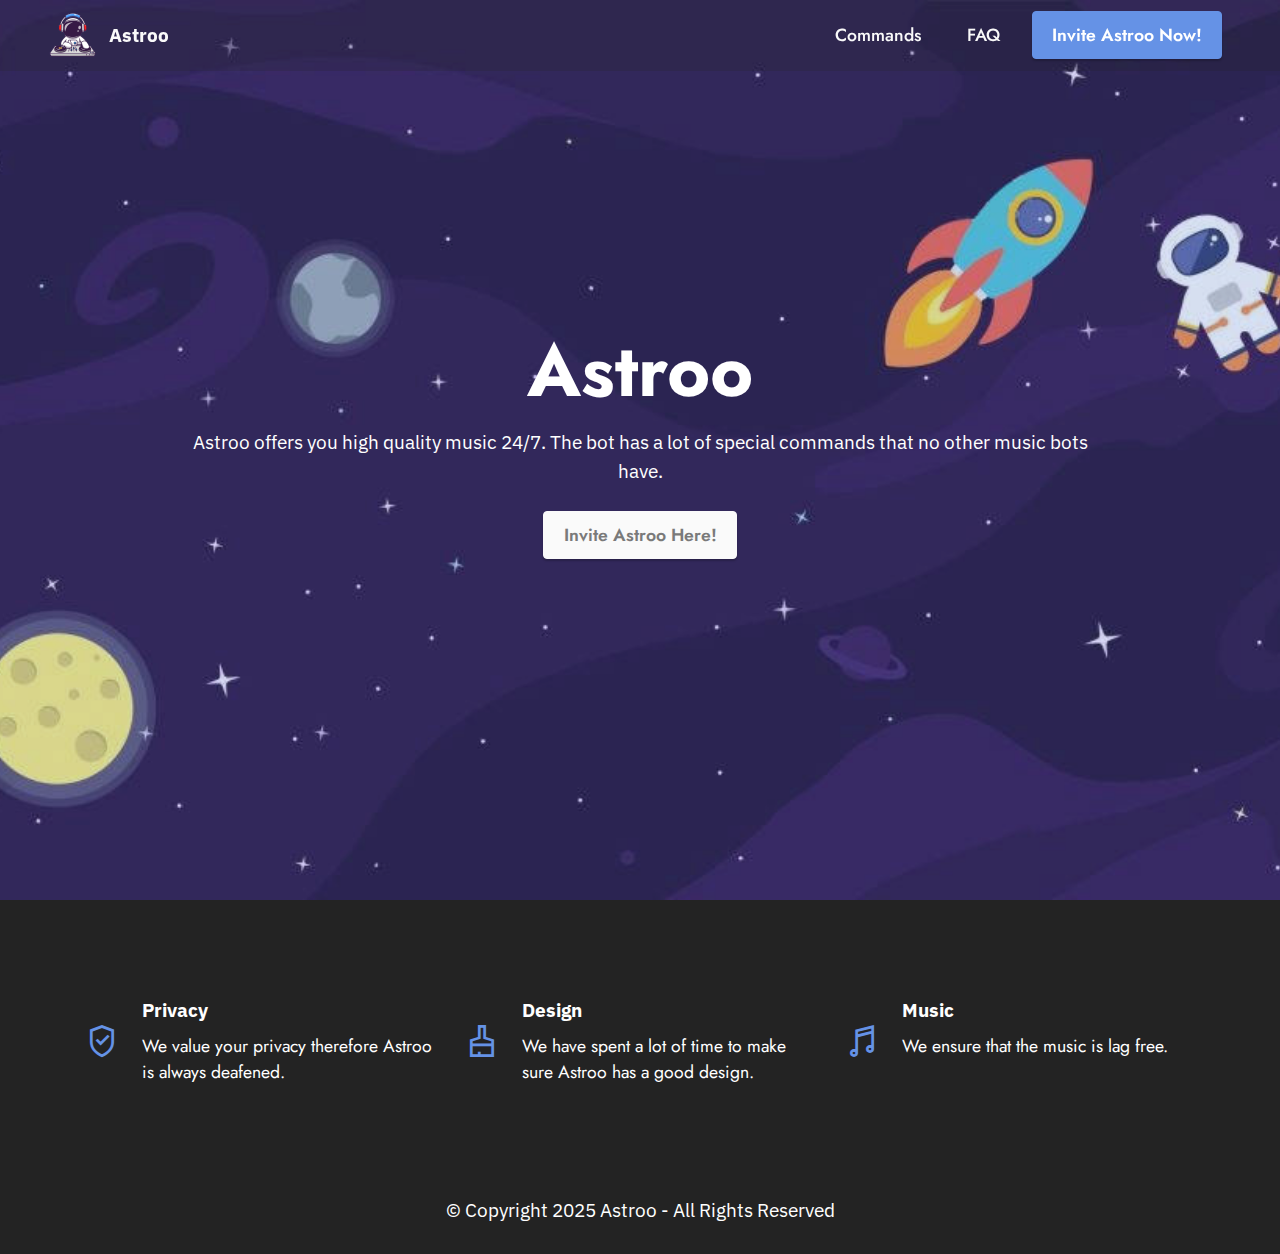
<file: index.html>
<!DOCTYPE html>
<html  >
<head>
  <!-- Site made with Mobirise Website Builder v5.2.0, https://mobirise.com -->
  <meta charset="UTF-8">
  <meta http-equiv="X-UA-Compatible" content="IE=edge">
  <meta name="generator" content="Mobirise v5.2.0, mobirise.com">
  <meta name="twitter:card" content="summary_large_image"/>
  <meta name="twitter:image:src" content="assets/images/index-meta.png">
  <meta property="og:image" content="assets/images/index-meta.png">
  <meta name="twitter:title" content="Astroo |  The Best Discord Music Bot!">
  <meta name="viewport" content="width=device-width, initial-scale=1, minimum-scale=1">
  <link rel="shortcut icon" href="assets/images/uifdsdfsdf-96x96.png" type="image/x-icon">
  <meta name="description" content="Astroo Is a Discord bot that's incredible easy to use. 
The Bot offers music commands that no other music bot has!">
  
  
  <title>Astroo |  The Best Discord Music Bot!</title>
  <link rel="stylesheet" href="assets/web/assets/mobirise-icons2/mobirise2.css">
  <link rel="stylesheet" href="assets/tether/tether.min.css">
  <link rel="stylesheet" href="assets/bootstrap/css/bootstrap.min.css">
  <link rel="stylesheet" href="assets/bootstrap/css/bootstrap-grid.min.css">
  <link rel="stylesheet" href="assets/bootstrap/css/bootstrap-reboot.min.css">
  <link rel="stylesheet" href="assets/dropdown/css/style.css">
  <link rel="stylesheet" href="assets/socicon/css/styles.css">
  <link rel="stylesheet" href="assets/theme/css/style.css">
  <link rel="preload" as="style" href="assets/mobirise/css/mbr-additional.css"><link rel="stylesheet" href="assets/mobirise/css/mbr-additional.css" type="text/css">
  
  
  
  
</head>
<body>

<!-- Analytics -->
<!-- Global site tag (gtag.js) - Google Analytics -->
<script async src="https://www.googletagmanager.com/gtag/js?id=G-B543SMHRSX"></script>
<script>
  window.dataLayer = window.dataLayer || [];
  function gtag(){dataLayer.push(arguments);}
  gtag('js', new Date());

  gtag('config', 'G-B543SMHRSX');
</script>
<!-- /Analytics -->


  
  <section class="menu menu2 cid-sowABMMv3G" once="menu" id="menu2-1g">
    
    <nav class="navbar navbar-dropdown navbar-fixed-top navbar-expand-lg">
        <div class="container-fluid">
            <div class="navbar-brand">
                <span class="navbar-logo">
                    <a href="http://astroo.party">
                        <img src="assets/images/uifdsdfsdf-96x96.png" alt="Astroo" style="height: 3rem;">
                    </a>
                </span>
                <span class="navbar-caption-wrap"><a class="navbar-caption text-white text-primary display-7" href="index.html#top">Astroo</a></span>
            </div>
            <button class="navbar-toggler" type="button" data-toggle="collapse" data-target="#navbarSupportedContent" aria-controls="navbarNavAltMarkup" aria-expanded="false" aria-label="Toggle navigation">
                <div class="hamburger">
                    <span></span>
                    <span></span>
                    <span></span>
                    <span></span>
                </div>
            </button>
            <div class="collapse navbar-collapse" id="navbarSupportedContent">
                <ul class="navbar-nav nav-dropdown" data-app-modern-menu="true"><li class="nav-item"><a class="nav-link link text-white text-primary display-4" href="commands.html">Commands</a></li>
                    <li class="nav-item"><a class="nav-link link text-white text-primary display-4" href="faq.html">FAQ</a>
                    </li></ul>
                
                <div class="navbar-buttons mbr-section-btn"><a class="btn btn-primary display-4" href="https://discord.com/oauth2/authorize?client_id=797222958439333898&scope=bot&permissions=8">
                        Invite Astroo Now!</a></div>
            </div>
        </div>
    </nav>
</section>

<section class="header6 cid-sorcb1TIax mbr-fullscreen" id="header6-9">

    

    <div class="mbr-overlay" style="opacity: 0.2; background-color: rgb(68, 121, 217);"></div>

    <div class="align-center container">
        <div class="row justify-content-center">
            <div class="col-12 col-lg-10">
                <h1 class="mbr-section-title mbr-fonts-style mbr-white mb-3 display-1"><strong>Astroo</strong></h1>
                
                <p class="mbr-text mbr-white mbr-fonts-style display-7">
                    Astroo offers you high quality music 24/7. The bot has a lot of special commands that no other music bots have.
                </p>
                <div class="mbr-section-btn mt-3"><a class="btn btn-white display-4" href="https://discord.com/oauth2/authorize?client_id=797222958439333898&scope=bot&permissions=8" target="_blank">Invite Astroo Here!</a></div>
            </div>
        </div>
    </div>
</section>

<section class="features14 cid-sosISvkKrG" id="features15-t">

    
    
    <div class="container">
        <div class="row justify-content-center">
            <div class="card col-12 col-md-6 col-lg-4">
                <div class="card-wrapper">
                    <span class="mbr-iconfont mobi-mbri-protect mobi-mbri m-auto"></span>
                    <div class="card-box">
                        <h4 class="card-title mbr-fonts-style mb-2 display-7"><strong>Privacy</strong></h4>
                        <h5 class="card-text mbr-fonts-style display-4">We value your privacy therefore Astroo is always deafened.&nbsp;</h5>
                    </div>
                </div>
            </div>
            <div class="card col-12 col-md-6 col-lg-4">
                <div class="card-wrapper">
                    <span class="mbr-iconfont m-auto mobi-mbri-website-theme-2 mobi-mbri"></span>
                    <div class="card-box">
                        <h4 class="card-title mbr-fonts-style mb-2 display-7"><strong>Design</strong></h4>
                        <h5 class="card-text mbr-fonts-style display-4">We have spent a lot of time to make sure Astroo has a good design.</h5>
                    </div>
                </div>
            </div>
            <div class="card col-12 col-md-6 col-lg-4">
                <div class="card-wrapper">
                    <span class="mbr-iconfont m-auto mobi-mbri-music mobi-mbri"></span>
                    <div class="card-box">
                        <h4 class="card-title mbr-fonts-style mb-2 display-7">
                            <strong>Music</strong></h4>
                        <h5 class="card-text mbr-fonts-style display-4">We ensure that the music is lag free.</h5>
                    </div>

                </div>
            </div>
            
        </div>
    </div>
</section>

<section class="footer7 cid-sowADCIK6t" once="footers" id="footer7-1h">

    

    

    <div class="container">
        <div class="media-container-row align-center mbr-white">
            <div class="col-12">
                <p class="mbr-text mb-0 mbr-fonts-style display-7">
                    © Copyright 2025 Astroo - All Rights Reserved
                </p>
            </div>
        </div>
    </div>

  
</body>
</html>
</file>
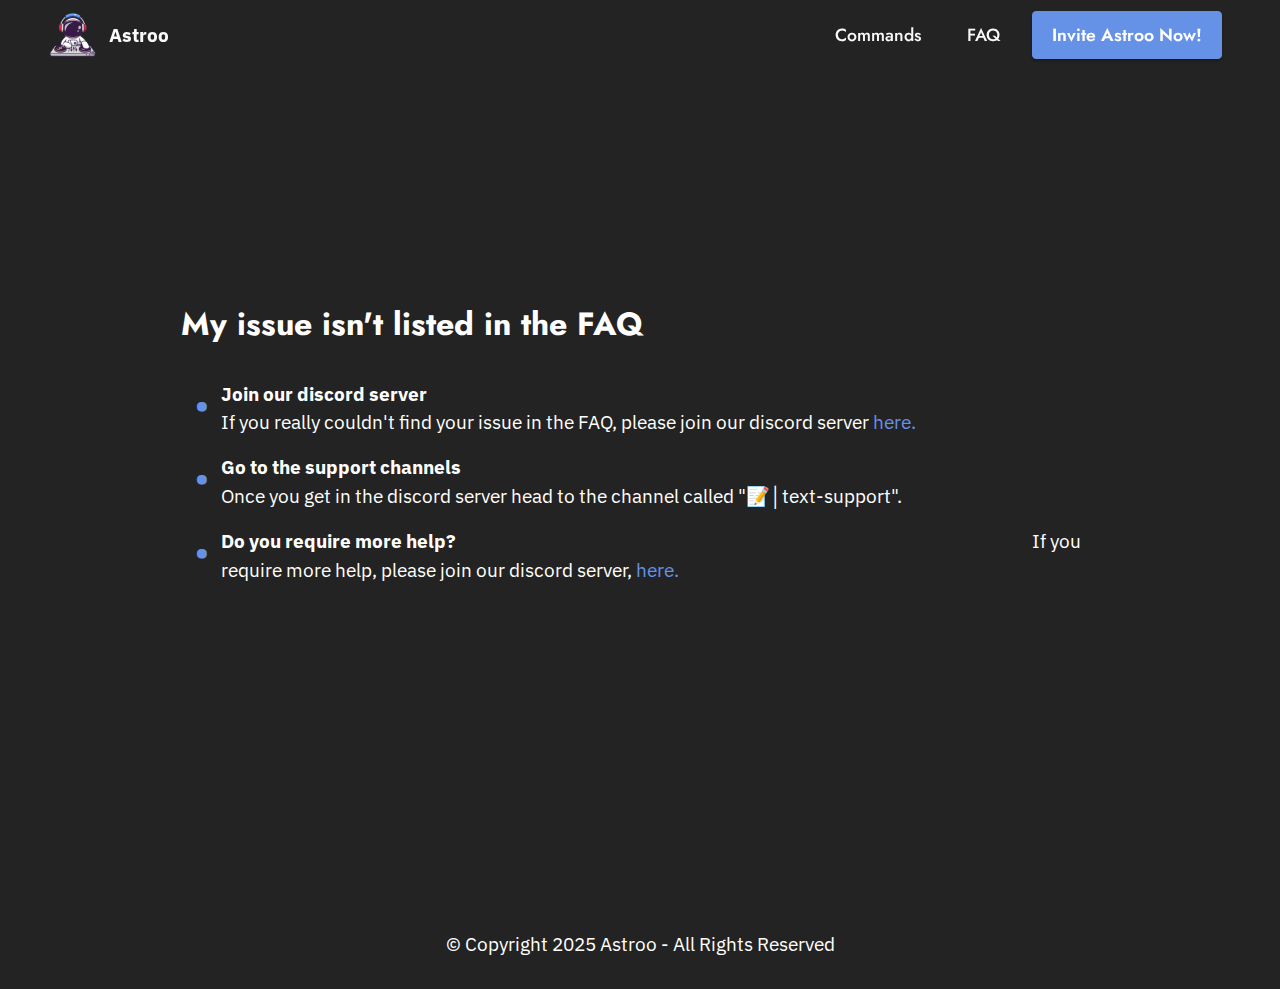
<file: cant.find.your.issue.html>
<!DOCTYPE html>
<html  >
<head>
  <!-- Site made with Mobirise Website Builder v5.2.0, https://mobirise.com -->
  <meta charset="UTF-8">
  <meta http-equiv="X-UA-Compatible" content="IE=edge">
  <meta name="generator" content="Mobirise v5.2.0, mobirise.com">
  <meta name="twitter:card" content="summary_large_image"/>
  <meta name="twitter:image:src" content="assets/images/cant.find.your.issue-meta.png">
  <meta property="og:image" content="assets/images/cant.find.your.issue-meta.png">
  <meta name="twitter:title" content="Astroo |  My issue isn't listed in the faq">
  <meta name="viewport" content="width=device-width, initial-scale=1, minimum-scale=1">
  <link rel="shortcut icon" href="assets/images/uifdsdfsdf-96x96.png" type="image/x-icon">
  <meta name="description" content="In here, you can find what to do if your issue isn't listed in the faq.
">
  
  
  <title>Astroo |  My issue isn't listed in the faq</title>
  <link rel="stylesheet" href="assets/tether/tether.min.css">
  <link rel="stylesheet" href="assets/bootstrap/css/bootstrap.min.css">
  <link rel="stylesheet" href="assets/bootstrap/css/bootstrap-grid.min.css">
  <link rel="stylesheet" href="assets/bootstrap/css/bootstrap-reboot.min.css">
  <link rel="stylesheet" href="assets/dropdown/css/style.css">
  <link rel="stylesheet" href="assets/socicon/css/styles.css">
  <link rel="stylesheet" href="assets/theme/css/style.css">
  <link rel="preload" as="style" href="assets/mobirise/css/mbr-additional.css"><link rel="stylesheet" href="assets/mobirise/css/mbr-additional.css" type="text/css">
  
  
  
  
</head>
<body>

<!-- Analytics -->
<!-- Global site tag (gtag.js) - Google Analytics -->
<script async src="https://www.googletagmanager.com/gtag/js?id=G-B543SMHRSX"></script>
<script>
  window.dataLayer = window.dataLayer || [];
  function gtag(){dataLayer.push(arguments);}
  gtag('js', new Date());

  gtag('config', 'G-B543SMHRSX');
</script>
<!-- /Analytics -->


  
  <section class="menu menu2 cid-sowABMMv3G" once="menu" id="menu2-1g">
    
    <nav class="navbar navbar-dropdown navbar-fixed-top navbar-expand-lg">
        <div class="container-fluid">
            <div class="navbar-brand">
                <span class="navbar-logo">
                    <a href="http://astroo.party">
                        <img src="assets/images/uifdsdfsdf-96x96.png" alt="Astroo" style="height: 3rem;">
                    </a>
                </span>
                <span class="navbar-caption-wrap"><a class="navbar-caption text-white text-primary display-7" href="index.html#top">Astroo</a></span>
            </div>
            <button class="navbar-toggler" type="button" data-toggle="collapse" data-target="#navbarSupportedContent" aria-controls="navbarNavAltMarkup" aria-expanded="false" aria-label="Toggle navigation">
                <div class="hamburger">
                    <span></span>
                    <span></span>
                    <span></span>
                    <span></span>
                </div>
            </button>
            <div class="collapse navbar-collapse" id="navbarSupportedContent">
                <ul class="navbar-nav nav-dropdown" data-app-modern-menu="true"><li class="nav-item"><a class="nav-link link text-white text-primary display-4" href="commands.html">Commands</a></li>
                    <li class="nav-item"><a class="nav-link link text-white text-primary display-4" href="faq.html">FAQ</a>
                    </li></ul>
                
                <div class="navbar-buttons mbr-section-btn"><a class="btn btn-primary display-4" href="https://discord.com/oauth2/authorize?client_id=797222958439333898&scope=bot&permissions=8">
                        Invite Astroo Now!</a></div>
            </div>
        </div>
    </nav>
</section>

<section class="content14 cid-sovuYpBdFT mbr-fullscreen" id="content14-18">
    
    
    
    <div class="container">
        <div class="row justify-content-center">
            <div class="col-md-12 col-lg-10">
                    <h3 class="mbr-section-title mbr-fonts-style mb-4 display-5"><strong>My issue isn't listed in the&nbsp;FAQ</strong></h3>
                <ul class="list mbr-fonts-style display-7">
                    <li><strong>Join our discord server</strong><br>If you really couldn't find your issue in the FAQ, please join our discord server <a href="https://discord.gg/GNazqYgQ6A" class="text-primary" target="_blank">here.&nbsp;</a></li>
                    <li><strong>Go to the support channels</strong><br>Once you get in the discord server head to the channel called "📝│text-support".</li><li><strong>Do you require more help?&nbsp; &nbsp; &nbsp; &nbsp;</strong> &nbsp; &nbsp; &nbsp; &nbsp; &nbsp; &nbsp; &nbsp; &nbsp; &nbsp; &nbsp; &nbsp; &nbsp; &nbsp; &nbsp; &nbsp; &nbsp; &nbsp; &nbsp; &nbsp; &nbsp; &nbsp; &nbsp; &nbsp; &nbsp; &nbsp; &nbsp; &nbsp; &nbsp; &nbsp; &nbsp; &nbsp; &nbsp; &nbsp; &nbsp; &nbsp; &nbsp; &nbsp; &nbsp; &nbsp; &nbsp; &nbsp; &nbsp; &nbsp; &nbsp; &nbsp; &nbsp; &nbsp; &nbsp; &nbsp; &nbsp; &nbsp; &nbsp; &nbsp; &nbsp; &nbsp; &nbsp; &nbsp; &nbsp; &nbsp; &nbsp; &nbsp; &nbsp; &nbsp; &nbsp; &nbsp; &nbsp; &nbsp; &nbsp; If you require more help, please join our discord server, <a href="https://discord.gg/GNazqYgQ6A" class="text-primary" target="_blank">here.</a></li>
                </ul>
            </div>
        </div>
    </div>
</section>

<section class="footer7 cid-sowADCIK6t" once="footers" id="footer7-1h">

    

    

    <div class="container">
        <div class="media-container-row align-center mbr-white">
            <div class="col-12">
                <p class="mbr-text mb-0 mbr-fonts-style display-7">
                    © Copyright 2025 Astroo - All Rights Reserved
                </p>
            </div>
        </div>
    </div>

  
  
</body>
</html>
</file>
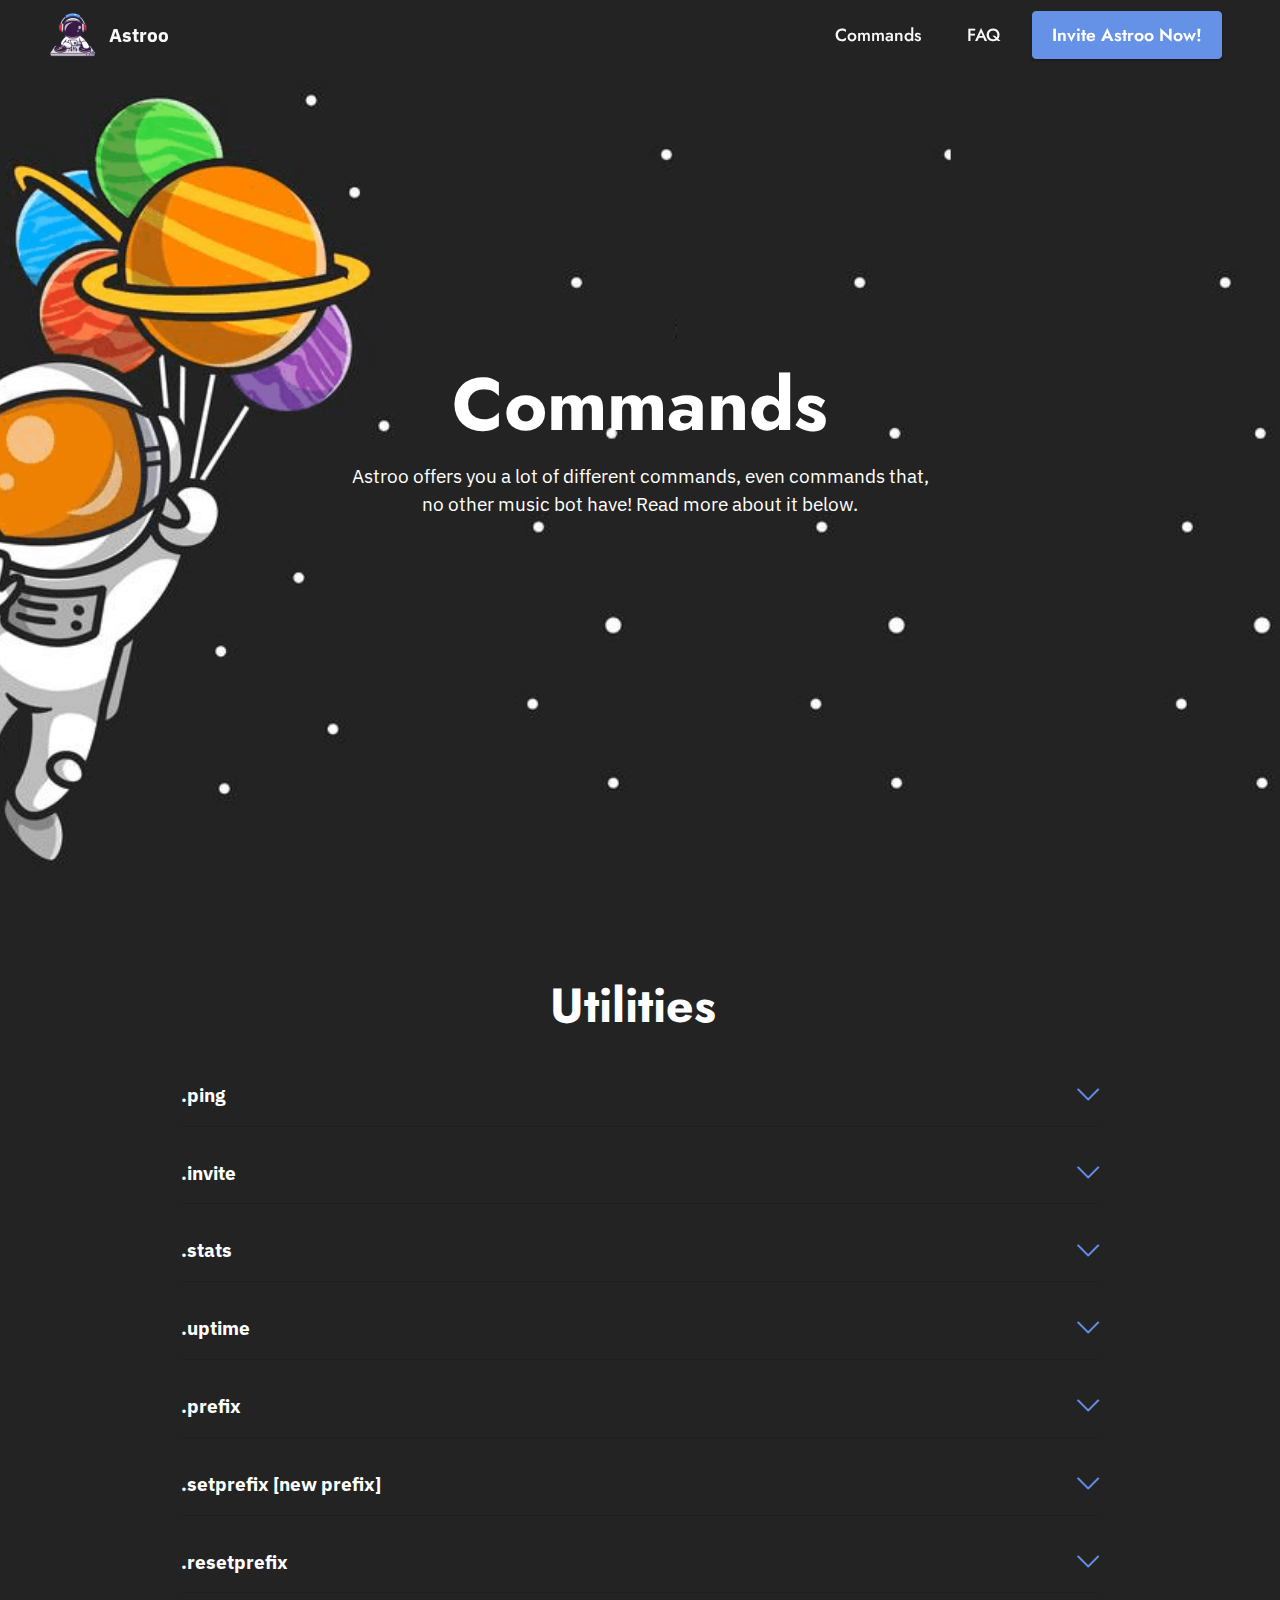
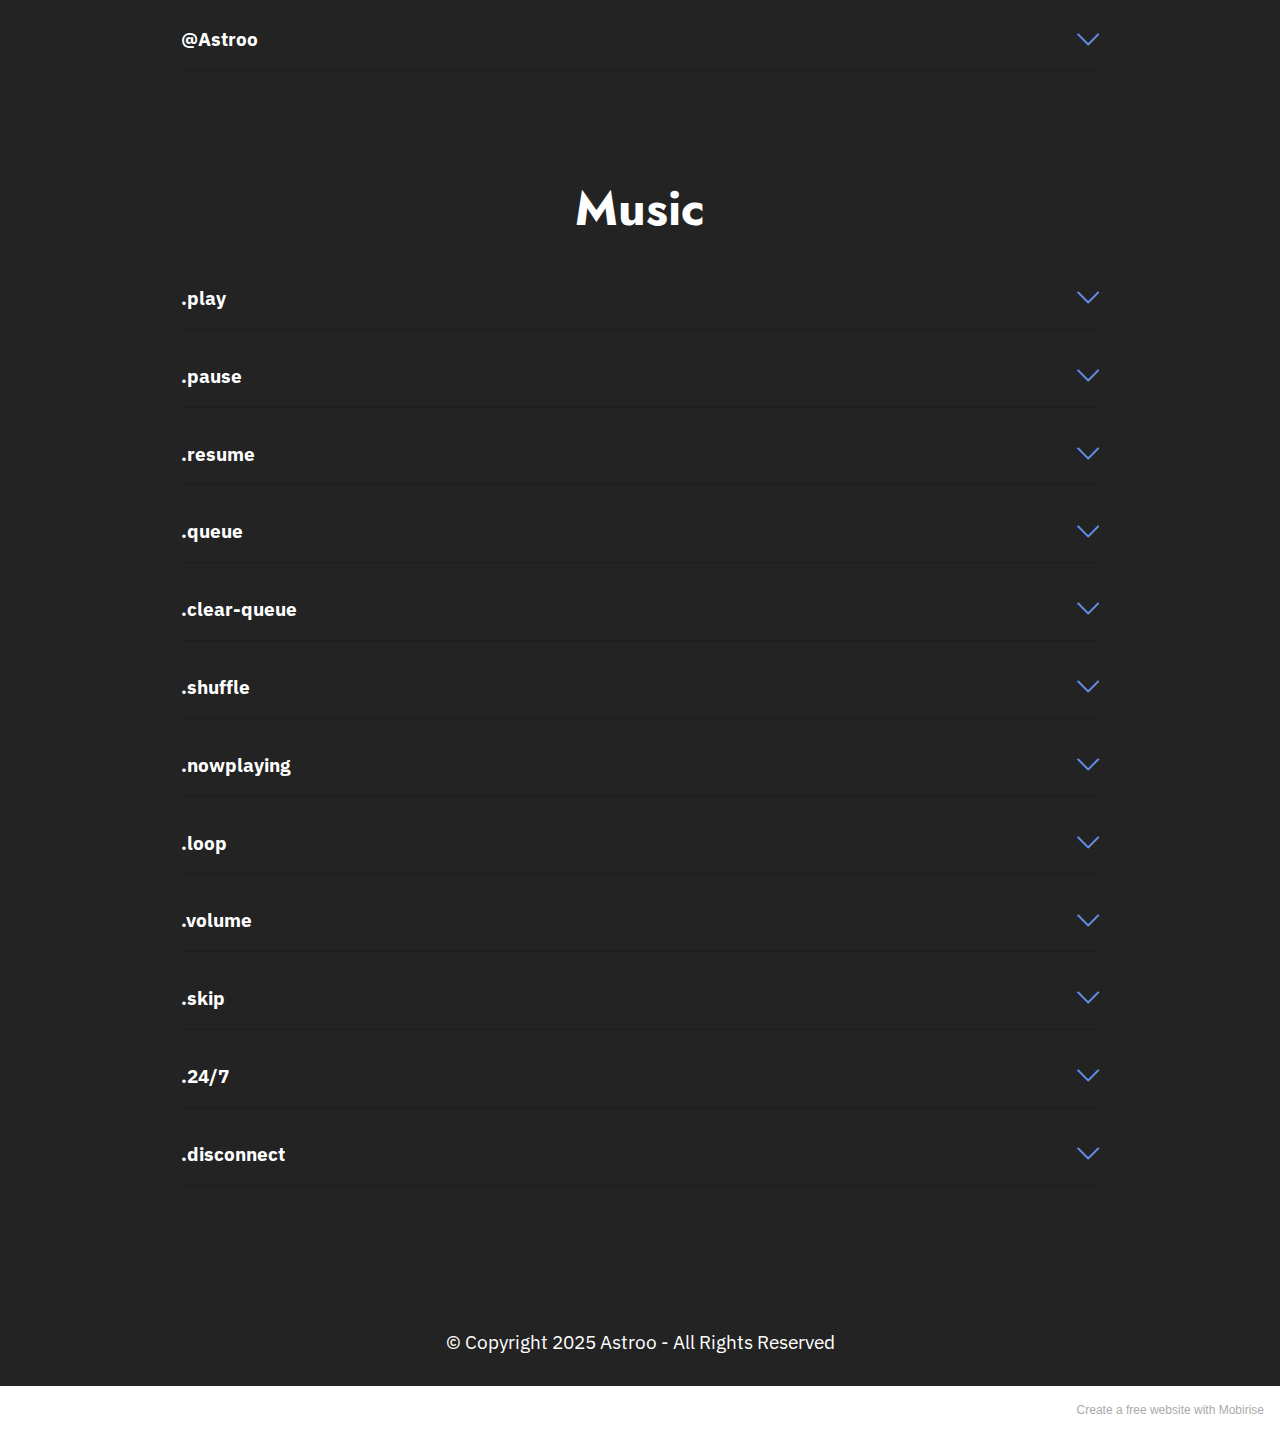
<file: commands.html>
<!DOCTYPE html>
<html  >
<head>
  <!-- Site made with Mobirise Website Builder v5.2.0, https://mobirise.com -->
  <meta charset="UTF-8">
  <meta http-equiv="X-UA-Compatible" content="IE=edge">
  <meta name="generator" content="Mobirise v5.2.0, mobirise.com">
  <meta name="twitter:card" content="summary_large_image"/>
  <meta name="twitter:image:src" content="assets/images/commands-meta.png">
  <meta property="og:image" content="assets/images/commands-meta.png">
  <meta name="twitter:title" content="Astroo |  Commands">
  <meta name="viewport" content="width=device-width, initial-scale=1, minimum-scale=1">
  <link rel="shortcut icon" href="assets/images/uifdsdfsdf-96x96.png" type="image/x-icon">
  <meta name="description" content="Astroo offers you a lot of different commands, even commands that, no other music bot have! Read more about it here.">
  
  
  <title>Astroo |  Commands</title>
  <link rel="stylesheet" href="assets/web/assets/mobirise-icons2/mobirise2.css">
  <link rel="stylesheet" href="assets/web/assets/mobirise-icons/mobirise-icons.css">
  <link rel="stylesheet" href="assets/tether/tether.min.css">
  <link rel="stylesheet" href="assets/bootstrap/css/bootstrap.min.css">
  <link rel="stylesheet" href="assets/bootstrap/css/bootstrap-grid.min.css">
  <link rel="stylesheet" href="assets/bootstrap/css/bootstrap-reboot.min.css">
  <link rel="stylesheet" href="assets/dropdown/css/style.css">
  <link rel="stylesheet" href="assets/socicon/css/styles.css">
  <link rel="stylesheet" href="assets/theme/css/style.css">
  <link rel="preload" as="style" href="assets/mobirise/css/mbr-additional.css"><link rel="stylesheet" href="assets/mobirise/css/mbr-additional.css" type="text/css">
  
  
  
  
</head>
<body>

<!-- Analytics -->
<!-- Global site tag (gtag.js) - Google Analytics -->
<script async src="https://www.googletagmanager.com/gtag/js?id=G-B543SMHRSX"></script>
<script>
  window.dataLayer = window.dataLayer || [];
  function gtag(){dataLayer.push(arguments);}
  gtag('js', new Date());

  gtag('config', 'G-B543SMHRSX');
</script>
<!-- /Analytics -->


  
  <section class="menu menu2 cid-sowABMMv3G" once="menu" id="menu2-1g">
    
    <nav class="navbar navbar-dropdown navbar-fixed-top navbar-expand-lg">
        <div class="container-fluid">
            <div class="navbar-brand">
                <span class="navbar-logo">
                    <a href="http://astroo.party">
                        <img src="assets/images/uifdsdfsdf-96x96.png" alt="Astroo" style="height: 3rem;">
                    </a>
                </span>
                <span class="navbar-caption-wrap"><a class="navbar-caption text-white text-primary display-7" href="index.html#top">Astroo</a></span>
            </div>
            <button class="navbar-toggler" type="button" data-toggle="collapse" data-target="#navbarSupportedContent" aria-controls="navbarNavAltMarkup" aria-expanded="false" aria-label="Toggle navigation">
                <div class="hamburger">
                    <span></span>
                    <span></span>
                    <span></span>
                    <span></span>
                </div>
            </button>
            <div class="collapse navbar-collapse" id="navbarSupportedContent">
                <ul class="navbar-nav nav-dropdown" data-app-modern-menu="true"><li class="nav-item"><a class="nav-link link text-white text-primary display-4" href="commands.html">Commands</a></li>
                    <li class="nav-item"><a class="nav-link link text-white text-primary display-4" href="faq.html">FAQ</a>
                    </li></ul>
                
                <div class="navbar-buttons mbr-section-btn"><a class="btn btn-primary display-4" href="https://discord.com/oauth2/authorize?client_id=797222958439333898&scope=bot&permissions=8">
                        Invite Astroo Now!</a></div>
            </div>
        </div>
    </nav>
</section>

<section class="header6 cid-sosmzH1gSJ mbr-fullscreen" id="header6-n">

    

    <div class="mbr-overlay" style="opacity: 0; background-color: rgb(68, 121, 217);"></div>

    <div class="align-center container">
        <div class="row justify-content-center">
            <div class="col-12 col-lg-10">
                <h1 class="mbr-section-title mbr-fonts-style mbr-white mb-3 display-1"><strong>Commands</strong></h1>
                
                <p class="mbr-text mbr-white mbr-fonts-style display-7">Astroo offers you a lot of different commands, even commands that,<br>no other music bot have! Read more about it below.</p>
                
            </div>
        </div>
    </div>
</section>

<section class="content17 cid-sosmlQKlJ4" id="content17-l">

    

    
    
    <div class="container">
        
            <div class="row justify-content-center">
                <div class="col-12 col-md-10">
                    <div class="section-head align-center mb-4">
                        <h3 class="mbr-section-title mb-0 mbr-fonts-style display-2">
                            <strong>Utilities&nbsp;</strong></h3>
                        
                    </div>
                    
                    <div id="bootstrap-toggle" class="toggle-panel accordionStyles tab-content">
                        <div class="card mb-3">
                            <div class="card-header" role="tab" id="headingOne">
                                <a role="button" class="collapsed panel-title text-black" data-toggle="collapse" data-core="" href="#collapse1_1" aria-expanded="false" aria-controls="collapse1">
                                    <h6 class="panel-title-edit mbr-fonts-style mb-0 display-7"><strong>.ping</strong>&nbsp; &nbsp; &nbsp; &nbsp; &nbsp; &nbsp; &nbsp; &nbsp; &nbsp; &nbsp; &nbsp; &nbsp; &nbsp; &nbsp; &nbsp; &nbsp; &nbsp;</h6>
                                    <span class="sign mbr-iconfont mbri-arrow-down"></span>
                                </a>
                            </div>
                            <div id="collapse1_1" class="panel-collapse noScroll collapse" role="tabpanel" aria-labelledby="headingOne">
                                <div class="panel-body">
                                    <p class="mbr-fonts-style panel-text display-7">Displays the bot ping.<br>Aliases: None.</p>
                                </div>
                            </div>
                        </div>
                        <div class="card mb-3">
                            <div class="card-header" role="tab" id="headingTwo">
                                <a role="button" class="collapsed panel-title text-black" data-toggle="collapse" data-core="" href="#collapse2_1" aria-expanded="false" aria-controls="collapse2">
                                    <h6 class="panel-title-edit mbr-fonts-style mb-0 display-7"><strong>.invite</strong>&nbsp; &nbsp; &nbsp; &nbsp; &nbsp; &nbsp; &nbsp; &nbsp; &nbsp; &nbsp; &nbsp; &nbsp; &nbsp; &nbsp; &nbsp; &nbsp; &nbsp;</h6>
                                    <span class="sign mbr-iconfont mbri-arrow-down"></span>
                                </a>

                            </div>
                            <div id="collapse2_1" class="panel-collapse noScroll collapse" role="tabpanel" aria-labelledby="headingTwo">
                                <div class="panel-body">
                                    <p class="mbr-fonts-style panel-text display-7">Sends the bot invite link, and the support server invite link.<br>Aliases: None.</p>
                                </div>
                            </div>
                        </div>
                        <div class="card mb-3">
                            <div class="card-header" role="tab" id="headingThree">
                                <a role="button" class="collapsed panel-title text-black" data-toggle="collapse" data-core="" href="#collapse3_1" aria-expanded="false" aria-controls="collapse3">
                                    <h6 class="panel-title-edit mbr-fonts-style mb-0 display-7"><strong>.stats</strong>&nbsp; &nbsp; &nbsp; &nbsp; &nbsp; &nbsp; &nbsp; &nbsp; &nbsp; &nbsp; &nbsp; &nbsp; &nbsp; &nbsp; &nbsp; &nbsp; &nbsp;</h6>
                                    <span class="sign mbr-iconfont mbri-arrow-down"></span>
                                </a>
                            </div>
                            <div id="collapse3_1" class="panel-collapse noScroll collapse" role="tabpanel" aria-labelledby="headingThree">
                                <div class="panel-body">
                                    <p class="mbr-fonts-style panel-text display-7">Displays the bot stats.<br>Aliases: sta</p>
                                </div>
                            </div>
                        </div>
                        <div class="card mb-3">
                            <div class="card-header" role="tab" id="headingThree">
                                <a role="button" class="collapsed panel-title text-black" data-toggle="collapse" data-core="" href="#collapse4_1" aria-expanded="false" aria-controls="collapse4">
                                    <h6 class="panel-title-edit mbr-fonts-style mb-0 display-7"><strong>.uptime</strong>&nbsp; &nbsp; &nbsp; &nbsp; &nbsp; &nbsp; &nbsp; &nbsp; &nbsp; &nbsp; &nbsp; &nbsp; &nbsp; &nbsp; &nbsp; &nbsp; &nbsp;</h6>
                                    <span class="sign mbr-iconfont mbri-arrow-down"></span>
                                </a>
                            </div>
                            <div id="collapse4_1" class="panel-collapse noScroll collapse" role="tabpanel" aria-labelledby="headingThree">
                                <div class="panel-body">
                                    <p class="mbr-fonts-style panel-text display-7">
                                       Get the time since the bot started.<br>Aliases: None.</p>
                                </div>
                            </div>
                        </div>
                        <div class="card mb-3">
                            <div class="card-header" role="tab" id="headingThree">
                                <a role="button" class="collapsed panel-title text-black" data-toggle="collapse" data-core="" href="#collapse5_1" aria-expanded="false" aria-controls="collapse5">
                                   <h6 class="panel-title-edit mbr-fonts-style mb-0 display-7"><strong>.prefix</strong></h6>
                                        <span class="mbr-iconfont mobi-mbri-arrow-down mobi-mbri"></span>
                                </a>
                            </div>
                            <div id="collapse5_1" class="panel-collapse noScroll collapse" role="tabpanel" aria-labelledby="headingThree">
                                <div class="panel-body">
                                    <p class="mbr-fonts-style panel-text display-7">Gives you a overview of the permissions you need to change prefix.<br>Aliases: pre</p>
                                </div>
                            </div>
                        </div>
                        <div class="card mb-3">
                            <div class="card-header" role="tab" id="headingThree">
                                <a role="button" class="collapsed panel-title text-black" data-toggle="collapse" data-core="" href="#collapse6_1" aria-expanded="false" aria-controls="collapse6">
                                    <h6 class="panel-title-edit mbr-fonts-style mb-0 display-7"><strong>.setprefix [new prefix]&nbsp;</strong></h6>
                                    <span class="mbr-iconfont mobi-mbri-arrow-down mobi-mbri"></span>
                                </a>
                            </div>
                            <div id="collapse6_1" class="panel-collapse noScroll collapse" role="tabpanel" aria-labelledby="headingThree">
                                <div class="panel-body">
                                    <p class="mbr-fonts-style panel-text display-7">Changes the bots prefix.<br>Aliases: sp</p>
                                </div>
                            </div>
                        </div>
                    </div>
                </div>
            </div>
        </div>
</section>

<section class="content16 cid-soC0lWoXdH" id="content16-1i">

    

    
    <div class="container">
        <div class="row justify-content-center">
            <div class="col-12 col-md-10">
                
                <div id="bootstrap-accordion_2" class="panel-group accordionStyles accordion" role="tablist" aria-multiselectable="true">
                    <div class="card mb-3">
                        <div class="card-header" role="tab" id="headingOne">
                            <a role="button" class="panel-title collapsed" data-toggle="collapse" data-core="" href="#collapse1_2" aria-expanded="false" aria-controls="collapse1">
                                <h6 class="panel-title-edit mbr-fonts-style mb-0 display-7"><strong>.resetprefix</strong></h6>
                                <span class="sign mbr-iconfont mbri-arrow-down"></span>
                            </a>
                        </div>
                        <div id="collapse1_2" class="panel-collapse noScroll collapse" role="tabpanel" aria-labelledby="headingOne" data-parent="#bootstrap-accordion_2">
                            <div class="panel-body">
                                <p class="mbr-fonts-style panel-text display-4">Resets the bot prefix.&nbsp;<br>Aliases: rp</p>
                            </div>
                        </div>
                    </div>
                    <div class="card mb-3">
                        <div class="card-header" role="tab" id="headingOne">
                            <a role="button" class="panel-title collapsed" data-toggle="collapse" data-core="" href="#collapse2_2" aria-expanded="false" aria-controls="collapse2">
                                <h6 class="panel-title-edit mbr-fonts-style mb-0 display-7"><strong>@Astroo</strong></h6>
                                <span class="sign mbr-iconfont mbri-arrow-down"></span>
                            </a>
                        </div>
                        <div id="collapse2_2" class="panel-collapse noScroll collapse" role="tabpanel" aria-labelledby="headingOne" data-parent="#bootstrap-accordion_2">
                            <div class="panel-body">
                                <p class="mbr-fonts-style panel-text display-4">
                                    Displays the bot's prefix in the server.<br>Aliases: None.</p>
                            </div>
                        </div>
                    </div>
                    
                    
                    
                    
                </div>
            </div>
        </div>
    </div>
</section>

<section class="content16 cid-sossGZPAfu" id="content16-o">

    

    
    <div class="container">
        <div class="row justify-content-center">
            <div class="col-12 col-md-10">
                <div class="mbr-section-head align-center mb-4">
                    <h3 class="mbr-section-title mb-0 mbr-fonts-style display-2">
                        <strong>Music</strong></h3>
                    
                </div>
                <div id="bootstrap-accordion_3" class="panel-group accordionStyles accordion" role="tablist" aria-multiselectable="true">
                    <div class="card mb-3">
                        <div class="card-header" role="tab" id="headingOne">
                            <a role="button" class="panel-title collapsed" data-toggle="collapse" data-core="" href="#collapse1_3" aria-expanded="false" aria-controls="collapse1">
                                <h6 class="panel-title-edit mbr-fonts-style mb-0 display-7"><strong>.play</strong>&nbsp; &nbsp; &nbsp; &nbsp; &nbsp; &nbsp; &nbsp; &nbsp; &nbsp; &nbsp; &nbsp; &nbsp; &nbsp; &nbsp; &nbsp; &nbsp; &nbsp;</h6>
                                <span class="sign mbr-iconfont mbri-arrow-down"></span>
                            </a>
                        </div>
                        <div id="collapse1_3" class="panel-collapse noScroll collapse" role="tabpanel" aria-labelledby="headingOne" data-parent="#bootstrap-accordion_3">
                            <div class="panel-body">
                                <p class="mbr-fonts-style panel-text display-4">Plays a song with the given name or url.<br>Aliases: p</p>
                            </div>
                        </div>
                    </div>
                    <div class="card mb-3">
                        <div class="card-header" role="tab" id="headingOne">
                            <a role="button" class="panel-title collapsed" data-toggle="collapse" data-core="" href="#collapse2_3" aria-expanded="false" aria-controls="collapse2">
                                <h6 class="panel-title-edit mbr-fonts-style mb-0 display-7"><strong>.pause</strong></h6>
                                <span class="sign mbr-iconfont mbri-arrow-down"></span>
                            </a>
                        </div>
                        <div id="collapse2_3" class="panel-collapse noScroll collapse" role="tabpanel" aria-labelledby="headingOne" data-parent="#bootstrap-accordion_3">
                            <div class="panel-body">
                                <p class="mbr-fonts-style panel-text display-4">Pauses the currently playing track.<br>Aliases: None.</p>
                            </div>
                        </div>
                    </div>
                    <div class="card mb-3">
                        <div class="card-header" role="tab" id="headingOne">
                            <a role="button" class="panel-title collapsed" data-toggle="collapse" data-core="" href="#collapse3_3" aria-expanded="false" aria-controls="collapse3">
                                <h6 class="panel-title-edit mbr-fonts-style mb-0 display-7"><strong>.resume</strong></h6>
                                <span class="sign mbr-iconfont mbri-arrow-down"></span>
                            </a>
                        </div>
                        <div id="collapse3_3" class="panel-collapse noScroll collapse" role="tabpanel" aria-labelledby="headingOne" data-parent="#bootstrap-accordion_3">
                            <div class="panel-body">
                                <p class="mbr-fonts-style panel-text display-4">Resumes the currently playing track.<br>Aliases: r</p>
                            </div>
                        </div>
                    </div>
                    <div class="card mb-3">
                        <div class="card-header" role="tab" id="headingOne">
                            <a role="button" class="panel-title collapsed" data-toggle="collapse" data-core="" href="#collapse4_3" aria-expanded="false" aria-controls="collapse4">
                                <h6 class="panel-title-edit mbr-fonts-style mb-0 display-7"><strong>.queue</strong></h6>
                                <span class="sign mbr-iconfont mbri-arrow-down"></span>
                            </a>
                        </div>
                        <div id="collapse4_3" class="panel-collapse noScroll collapse" role="tabpanel" aria-labelledby="headingOne" data-parent="#bootstrap-accordion_3">
                            <div class="panel-body">
                                <p class="mbr-fonts-style panel-text display-4">
                                    View the song(s) in the queue.<br>Aliases: q</p>
                            </div>
                        </div>
                    </div>
                    <div class="card mb-3">
                        <div class="card-header" role="tab" id="headingOne">
                            <a role="button" class="panel-title collapsed" data-toggle="collapse" data-core="" href="#collapse5_3" aria-expanded="false" aria-controls="collapse5">
                                <h6 class="panel-title-edit mbr-fonts-style mb-0 display-7"><strong>.clear-queue</strong></h6>
                                <span class="sign mbr-iconfont mbri-arrow-down"></span>
                            </a>
                        </div>
                        <div id="collapse5_3" class="panel-collapse noScroll collapse" role="tabpanel" aria-labelledby="headingOne" data-parent="#bootstrap-accordion_3">
                            <div class="panel-body">
                                <p class="mbr-fonts-style panel-text display-4">
                                    Removes all songs from the queue.<br>Aliases: cq</p>
                            </div>
                        </div>
                    </div>
                    <div class="card mb-3">
                        <div class="card-header" role="tab" id="headingOne">
                            <a role="button" class="panel-title collapsed" data-toggle="collapse" data-core="" href="#collapse6_3" aria-expanded="false" aria-controls="collapse6">
                                <h6 class="panel-title-edit mbr-fonts-style mb-0 display-7"><strong>.shuffle</strong></h6>
                                <span class="sign mbr-iconfont mbri-arrow-down"></span>
                            </a>
                        </div>
                        <div id="collapse6_3" class="panel-collapse noScroll collapse" role="tabpanel" aria-labelledby="headingOne" data-parent="#bootstrap-accordion_3">
                            <div class="panel-body">
                                <p class="mbr-fonts-style panel-text display-4">
                                    Shuffles the queue. <br>Aliases: .sh</p>
                            </div>
                        </div>
                    </div>
                </div>
            </div>
        </div>
    </div>
</section>

<section class="content17 cid-soswMQJHZJ" id="content17-p">

    

    
    
    <div class="container">
        
            <div class="row justify-content-center">
                <div class="col-12 col-md-10">
                    
                    
                    <div id="bootstrap-toggle" class="toggle-panel accordionStyles tab-content">
                        <div class="card mb-3">
                            <div class="card-header" role="tab" id="headingOne">
                                <a role="button" class="collapsed panel-title text-black" data-toggle="collapse" data-core="" href="#collapse1_4" aria-expanded="false" aria-controls="collapse1">
                                    <h6 class="panel-title-edit mbr-fonts-style mb-0 display-7"><strong>.nowplaying</strong>
                                </h6>
                                    <span class="sign mbr-iconfont mbri-arrow-down"></span>
                                </a>
                            </div>
                            <div id="collapse1_4" class="panel-collapse noScroll collapse" role="tabpanel" aria-labelledby="headingOne">
                                <div class="panel-body">
                                    <p class="mbr-fonts-style panel-text display-7">Displays the song that's currently playing.<br>Aliases: np</p>
                                </div>
                            </div>
                        </div>
                        <div class="card mb-3">
                            <div class="card-header" role="tab" id="headingTwo">
                                <a role="button" class="collapsed panel-title text-black" data-toggle="collapse" data-core="" href="#collapse2_4" aria-expanded="false" aria-controls="collapse2">
                                    <h6 class="panel-title-edit mbr-fonts-style mb-0 display-7"><strong>.loop</strong></h6>
                                    <span class="sign mbr-iconfont mbri-arrow-down"></span>
                                </a>

                            </div>
                            <div id="collapse2_4" class="panel-collapse noScroll collapse" role="tabpanel" aria-labelledby="headingTwo">
                                <div class="panel-body">
                                    <p class="mbr-fonts-style panel-text display-7">Loop the currently playing song.<br>Aliases: l</p>
                                </div>
                            </div>
                        </div>
                        <div class="card mb-3">
                            <div class="card-header" role="tab" id="headingThree">
                                <a role="button" class="collapsed panel-title text-black" data-toggle="collapse" data-core="" href="#collapse3_4" aria-expanded="false" aria-controls="collapse3">
                                    <h6 class="panel-title-edit mbr-fonts-style mb-0 display-7"><strong>.volume</strong></h6>
                                    <span class="sign mbr-iconfont mbri-arrow-down"></span>
                                </a>
                            </div>
                            <div id="collapse3_4" class="panel-collapse noScroll collapse" role="tabpanel" aria-labelledby="headingThree">
                                <div class="panel-body">
                                    <p class="mbr-fonts-style panel-text display-7">Controls the music volume.<br>Aliases: v</p>
                                </div>
                            </div>
                        </div>
                        <div class="card mb-3">
                            <div class="card-header" role="tab" id="headingThree">
                                <a role="button" class="collapsed panel-title text-black" data-toggle="collapse" data-core="" href="#collapse4_4" aria-expanded="false" aria-controls="collapse4">
                                    <h6 class="panel-title-edit mbr-fonts-style mb-0 display-7"><strong>.skip</strong></h6>
                                    <span class="sign mbr-iconfont mbri-arrow-down"></span>
                                </a>
                            </div>
                            <div id="collapse4_4" class="panel-collapse noScroll collapse" role="tabpanel" aria-labelledby="headingThree">
                                <div class="panel-body">
                                    <p class="mbr-fonts-style panel-text display-7">
                                       Skips the currently playing song.<br>Aliases: st</p>
                                </div>
                            </div>
                        </div>
                        <div class="card mb-3">
                            <div class="card-header" role="tab" id="headingThree">
                                <a role="button" class="collapsed panel-title text-black" data-toggle="collapse" data-core="" href="#collapse5_4" aria-expanded="false" aria-controls="collapse5">
                                   <h6 class="panel-title-edit mbr-fonts-style mb-0 display-7"><strong>.24/7</strong></h6>
                                        <span class="mbr-iconfont mobi-mbri-arrow-down mobi-mbri"></span>
                                </a>
                            </div>
                            <div id="collapse5_4" class="panel-collapse noScroll collapse" role="tabpanel" aria-labelledby="headingThree">
                                <div class="panel-body">
                                    <p class="mbr-fonts-style panel-text display-7">
                                       Lets the bot stay in the voice channel 24/7.<br>Aliases: None.</p>
                                </div>
                            </div>
                        </div>
                        <div class="card mb-3">
                            <div class="card-header" role="tab" id="headingThree">
                                <a role="button" class="collapsed panel-title text-black" data-toggle="collapse" data-core="" href="#collapse6_4" aria-expanded="false" aria-controls="collapse6">
                                    <h6 class="panel-title-edit mbr-fonts-style mb-0 display-7"><strong>.disconnect&nbsp;</strong></h6>
                                    <span class="mbr-iconfont mobi-mbri-arrow-down mobi-mbri"></span>
                                </a>
                            </div>
                            <div id="collapse6_4" class="panel-collapse noScroll collapse" role="tabpanel" aria-labelledby="headingThree">
                                <div class="panel-body">
                                    <p class="mbr-fonts-style panel-text display-7">Disconnects the bot from the voice channel. </p>
                                </div>
                            </div>
                        </div>
                    </div>
                </div>
            </div>
        </div>
</section>

<section class="footer7 cid-sowADCIK6t" once="footers" id="footer7-1h">

    

    

    <div class="container">
        <div class="media-container-row align-center mbr-white">
            <div class="col-12">
                <p class="mbr-text mb-0 mbr-fonts-style display-7">
                    © Copyright 2025 Astroo - All Rights Reserved
                </p>
            </div>
        </div>
    </div>
</section><section style="background-color: #fff; font-family: -apple-system, BlinkMacSystemFont, 'Segoe UI', 'Roboto', 'Helvetica Neue', Arial, sans-serif; color:#aaa; font-size:12px; padding: 0; align-items: center; display: flex;"><a href="https://mobirise.site/a" style="flex: 1 1; height: 3rem; padding-left: 1rem;"></a><p style="flex: 0 0 auto; margin:0; padding-right:1rem;">Create a free <a href="https://mobirise.site/y" style="color:#aaa;">website</a> with Mobirise</p></section><script src="assets/web/assets/jquery/jquery.min.js"></script>  <script src="assets/popper/popper.min.js"></script>  <script src="assets/tether/tether.min.js"></script>  <script src="assets/bootstrap/js/bootstrap.min.js"></script>  <script src="assets/smoothscroll/smooth-scroll.js"></script>  <script src="assets/mbr-switch-arrow/mbr-switch-arrow.js"></script>  <script src="assets/dropdown/js/nav-dropdown.js"></script>  <script src="assets/dropdown/js/navbar-dropdown.js"></script>  <script src="assets/touchswipe/jquery.touch-swipe.min.js"></script>  <script src="assets/theme/js/script.js"></script>  
  
  
</body>
</html>
</file>
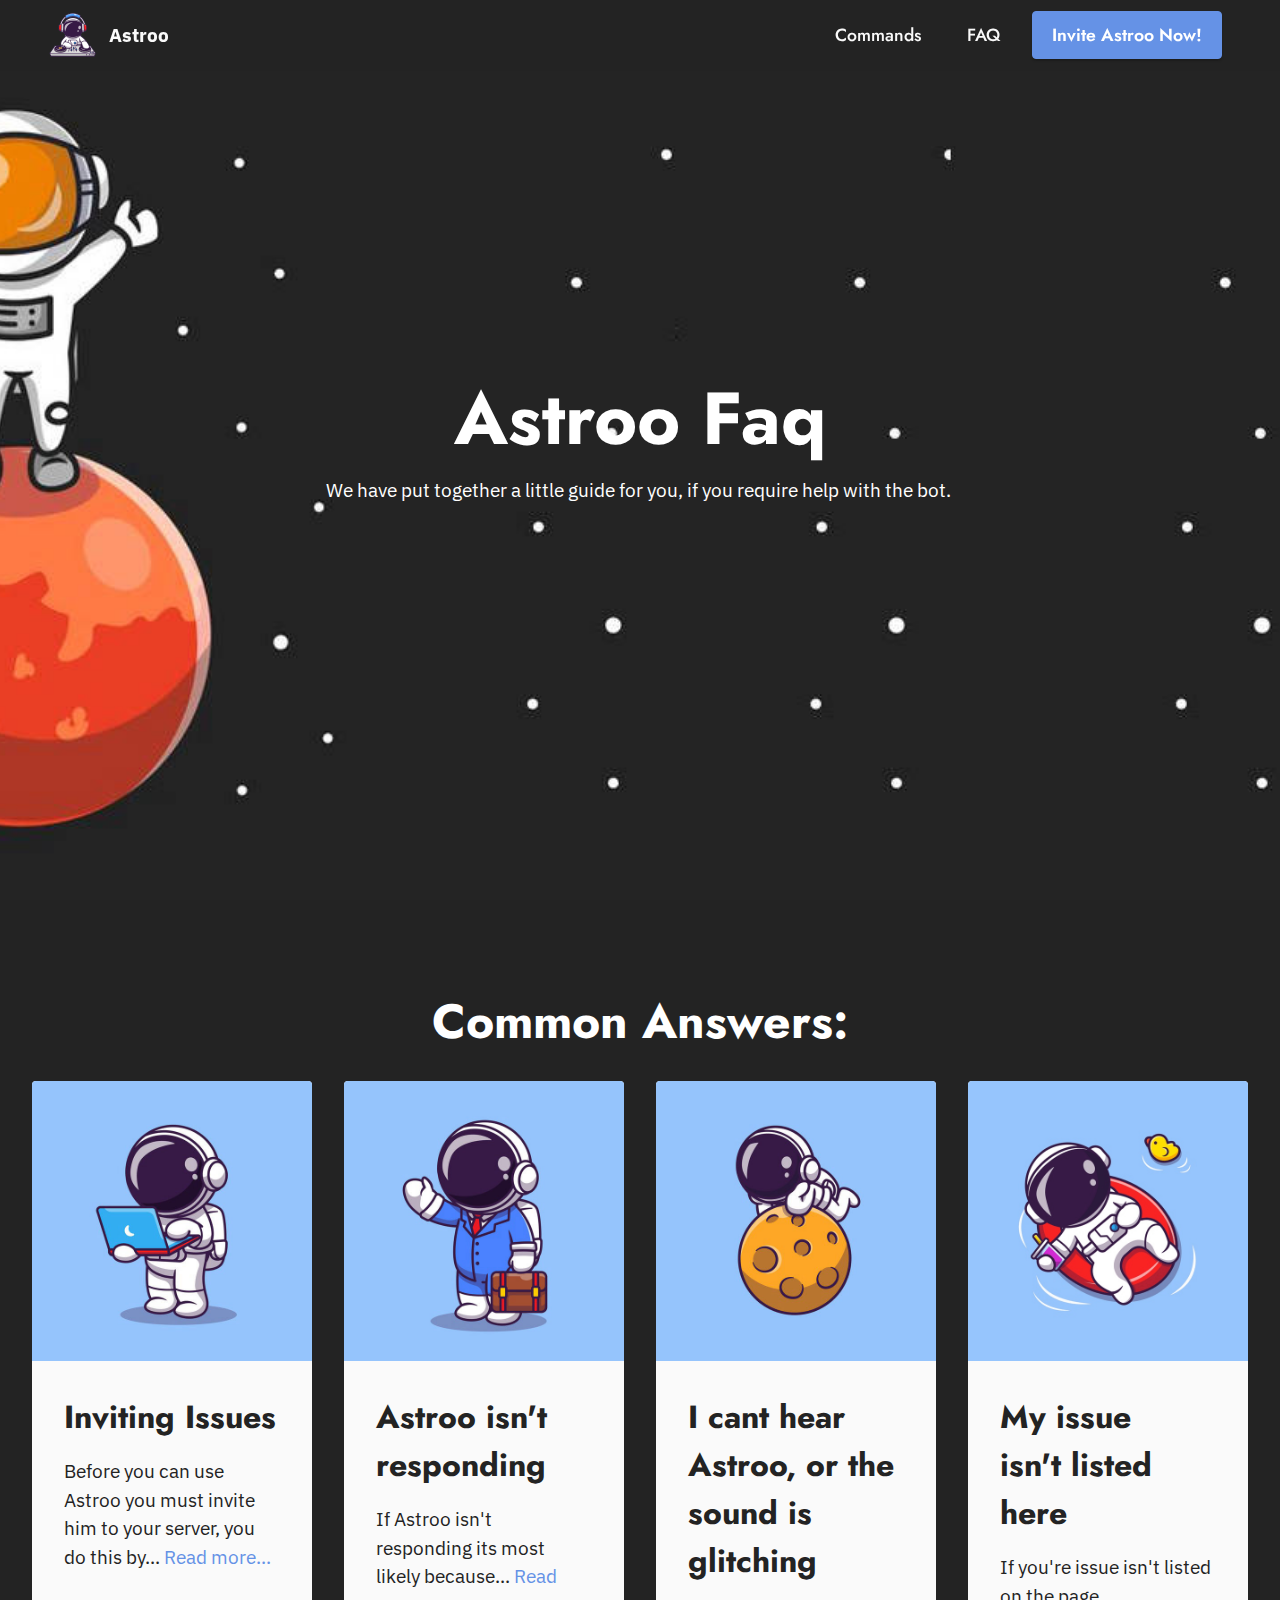
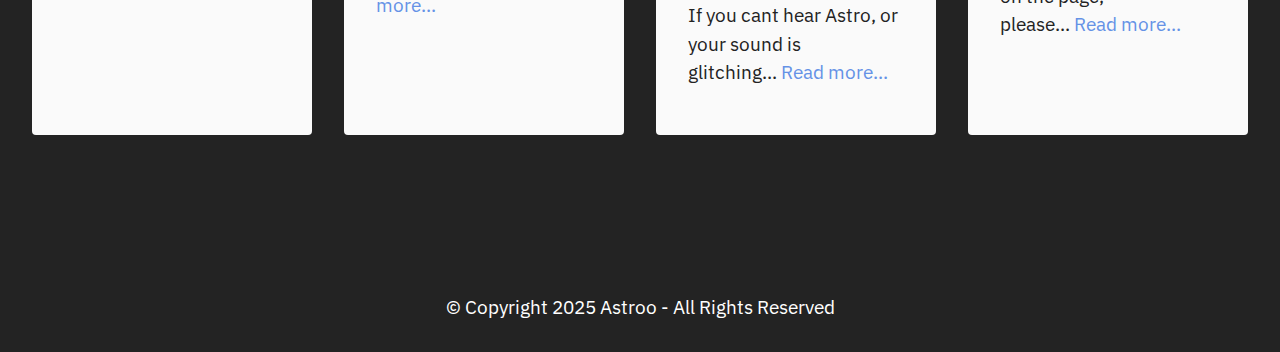
<file: faq.html>
<!DOCTYPE html>
<html  >
<head>
  <!-- Site made with Mobirise Website Builder v5.2.0, https://mobirise.com -->
  <meta charset="UTF-8">
  <meta http-equiv="X-UA-Compatible" content="IE=edge">
  <meta name="generator" content="Mobirise v5.2.0, mobirise.com">
  <meta name="twitter:card" content="summary_large_image"/>
  <meta name="twitter:image:src" content="assets/images/faq-meta.png">
  <meta property="og:image" content="assets/images/faq-meta.png">
  <meta name="twitter:title" content="Astroo |  Faq">
  <meta name="viewport" content="width=device-width, initial-scale=1, minimum-scale=1">
  <link rel="shortcut icon" href="assets/images/uifdsdfsdf-96x96.png" type="image/x-icon">
  <meta name="description" content="We have put together a little guide for you, if you require help with the bot. ">
  
  
  <title>Astroo |  Faq</title>
  <link rel="stylesheet" href="assets/tether/tether.min.css">
  <link rel="stylesheet" href="assets/bootstrap/css/bootstrap.min.css">
  <link rel="stylesheet" href="assets/bootstrap/css/bootstrap-grid.min.css">
  <link rel="stylesheet" href="assets/bootstrap/css/bootstrap-reboot.min.css">
  <link rel="stylesheet" href="assets/dropdown/css/style.css">
  <link rel="stylesheet" href="assets/socicon/css/styles.css">
  <link rel="stylesheet" href="assets/theme/css/style.css">
  <link rel="preload" as="style" href="assets/mobirise/css/mbr-additional.css"><link rel="stylesheet" href="assets/mobirise/css/mbr-additional.css" type="text/css">
  
  
  
  
</head>
<body>

<!-- Analytics -->
<!-- Global site tag (gtag.js) - Google Analytics -->
<script async src="https://www.googletagmanager.com/gtag/js?id=G-B543SMHRSX"></script>
<script>
  window.dataLayer = window.dataLayer || [];
  function gtag(){dataLayer.push(arguments);}
  gtag('js', new Date());

  gtag('config', 'G-B543SMHRSX');
</script>
<!-- /Analytics -->


  
  <section class="menu menu2 cid-sowABMMv3G" once="menu" id="menu2-1g">
    
    <nav class="navbar navbar-dropdown navbar-fixed-top navbar-expand-lg">
        <div class="container-fluid">
            <div class="navbar-brand">
                <span class="navbar-logo">
                    <a href="http://astroo.party">
                        <img src="assets/images/uifdsdfsdf-96x96.png" alt="Astroo" style="height: 3rem;">
                    </a>
                </span>
                <span class="navbar-caption-wrap"><a class="navbar-caption text-white text-primary display-7" href="index.html#top">Astroo</a></span>
            </div>
            <button class="navbar-toggler" type="button" data-toggle="collapse" data-target="#navbarSupportedContent" aria-controls="navbarNavAltMarkup" aria-expanded="false" aria-label="Toggle navigation">
                <div class="hamburger">
                    <span></span>
                    <span></span>
                    <span></span>
                    <span></span>
                </div>
            </button>
            <div class="collapse navbar-collapse" id="navbarSupportedContent">
                <ul class="navbar-nav nav-dropdown" data-app-modern-menu="true"><li class="nav-item"><a class="nav-link link text-white text-primary display-4" href="commands.html">Commands</a></li>
                    <li class="nav-item"><a class="nav-link link text-white text-primary display-4" href="faq.html">FAQ</a>
                    </li></ul>
                
                <div class="navbar-buttons mbr-section-btn"><a class="btn btn-primary display-4" href="https://discord.com/oauth2/authorize?client_id=797222958439333898&scope=bot&permissions=8">
                        Invite Astroo Now!</a></div>
            </div>
        </div>
    </nav>
</section>

<section class="header6 cid-sorj1uEqId mbr-fullscreen mbr-parallax-background" id="header6-c">

    

    

    <div class="align-center container">
        <div class="row justify-content-center">
            <div class="col-12 col-lg-10">
                <h1 class="mbr-section-title mbr-fonts-style mbr-white mb-3 display-1"><strong>Astroo Faq</strong></h1>
                
                <p class="mbr-text mbr-white mbr-fonts-style display-7">
                    We have put together a little guide for you, if you require help with the bot.&nbsp;</p>
                
            </div>
        </div>
    </div>
</section>

<section class="gallery3 cid-sorsrfZKSK" id="gallery3-e">
    
    
    <div class="container-fluid">
        <div class="mbr-section-head">
            <h4 class="mbr-section-title mbr-fonts-style align-center mb-0 display-2"><strong>Common Answers:</strong></h4>
            
        </div>
        <div class="row mt-4">
            <div class="item features-image сol-12 col-md-6 col-lg-3">
                <div class="item-wrapper">
                    <div class="item-img">
                        <a href="help.inviting.html"><img src="assets/images/cute-astronaut-working-laptop-cartoon-vector-icon-illustration-science-technology-icon-138676-1993-626x626.jpg" alt=""></a>
                    </div>
                    <div class="item-content">
                        <h5 class="item-title mbr-fonts-style display-5">
                            <strong>Inviting Issues</strong></h5>
                        
                        <p class="mbr-text mbr-fonts-style mt-3 display-7">Before you can use Astroo you must invite him to your server, you do this by...&nbsp;<a href="help.inviting.html" class="text-primary">Read more...</a></p>
                    </div>
                    
                </div>
            </div>
            <div class="item features-image сol-12 col-md-6 col-lg-3">
                <div class="item-wrapper">
                    <div class="item-img">
                        <a href="help.noresponse.html"><img src="assets/images/cute-astronaut-businessman-cartoon-illustration-science-business-icon-concept-flat-cartoon-style-138676-2012-626x626.jpg" alt=""></a>
                    </div>
                    <div class="item-content">
                        <h5 class="item-title mbr-fonts-style display-5"><strong>Astroo isn't responding</strong></h5>
                        
                        <p class="mbr-text mbr-fonts-style mt-3 display-7">If Astroo&nbsp;isn't&nbsp; responding its most likely because...&nbsp;<a href="help.noresponse.html" class="text-primary">Read more...</a></p>
                    </div>
                    
                </div>
            </div>
            <div class="item features-image сol-12 col-md-6 col-lg-3">
                <div class="item-wrapper">
                    <div class="item-img">
                        <a href="sound.is.glitching.html"><img src="assets/images/cute-astronaut-lay-moon-cartoon-icon-illustration-science-technology-icon-concept-isolated-flat-cartoon-style-138676-2089-626x626.jpg" alt=""></a>
                    </div>
                    <div class="item-content">
                        <h5 class="item-title mbr-fonts-style display-5">
                            <strong>I cant hear Astroo, or the sound is glitching</strong></h5>
                        
                        <p class="mbr-text mbr-fonts-style mt-3 display-7">
                            If you cant hear Astro, or your sound is glitching...&nbsp;<a href="sound.is.glitching.html" class="text-primary">Read more...</a></p>
                    </div>
                    
                </div>
            </div>
            <div class="item features-image сol-12 col-md-6 col-lg-3">
                <div class="item-wrapper">
                    <div class="item-img">
                        <a href="cant.find.your.issue.html"><img src="assets/images/cute-astronaut-summer-floating-beach-with-balloon-cartoon-illustration-science-summer-concept-flat-c-626x626.png" alt="" title=""></a>
                    </div>
                    <div class="item-content">
                        <h5 class="item-title mbr-fonts-style display-5"><strong>My issue isn't&nbsp;</strong><strong>listed here</strong></h5>
                        
                        <p class="mbr-text mbr-fonts-style mt-3 display-7">
                            If you're issue isn't listed on the page, please...&nbsp;<a href="cant.find.your.issue.html" class="text-primary">Read more...</a></p>
                    </div>
                    
                </div>
            </div>
        </div>
    </div>
</section>

<section class="footer7 cid-sowADCIK6t" once="footers" id="footer7-1h">

    

    

    <div class="container">
        <div class="media-container-row align-center mbr-white">
            <div class="col-12">
                <p class="mbr-text mb-0 mbr-fonts-style display-7">
                    © Copyright 2025 Astroo - All Rights Reserved
                </p>
            </div>
        </div>
    </div>

  
  
</body>
</html>
</file>
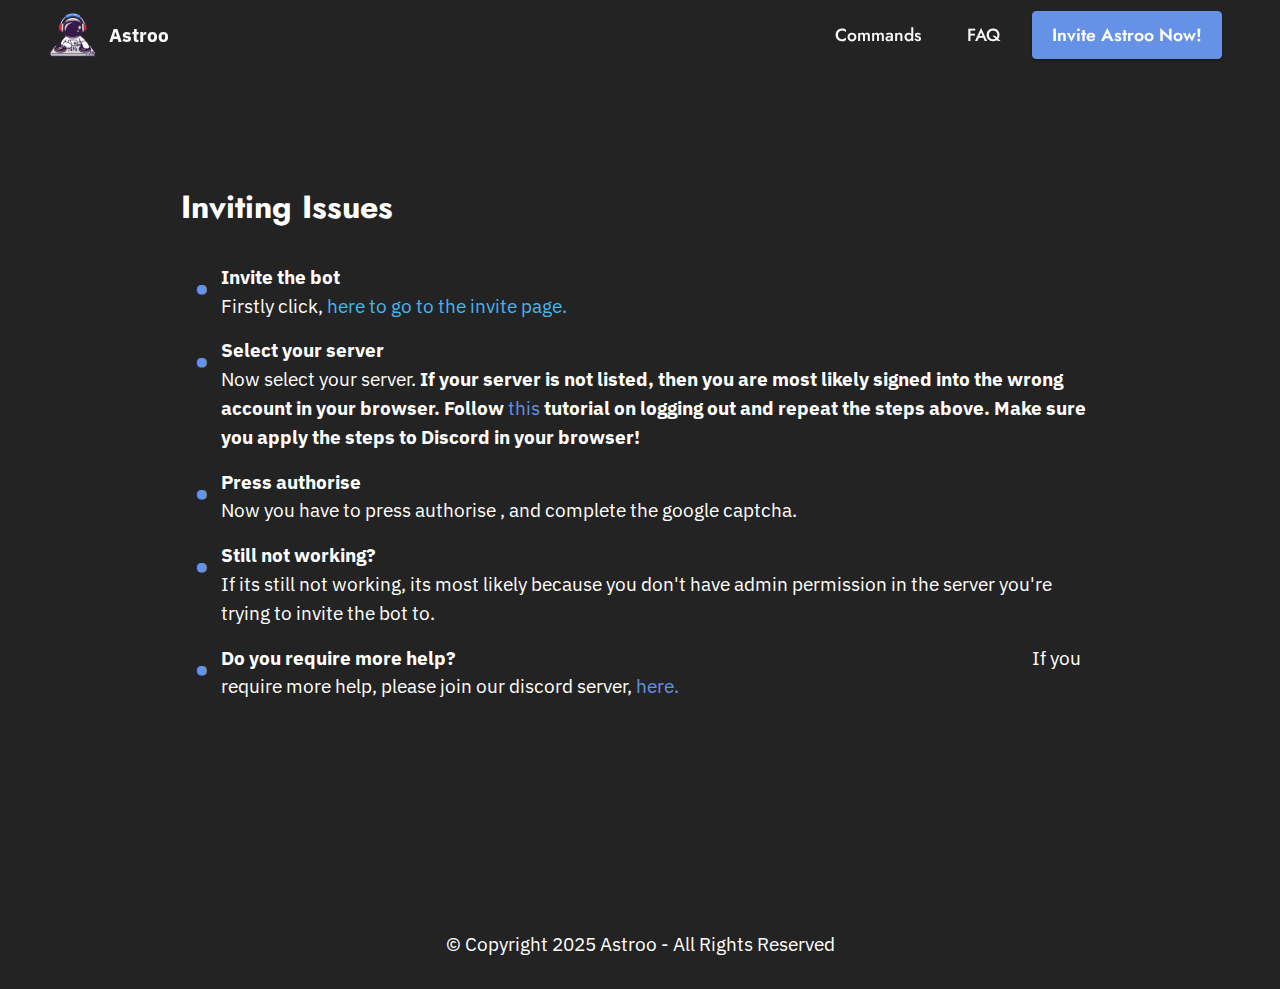
<file: help.inviting.html>
<!DOCTYPE html>
<html  >
<head>
  <!-- Site made with Mobirise Website Builder v5.2.0, https://mobirise.com -->
  <meta charset="UTF-8">
  <meta http-equiv="X-UA-Compatible" content="IE=edge">
  <meta name="generator" content="Mobirise v5.2.0, mobirise.com">
  <meta name="twitter:card" content="summary_large_image"/>
  <meta name="twitter:image:src" content="assets/images/help.inviting-meta.png">
  <meta property="og:image" content="assets/images/help.inviting-meta.png">
  <meta name="twitter:title" content="Astroo |  Inviting">
  <meta name="viewport" content="width=device-width, initial-scale=1, minimum-scale=1">
  <link rel="shortcut icon" href="assets/images/uifdsdfsdf-96x96.png" type="image/x-icon">
  <meta name="description" content="In here, you can find a guide on how to invite Astroo to your server.">
  
  
  <title>Astroo |  Inviting</title>
  <link rel="stylesheet" href="assets/tether/tether.min.css">
  <link rel="stylesheet" href="assets/bootstrap/css/bootstrap.min.css">
  <link rel="stylesheet" href="assets/bootstrap/css/bootstrap-grid.min.css">
  <link rel="stylesheet" href="assets/bootstrap/css/bootstrap-reboot.min.css">
  <link rel="stylesheet" href="assets/dropdown/css/style.css">
  <link rel="stylesheet" href="assets/socicon/css/styles.css">
  <link rel="stylesheet" href="assets/theme/css/style.css">
  <link rel="preload" as="style" href="assets/mobirise/css/mbr-additional.css"><link rel="stylesheet" href="assets/mobirise/css/mbr-additional.css" type="text/css">
  
  
  
  
</head>
<body>

<!-- Analytics -->
<!-- Global site tag (gtag.js) - Google Analytics -->
<script async src="https://www.googletagmanager.com/gtag/js?id=G-B543SMHRSX"></script>
<script>
  window.dataLayer = window.dataLayer || [];
  function gtag(){dataLayer.push(arguments);}
  gtag('js', new Date());

  gtag('config', 'G-B543SMHRSX');
</script>
<!-- /Analytics -->


  
  <section class="menu menu2 cid-sowABMMv3G" once="menu" id="menu2-1g">
    
    <nav class="navbar navbar-dropdown navbar-fixed-top navbar-expand-lg">
        <div class="container-fluid">
            <div class="navbar-brand">
                <span class="navbar-logo">
                    <a href="http://astroo.party">
                        <img src="assets/images/uifdsdfsdf-96x96.png" alt="Astroo" style="height: 3rem;">
                    </a>
                </span>
                <span class="navbar-caption-wrap"><a class="navbar-caption text-white text-primary display-7" href="index.html#top">Astroo</a></span>
            </div>
            <button class="navbar-toggler" type="button" data-toggle="collapse" data-target="#navbarSupportedContent" aria-controls="navbarNavAltMarkup" aria-expanded="false" aria-label="Toggle navigation">
                <div class="hamburger">
                    <span></span>
                    <span></span>
                    <span></span>
                    <span></span>
                </div>
            </button>
            <div class="collapse navbar-collapse" id="navbarSupportedContent">
                <ul class="navbar-nav nav-dropdown" data-app-modern-menu="true"><li class="nav-item"><a class="nav-link link text-white text-primary display-4" href="commands.html">Commands</a></li>
                    <li class="nav-item"><a class="nav-link link text-white text-primary display-4" href="faq.html">FAQ</a>
                    </li></ul>
                
                <div class="navbar-buttons mbr-section-btn"><a class="btn btn-primary display-4" href="https://discord.com/oauth2/authorize?client_id=797222958439333898&scope=bot&permissions=8">
                        Invite Astroo Now!</a></div>
            </div>
        </div>
    </nav>
</section>

<section class="content14 cid-sosFc3PaWq mbr-fullscreen" id="content14-r">
    
    
    
    <div class="container">
        <div class="row justify-content-center">
            <div class="col-md-12 col-lg-10">
                    <h3 class="mbr-section-title mbr-fonts-style mb-4 display-5"><strong>Inviting Issues</strong></h3>
                <ul class="list mbr-fonts-style display-7">
                    <li><strong>Invite the bot</strong><br>Firstly click,&nbsp;<a href="https://discord.com/oauth2/authorize?client_id=797222958439333898&scope=bot&permissions=8" class="text-info" target="_blank">here to go to the invite page.&nbsp;</a></li>
                    <li><strong>Select your server</strong><br>Now select your server. <strong>If your server is not listed, then you are most likely signed into the wrong account in your browser. Follow<a href="https://support.discord.com/hc/en-us/articles/209572128-How-do-I-log-out-" class="text-primary"> this</a> tutorial on logging out and repeat the steps above. Make sure you apply the steps to Discord in your browser!</strong></li>
                    <li><strong>Press authorise</strong><br>Now you have to press authorise
, and complete the google captcha.</li>
                    <li><strong>Still not working?&nbsp; &nbsp; &nbsp; &nbsp; &nbsp; &nbsp; &nbsp; &nbsp; &nbsp; &nbsp; &nbsp; &nbsp;&nbsp;</strong><br>If its still not working, its most likely because you don't have admin permission in the server you're trying to invite the bot to.</li><li><strong>Do you require more help?&nbsp; &nbsp; &nbsp; &nbsp;</strong> &nbsp; &nbsp; &nbsp; &nbsp; &nbsp; &nbsp; &nbsp; &nbsp; &nbsp; &nbsp; &nbsp; &nbsp; &nbsp; &nbsp; &nbsp; &nbsp; &nbsp; &nbsp; &nbsp; &nbsp; &nbsp; &nbsp; &nbsp; &nbsp; &nbsp; &nbsp; &nbsp; &nbsp; &nbsp; &nbsp; &nbsp; &nbsp; &nbsp; &nbsp; &nbsp; &nbsp; &nbsp; &nbsp; &nbsp; &nbsp; &nbsp; &nbsp; &nbsp; &nbsp; &nbsp; &nbsp; &nbsp; &nbsp; &nbsp; &nbsp; &nbsp; &nbsp; &nbsp; &nbsp; &nbsp; &nbsp; &nbsp; &nbsp; &nbsp; &nbsp; &nbsp; &nbsp; &nbsp; &nbsp; &nbsp; &nbsp; &nbsp; &nbsp; If you require more help, please join our discord server, <a href="https://discord.gg/GNazqYgQ6A" class="text-primary" target="_blank">here.</a></li>
                </ul>
            </div>
        </div>
    </div>
</section>

<section class="footer7 cid-sowADCIK6t" once="footers" id="footer7-1h">

    

    

    <div class="container">
        <div class="media-container-row align-center mbr-white">
            <div class="col-12">
                <p class="mbr-text mb-0 mbr-fonts-style display-7">
                    © Copyright 2025 Astroo - All Rights Reserved
                </p>
            </div>
        </div>
    </div>

  
</body>
</html>
</file>
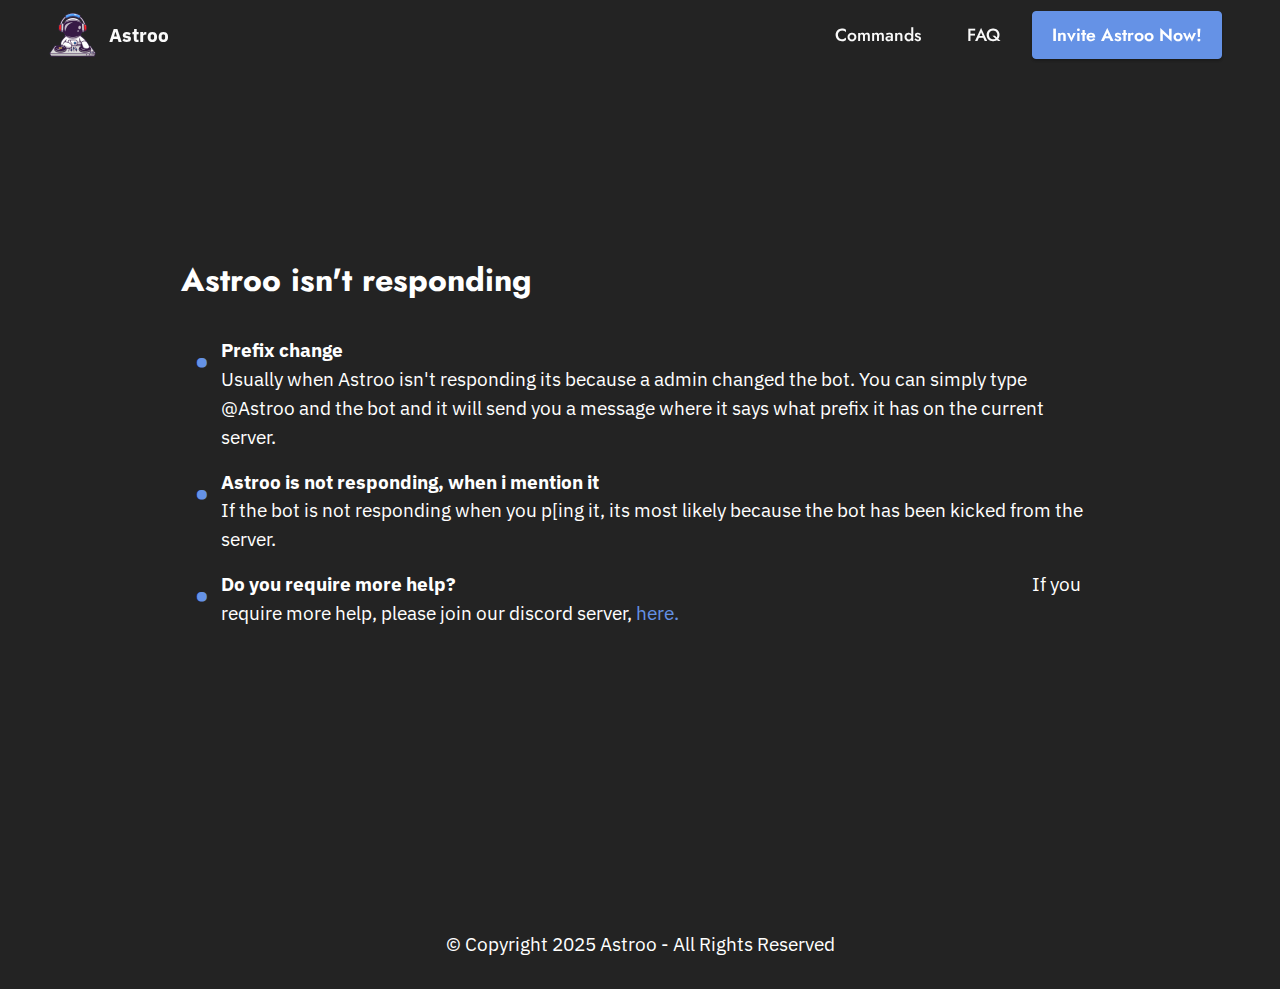
<file: help.noresponse.html>
<!DOCTYPE html>
<html  >
<head>
  <!-- Site made with Mobirise Website Builder v5.2.0, https://mobirise.com -->
  <meta charset="UTF-8">
  <meta http-equiv="X-UA-Compatible" content="IE=edge">
  <meta name="generator" content="Mobirise v5.2.0, mobirise.com">
  <meta name="twitter:card" content="summary_large_image"/>
  <meta name="twitter:image:src" content="assets/images/help.noresponse-meta.png">
  <meta property="og:image" content="assets/images/help.noresponse-meta.png">
  <meta name="twitter:title" content="Astroo |  No response">
  <meta name="viewport" content="width=device-width, initial-scale=1, minimum-scale=1">
  <link rel="shortcut icon" href="assets/images/uifdsdfsdf-96x96.png" type="image/x-icon">
  <meta name="description" content="In here, you can find a guide on what to do if Astroo isn't answering your messages.">
  
  
  <title>Astroo |  No response</title>
  <link rel="stylesheet" href="assets/tether/tether.min.css">
  <link rel="stylesheet" href="assets/bootstrap/css/bootstrap.min.css">
  <link rel="stylesheet" href="assets/bootstrap/css/bootstrap-grid.min.css">
  <link rel="stylesheet" href="assets/bootstrap/css/bootstrap-reboot.min.css">
  <link rel="stylesheet" href="assets/dropdown/css/style.css">
  <link rel="stylesheet" href="assets/socicon/css/styles.css">
  <link rel="stylesheet" href="assets/theme/css/style.css">
  <link rel="preload" as="style" href="assets/mobirise/css/mbr-additional.css"><link rel="stylesheet" href="assets/mobirise/css/mbr-additional.css" type="text/css">
  
  
  
  
</head>
<body>

<!-- Analytics -->
<!-- Global site tag (gtag.js) - Google Analytics -->
<script async src="https://www.googletagmanager.com/gtag/js?id=G-B543SMHRSX"></script>
<script>
  window.dataLayer = window.dataLayer || [];
  function gtag(){dataLayer.push(arguments);}
  gtag('js', new Date());

  gtag('config', 'G-B543SMHRSX');
</script>
<!-- /Analytics -->


  
  <section class="menu menu2 cid-sowABMMv3G" once="menu" id="menu2-1g">
    
    <nav class="navbar navbar-dropdown navbar-fixed-top navbar-expand-lg">
        <div class="container-fluid">
            <div class="navbar-brand">
                <span class="navbar-logo">
                    <a href="http://astroo.party">
                        <img src="assets/images/uifdsdfsdf-96x96.png" alt="Astroo" style="height: 3rem;">
                    </a>
                </span>
                <span class="navbar-caption-wrap"><a class="navbar-caption text-white text-primary display-7" href="index.html#top">Astroo</a></span>
            </div>
            <button class="navbar-toggler" type="button" data-toggle="collapse" data-target="#navbarSupportedContent" aria-controls="navbarNavAltMarkup" aria-expanded="false" aria-label="Toggle navigation">
                <div class="hamburger">
                    <span></span>
                    <span></span>
                    <span></span>
                    <span></span>
                </div>
            </button>
            <div class="collapse navbar-collapse" id="navbarSupportedContent">
                <ul class="navbar-nav nav-dropdown" data-app-modern-menu="true"><li class="nav-item"><a class="nav-link link text-white text-primary display-4" href="commands.html">Commands</a></li>
                    <li class="nav-item"><a class="nav-link link text-white text-primary display-4" href="faq.html">FAQ</a>
                    </li></ul>
                
                <div class="navbar-buttons mbr-section-btn"><a class="btn btn-primary display-4" href="https://discord.com/oauth2/authorize?client_id=797222958439333898&scope=bot&permissions=8">
                        Invite Astroo Now!</a></div>
            </div>
        </div>
    </nav>
</section>

<section class="content14 cid-sovhWPho18 mbr-fullscreen" id="content14-12">
    
    
    
    <div class="container">
        <div class="row justify-content-center">
            <div class="col-md-12 col-lg-10">
                    <h3 class="mbr-section-title mbr-fonts-style mb-4 display-5"><strong>Astroo isn't responding</strong></h3>
                <ul class="list mbr-fonts-style display-7">
                    <li><strong>Prefix change</strong><br>Usually when Astroo isn't responding its because a admin changed the bot. You can simply type @Astroo and the bot and it will send you a message where it says what prefix it has on the current server.</li>
                    <li><strong>Astroo is not responding, when i mention it</strong><br>If the bot is not responding when you p[ing it, its most likely because the bot has been kicked from the server.&nbsp;</li><li><strong>Do you require more help?</strong>&nbsp; &nbsp; &nbsp; &nbsp; &nbsp; &nbsp; &nbsp; &nbsp; &nbsp; &nbsp; &nbsp; &nbsp; &nbsp; &nbsp; &nbsp; &nbsp; &nbsp; &nbsp; &nbsp; &nbsp; &nbsp; &nbsp; &nbsp; &nbsp; &nbsp; &nbsp; &nbsp; &nbsp; &nbsp; &nbsp; &nbsp; &nbsp; &nbsp; &nbsp; &nbsp; &nbsp; &nbsp; &nbsp; &nbsp; &nbsp; &nbsp; &nbsp; &nbsp; &nbsp; &nbsp; &nbsp; &nbsp; &nbsp; &nbsp; &nbsp; &nbsp; &nbsp; &nbsp; &nbsp; &nbsp; &nbsp; &nbsp; &nbsp; &nbsp; &nbsp; &nbsp; &nbsp; &nbsp; &nbsp; &nbsp; &nbsp; &nbsp; &nbsp; &nbsp; &nbsp; &nbsp; &nbsp; If you require more help, please join our discord server, <a href="https://discord.gg/GNazqYgQ6A" class="text-primary" target="_blank">here.</a></li>
                </ul>
            </div>
        </div>
    </div>
</section>

<section class="footer7 cid-sowADCIK6t" once="footers" id="footer7-1h">

    

    

    <div class="container">
        <div class="media-container-row align-center mbr-white">
            <div class="col-12">
                <p class="mbr-text mb-0 mbr-fonts-style display-7">
                    © Copyright 2025 Astroo - All Rights Reserved
                </p>
            </div>
        </div>
    </div>

  
</body>
</html>
</file>
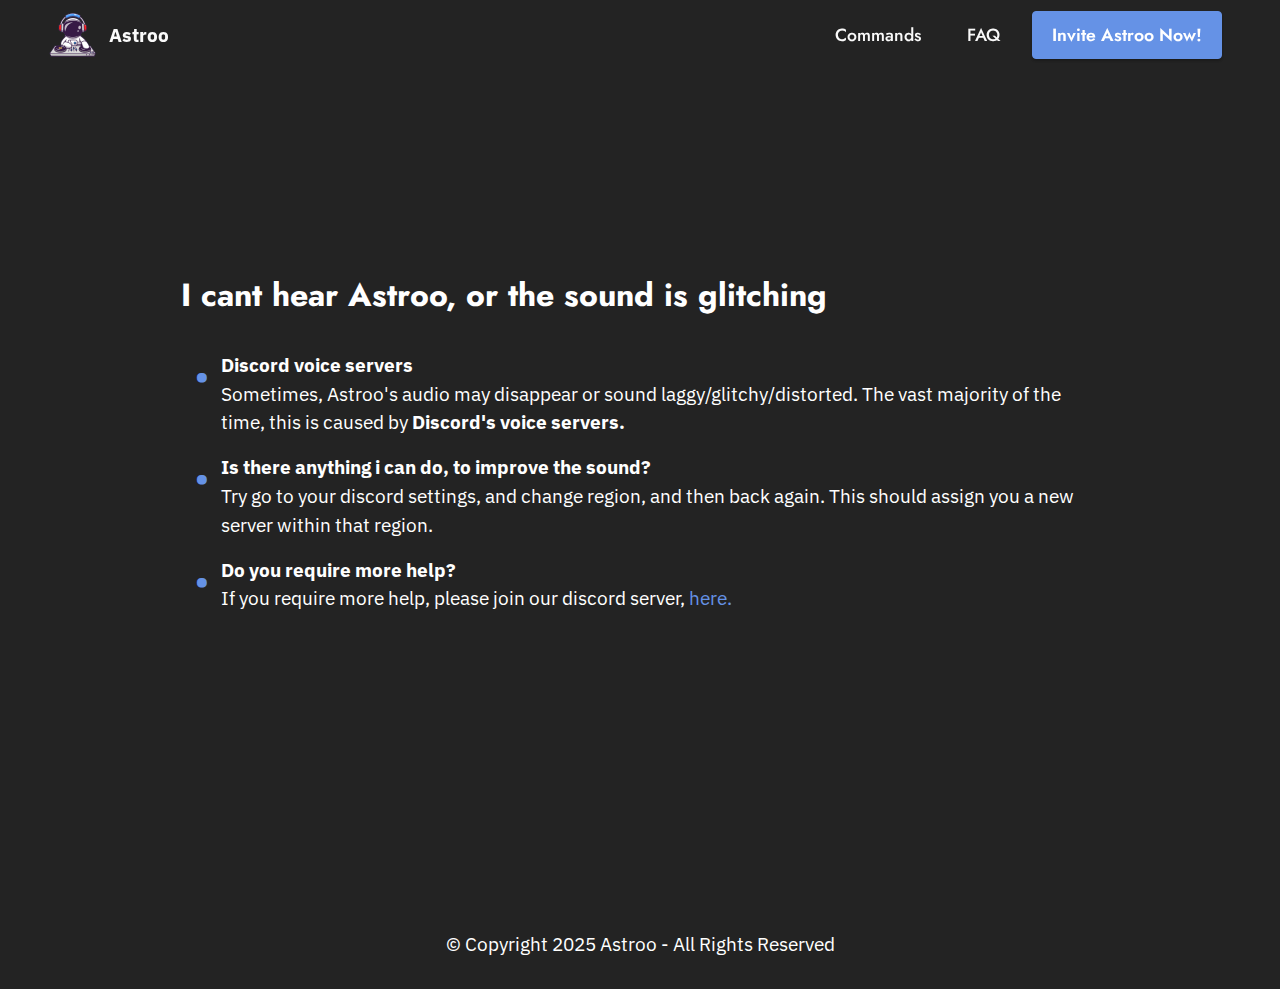
<file: sound.is.glitching.html>
<!DOCTYPE html>
<html  >
<head>
  <!-- Site made with Mobirise Website Builder v5.2.0, https://mobirise.com -->
  <meta charset="UTF-8">
  <meta http-equiv="X-UA-Compatible" content="IE=edge">
  <meta name="generator" content="Mobirise v5.2.0, mobirise.com">
  <meta name="twitter:card" content="summary_large_image"/>
  <meta name="twitter:image:src" content="assets/images/sound.is.glitching-meta.png">
  <meta property="og:image" content="assets/images/sound.is.glitching-meta.png">
  <meta name="twitter:title" content="Astroo |  No sound, or the sound is glitching">
  <meta name="viewport" content="width=device-width, initial-scale=1, minimum-scale=1">
  <link rel="shortcut icon" href="assets/images/uifdsdfsdf-96x96.png" type="image/x-icon">
  <meta name="description" content="In here, you can find a guide on what to do if you cant hear Astroo, or the sound is glitching.
">
  
  
  <title>Astroo |  No sound, or the sound is glitching</title>
  <link rel="stylesheet" href="assets/tether/tether.min.css">
  <link rel="stylesheet" href="assets/bootstrap/css/bootstrap.min.css">
  <link rel="stylesheet" href="assets/bootstrap/css/bootstrap-grid.min.css">
  <link rel="stylesheet" href="assets/bootstrap/css/bootstrap-reboot.min.css">
  <link rel="stylesheet" href="assets/dropdown/css/style.css">
  <link rel="stylesheet" href="assets/socicon/css/styles.css">
  <link rel="stylesheet" href="assets/theme/css/style.css">
  <link rel="preload" as="style" href="assets/mobirise/css/mbr-additional.css"><link rel="stylesheet" href="assets/mobirise/css/mbr-additional.css" type="text/css">
  
  
  
  
</head>
<body>

<!-- Analytics -->
<!-- Global site tag (gtag.js) - Google Analytics -->
<script async src="https://www.googletagmanager.com/gtag/js?id=G-B543SMHRSX"></script>
<script>
  window.dataLayer = window.dataLayer || [];
  function gtag(){dataLayer.push(arguments);}
  gtag('js', new Date());

  gtag('config', 'G-B543SMHRSX');
</script>
<!-- /Analytics -->


  
  <section class="menu menu2 cid-sowABMMv3G" once="menu" id="menu2-1g">
    
    <nav class="navbar navbar-dropdown navbar-fixed-top navbar-expand-lg">
        <div class="container-fluid">
            <div class="navbar-brand">
                <span class="navbar-logo">
                    <a href="http://astroo.party">
                        <img src="assets/images/uifdsdfsdf-96x96.png" alt="Astroo" style="height: 3rem;">
                    </a>
                </span>
                <span class="navbar-caption-wrap"><a class="navbar-caption text-white text-primary display-7" href="index.html#top">Astroo</a></span>
            </div>
            <button class="navbar-toggler" type="button" data-toggle="collapse" data-target="#navbarSupportedContent" aria-controls="navbarNavAltMarkup" aria-expanded="false" aria-label="Toggle navigation">
                <div class="hamburger">
                    <span></span>
                    <span></span>
                    <span></span>
                    <span></span>
                </div>
            </button>
            <div class="collapse navbar-collapse" id="navbarSupportedContent">
                <ul class="navbar-nav nav-dropdown" data-app-modern-menu="true"><li class="nav-item"><a class="nav-link link text-white text-primary display-4" href="commands.html">Commands</a></li>
                    <li class="nav-item"><a class="nav-link link text-white text-primary display-4" href="faq.html">FAQ</a>
                    </li></ul>
                
                <div class="navbar-buttons mbr-section-btn"><a class="btn btn-primary display-4" href="https://discord.com/oauth2/authorize?client_id=797222958439333898&scope=bot&permissions=8">
                        Invite Astroo Now!</a></div>
            </div>
        </div>
    </nav>
</section>

<section class="content14 cid-sovpevzkKM mbr-fullscreen" id="content14-16">
    
    
    
    <div class="container">
        <div class="row justify-content-center">
            <div class="col-md-12 col-lg-10">
                    <h3 class="mbr-section-title mbr-fonts-style mb-4 display-5"><strong>I cant hear Astroo, or the sound is glitching</strong></h3>
                <ul class="list mbr-fonts-style display-7">
                    <li><strong>Discord voice servers</strong><br>Sometimes, Astroo's audio may disappear or sound laggy/glitchy/distorted. The vast majority of the time, this is caused by <strong>Discord's voice servers.&nbsp;</strong></li>
                    <li><strong>Is there anything i can do, to improve the sound?</strong><br>Try go to your discord settings, and change region, and then back again. This should assign you a new server within that region.</li>
                    <li><strong>Do you require more help?</strong><br>If you require more help, please join our discord server, <a href="https://discord.gg/GNazqYgQ6A" class="text-primary" target="_blank">here.</a></li>
                </ul>
            </div>
        </div>
    </div>
</section>

<section class="footer7 cid-sowADCIK6t" once="footers" id="footer7-1h">

    

    

    <div class="container">
        <div class="media-container-row align-center mbr-white">
            <div class="col-12">
                <p class="mbr-text mb-0 mbr-fonts-style display-7">
                    © Copyright 2025 Astroo - All Rights Reserved
                </p>
            </div>
        </div>
    </div>

  
</body>
</html>
</file>
<file: assets/web/assets/mobirise-icons2/mobirise2.css>
@font-face {
  font-family: 'Moririse2';
  font-display: swap;
  src:  url('mobirise2.eot?f2bix4');
  src:  url('mobirise2.eot?f2bix4#iefix') format('embedded-opentype'),
    url('mobirise2.ttf?f2bix4') format('truetype'),
    url('mobirise2.woff?f2bix4') format('woff'),
    url('mobirise2.svg?f2bix4#mobirise2') format('svg');
  font-weight: normal;
  font-style: normal;
}

[class^="mobi-"], [class*=" mobi-"] {
  /* use !important to prevent issues with browser extensions that change fonts */
  font-family: 'Moririse2' !important;
  speak: none;
  font-style: normal;
  font-weight: normal;
  font-variant: normal;
  text-transform: none;
  line-height: 1;

  /* Better Font Rendering =========== */
  -webkit-font-smoothing: antialiased;
  -moz-osx-font-smoothing: grayscale;
}

.mobi-mbri-add-submenu:before {
  content: "\e900";
}
.mobi-mbri-alert:before {
  content: "\e901";
}
.mobi-mbri-align-center:before {
  content: "\e902";
}
.mobi-mbri-align-justify:before {
  content: "\e903";
}
.mobi-mbri-align-left:before {
  content: "\e904";
}
.mobi-mbri-align-right:before {
  content: "\e905";
}
.mobi-mbri-android:before {
  content: "\e906";
}
.mobi-mbri-apple:before {
  content: "\e907";
}
.mobi-mbri-arrow-down:before {
  content: "\e908";
}
.mobi-mbri-arrow-next:before {
  content: "\e909";
}
.mobi-mbri-arrow-prev:before {
  content: "\e90a";
}
.mobi-mbri-arrow-up:before {
  content: "\e90b";
}
.mobi-mbri-bold:before {
  content: "\e90c";
}
.mobi-mbri-bookmark:before {
  content: "\e90d";
}
.mobi-mbri-bootstrap:before {
  content: "\e90e";
}
.mobi-mbri-briefcase:before {
  content: "\e90f";
}
.mobi-mbri-browse:before {
  content: "\e910";
}
.mobi-mbri-bulleted-list:before {
  content: "\e911";
}
.mobi-mbri-calendar:before {
  content: "\e912";
}
.mobi-mbri-camera:before {
  content: "\e913";
}
.mobi-mbri-cart-add:before {
  content: "\e914";
}
.mobi-mbri-cart-full:before {
  content: "\e915";
}
.mobi-mbri-cash:before {
  content: "\e916";
}
.mobi-mbri-change-style:before {
  content: "\e917";
}
.mobi-mbri-chat:before {
  content: "\e918";
}
.mobi-mbri-clock:before {
  content: "\e919";
}
.mobi-mbri-close:before {
  content: "\e91a";
}
.mobi-mbri-cloud:before {
  content: "\e91b";
}
.mobi-mbri-code:before {
  content: "\e91c";
}
.mobi-mbri-contact-form:before {
  content: "\e91d";
}
.mobi-mbri-credit-card:before {
  content: "\e91e";
}
.mobi-mbri-cursor-click:before {
  content: "\e91f";
}
.mobi-mbri-cust-feedback:before {
  content: "\e920";
}
.mobi-mbri-database:before {
  content: "\e921";
}
.mobi-mbri-delivery:before {
  content: "\e922";
}
.mobi-mbri-desktop:before {
  content: "\e923";
}
.mobi-mbri-devices:before {
  content: "\e924";
}
.mobi-mbri-down:before {
  content: "\e925";
}
.mobi-mbri-download-2:before {
  content: "\e926";
}
.mobi-mbri-download:before {
  content: "\e927";
}
.mobi-mbri-drag-n-drop-2:before {
  content: "\e928";
}
.mobi-mbri-drag-n-drop:before {
  content: "\e929";
}
.mobi-mbri-edit-2:before {
  content: "\e92a";
}
.mobi-mbri-edit:before {
  content: "\e92b";
}
.mobi-mbri-error:before {
  content: "\e92c";
}
.mobi-mbri-extension:before {
  content: "\e92d";
}
.mobi-mbri-features:before {
  content: "\e92e";
}
.mobi-mbri-file:before {
  content: "\e92f";
}
.mobi-mbri-flag:before {
  content: "\e930";
}
.mobi-mbri-folder:before {
  content: "\e931";
}
.mobi-mbri-gift:before {
  content: "\e932";
}
.mobi-mbri-github:before {
  content: "\e933";
}
.mobi-mbri-globe-2:before {
  content: "\e934";
}
.mobi-mbri-globe:before {
  content: "\e935";
}
.mobi-mbri-growing-chart:before {
  content: "\e936";
}
.mobi-mbri-hearth:before {
  content: "\e937";
}
.mobi-mbri-help:before {
  content: "\e938";
}
.mobi-mbri-home:before {
  content: "\e939";
}
.mobi-mbri-hot-cup:before {
  content: "\e93a";
}
.mobi-mbri-idea:before {
  content: "\e93b";
}
.mobi-mbri-image-gallery:before {
  content: "\e93c";
}
.mobi-mbri-image-slider:before {
  content: "\e93d";
}
.mobi-mbri-info:before {
  content: "\e93e";
}
.mobi-mbri-italic:before {
  content: "\e93f";
}
.mobi-mbri-key:before {
  content: "\e940";
}
.mobi-mbri-laptop:before {
  content: "\e941";
}
.mobi-mbri-layers:before {
  content: "\e942";
}
.mobi-mbri-left-right:before {
  content: "\e943";
}
.mobi-mbri-left:before {
  content: "\e944";
}
.mobi-mbri-letter:before {
  content: "\e945";
}
.mobi-mbri-like:before {
  content: "\e946";
}
.mobi-mbri-link:before {
  content: "\e947";
}
.mobi-mbri-lock:before {
  content: "\e948";
}
.mobi-mbri-login:before {
  content: "\e949";
}
.mobi-mbri-logout:before {
  content: "\e94a";
}
.mobi-mbri-magic-stick:before {
  content: "\e94b";
}
.mobi-mbri-map-pin:before {
  content: "\e94c";
}
.mobi-mbri-menu:before {
  content: "\e94d";
}
.mobi-mbri-mobile-2:before {
  content: "\e94e";
}
.mobi-mbri-mobile-horizontal:before {
  content: "\e94f";
}
.mobi-mbri-mobile:before {
  content: "\e950";
}
.mobi-mbri-mobirise:before {
  content: "\e951";
}
.mobi-mbri-more-horizontal:before {
  content: "\e952";
}
.mobi-mbri-more-vertical:before {
  content: "\e953";
}
.mobi-mbri-music:before {
  content: "\e954";
}
.mobi-mbri-new-file:before {
  content: "\e955";
}
.mobi-mbri-numbered-list:before {
  content: "\e956";
}
.mobi-mbri-opened-folder:before {
  content: "\e957";
}
.mobi-mbri-pages:before {
  content: "\e958";
}
.mobi-mbri-paper-plane:before {
  content: "\e959";
}
.mobi-mbri-paperclip:before {
  content: "\e95a";
}
.mobi-mbri-phone:before {
  content: "\e95b";
}
.mobi-mbri-photo:before {
  content: "\e95c";
}
.mobi-mbri-photos:before {
  content: "\e95d";
}
.mobi-mbri-pin:before {
  content: "\e95e";
}
.mobi-mbri-play:before {
  content: "\e95f";
}
.mobi-mbri-plus:before {
  content: "\e960";
}
.mobi-mbri-preview:before {
  content: "\e961";
}
.mobi-mbri-print:before {
  content: "\e962";
}
.mobi-mbri-protect:before {
  content: "\e963";
}
.mobi-mbri-question:before {
  content: "\e964";
}
.mobi-mbri-quote-left:before {
  content: "\e965";
}
.mobi-mbri-quote-right:before {
  content: "\e966";
}
.mobi-mbri-redo:before {
  content: "\e967";
}
.mobi-mbri-refresh:before {
  content: "\e968";
}
.mobi-mbri-responsive-2:before {
  content: "\e969";
}
.mobi-mbri-responsive:before {
  content: "\e96a";
}
.mobi-mbri-right:before {
  content: "\e96b";
}
.mobi-mbri-rocket:before {
  content: "\e96c";
}
.mobi-mbri-sad-face:before {
  content: "\e96d";
}
.mobi-mbri-sale:before {
  content: "\e96e";
}
.mobi-mbri-save:before {
  content: "\e96f";
}
.mobi-mbri-search:before {
  content: "\e970";
}
.mobi-mbri-setting-2:before {
  content: "\e971";
}
.mobi-mbri-setting-3:before {
  content: "\e972";
}
.mobi-mbri-setting:before {
  content: "\e973";
}
.mobi-mbri-share:before {
  content: "\e974";
}
.mobi-mbri-shopping-bag:before {
  content: "\e975";
}
.mobi-mbri-shopping-basket:before {
  content: "\e976";
}
.mobi-mbri-shopping-cart:before {
  content: "\e977";
}
.mobi-mbri-sites:before {
  content: "\e978";
}
.mobi-mbri-smile-face:before {
  content: "\e979";
}
.mobi-mbri-speed:before {
  content: "\e97a";
}
.mobi-mbri-star:before {
  content: "\e97b";
}
.mobi-mbri-success:before {
  content: "\e97c";
}
.mobi-mbri-sun:before {
  content: "\e97d";
}
.mobi-mbri-sun2:before {
  content: "\e97e";
}
.mobi-mbri-tablet-vertical:before {
  content: "\e97f";
}
.mobi-mbri-tablet:before {
  content: "\e980";
}
.mobi-mbri-target:before {
  content: "\e981";
}
.mobi-mbri-timer:before {
  content: "\e982";
}
.mobi-mbri-to-ftp:before {
  content: "\e983";
}
.mobi-mbri-to-local-drive:before {
  content: "\e984";
}
.mobi-mbri-touch-swipe:before {
  content: "\e985";
}
.mobi-mbri-touch:before {
  content: "\e986";
}
.mobi-mbri-trash:before {
  content: "\e987";
}
.mobi-mbri-underline:before {
  content: "\e988";
}
.mobi-mbri-undo:before {
  content: "\e989";
}
.mobi-mbri-unlink:before {
  content: "\e98a";
}
.mobi-mbri-unlock:before {
  content: "\e98b";
}
.mobi-mbri-up-down:before {
  content: "\e98c";
}
.mobi-mbri-up:before {
  content: "\e98d";
}
.mobi-mbri-update:before {
  content: "\e98e";
}
.mobi-mbri-upload-2:before {
  content: "\e98f";
}
.mobi-mbri-upload:before {
  content: "\e990";
}
.mobi-mbri-user-2:before {
  content: "\e991";
}
.mobi-mbri-user:before {
  content: "\e992";
}
.mobi-mbri-users:before {
  content: "\e993";
}
.mobi-mbri-video-play:before {
  content: "\e994";
}
.mobi-mbri-video:before {
  content: "\e995";
}
.mobi-mbri-watch:before {
  content: "\e996";
}
.mobi-mbri-website-theme-2:before {
  content: "\e997";
}
.mobi-mbri-website-theme:before {
  content: "\e998";
}
.mobi-mbri-wifi:before {
  content: "\e999";
}
.mobi-mbri-windows:before {
  content: "\e99a";
}
.mobi-mbri-zoom-in:before {
  content: "\e99b";
}
.mobi-mbri-zoom-out:before {
  content: "\e99c";
}
</file>
<file: assets/dropdown/css/style.css>
.navbar-dropdown {
  left: 0;
  padding: 0;
  position: absolute;
  right: 0;
  top: 0;
  transition: all 0.45s ease;
  z-index: 1030;
  background: #282828; }
  .navbar-dropdown .navbar-logo {
    margin-right: 0.8rem;
    transition: margin 0.3s ease-in-out;
    vertical-align: middle; }
    .navbar-dropdown .navbar-logo img {
      height: 3.125rem;
      transition: all 0.3s ease-in-out; }
    .navbar-dropdown .navbar-logo.mbr-iconfont {
      font-size: 3.125rem;
      line-height: 3.125rem; }
  .navbar-dropdown .navbar-caption {
    font-weight: 700;
    white-space: normal;
    vertical-align: -4px;
    line-height: 3.125rem !important; }
    .navbar-dropdown .navbar-caption, .navbar-dropdown .navbar-caption:hover {
      color: inherit;
      text-decoration: none; }
  .navbar-dropdown .mbr-iconfont + .navbar-caption {
    vertical-align: -1px; }
  .navbar-dropdown.navbar-fixed-top {
    position: fixed; }
  .navbar-dropdown .navbar-brand span {
    vertical-align: -4px; }
  .navbar-dropdown.bg-color.transparent {
    background: none; }
  .navbar-dropdown.navbar-short .navbar-brand {
    padding: 0.625rem 0; }
    .navbar-dropdown.navbar-short .navbar-brand span {
      vertical-align: -1px; }
  .navbar-dropdown.navbar-short .navbar-caption {
    line-height: 2.375rem !important;
    vertical-align: -2px; }
  .navbar-dropdown.navbar-short .navbar-logo {
    margin-right: 0.5rem; }
    .navbar-dropdown.navbar-short .navbar-logo img {
      height: 2.375rem; }
    .navbar-dropdown.navbar-short .navbar-logo.mbr-iconfont {
      font-size: 2.375rem;
      line-height: 2.375rem; }
  .navbar-dropdown.navbar-short .mbr-table-cell {
    height: 3.625rem; }
  .navbar-dropdown .navbar-close {
    left: 0.6875rem;
    position: fixed;
    top: 0.75rem;
    z-index: 1000; }
  .navbar-dropdown .hamburger-icon {
    content: "";
    display: inline-block;
    vertical-align: middle;
    width: 16px;
    -webkit-box-shadow: 0 -6px 0 1px #282828,0 0 0 1px #282828,0 6px 0 1px #282828;
    -moz-box-shadow: 0 -6px 0 1px #282828,0 0 0 1px #282828,0 6px 0 1px #282828;
    box-shadow: 0 -6px 0 1px #282828,0 0 0 1px #282828,0 6px 0 1px #282828; }

.dropdown-menu .dropdown-toggle[data-toggle="dropdown-submenu"]::after {
  border-bottom: 0.35em solid transparent;
  border-left: 0.35em solid;
  border-right: 0;
  border-top: 0.35em solid transparent;
  margin-left: 0.3rem; }

.dropdown-menu .dropdown-item:focus {
  outline: 0; }

.nav-dropdown {
  font-size: 0.75rem;
  font-weight: 500;
  height: auto !important; }
  .nav-dropdown .nav-btn {
    padding-left: 1rem; }
  .nav-dropdown .link {
    margin: .667em 1.667em;
    font-weight: 500;
    padding: 0;
    transition: color .2s ease-in-out; }
    .nav-dropdown .link.dropdown-toggle {
      margin-right: 2.583em; }
      .nav-dropdown .link.dropdown-toggle::after {
        margin-left: .25rem;
        border-top: 0.35em solid;
        border-right: 0.35em solid transparent;
        border-left: 0.35em solid transparent;
        border-bottom: 0; }
      .nav-dropdown .link.dropdown-toggle[aria-expanded="true"] {
        margin: 0;
        padding: 0.667em 3.263em  0.667em 1.667em; }
  .nav-dropdown .link::after,
  .nav-dropdown .dropdown-item::after {
    color: inherit; }
  .nav-dropdown .btn {
    font-size: 0.75rem;
    font-weight: 700;
    letter-spacing: 0;
    margin-bottom: 0;
    padding-left: 1.25rem;
    padding-right: 1.25rem; }
  .nav-dropdown .dropdown-menu {
    border-radius: 0;
    border: 0;
    left: 0;
    margin: 0;
    padding-bottom: 1.25rem;
    padding-top: 1.25rem;
    position: relative; }
  .nav-dropdown .dropdown-submenu {
    margin-left: 0.125rem;
    top: 0; }
  .nav-dropdown .dropdown-item {
    font-weight: 500;
    line-height: 2;
    padding: 0.3846em 4.615em 0.3846em 1.5385em;
    position: relative;
    transition: color .2s ease-in-out, background-color .2s ease-in-out; }
    .nav-dropdown .dropdown-item::after {
      margin-top: -0.3077em;
      position: absolute;
      right: 1.1538em;
      top: 50%; }
    .nav-dropdown .dropdown-item:focus, .nav-dropdown .dropdown-item:hover {
      background: none; }

@media (max-width: 767px) {
  .nav-dropdown.navbar-toggleable-sm {
    bottom: 0;
    display: none;
    left: 0;
    overflow-x: hidden;
    position: fixed;
    top: 0;
    transform: translateX(-100%);
    -ms-transform: translateX(-100%);
    -webkit-transform: translateX(-100%);
    width: 18.75rem;
    z-index: 999; } }
.nav-dropdown.navbar-toggleable-xl {
  bottom: 0;
  display: none;
  left: 0;
  overflow-x: hidden;
  position: fixed;
  top: 0;
  transform: translateX(-100%);
  -ms-transform: translateX(-100%);
  -webkit-transform: translateX(-100%);
  width: 18.75rem;
  z-index: 999; }

.nav-dropdown-sm {
  display: block !important;
  overflow-x: hidden;
  overflow: auto;
  padding-top: 3.875rem; }
  .nav-dropdown-sm::after {
    content: "";
    display: block;
    height: 3rem;
    width: 100%; }
  .nav-dropdown-sm.collapse.in ~ .navbar-close {
    display: block !important; }
  .nav-dropdown-sm.collapsing, .nav-dropdown-sm.collapse.in {
    transform: translateX(0);
    -ms-transform: translateX(0);
    -webkit-transform: translateX(0);
    transition: all 0.25s ease-out;
    -webkit-transition: all 0.25s ease-out;
    background: #282828; }
  .nav-dropdown-sm.collapsing[aria-expanded="false"] {
    transform: translateX(-100%);
    -ms-transform: translateX(-100%);
    -webkit-transform: translateX(-100%); }
  .nav-dropdown-sm .nav-item {
    display: block;
    margin-left: 0 !important;
    padding-left: 0; }
  .nav-dropdown-sm .link,
  .nav-dropdown-sm .dropdown-item {
    border-top: 1px dotted rgba(255, 255, 255, 0.1);
    font-size: 0.8125rem;
    line-height: 1.6;
    margin: 0 !important;
    padding: 0.875rem 2.4rem 0.875rem 1.5625rem !important;
    position: relative;
    white-space: normal; }
    .nav-dropdown-sm .link:focus, .nav-dropdown-sm .link:hover,
    .nav-dropdown-sm .dropdown-item:focus,
    .nav-dropdown-sm .dropdown-item:hover {
      background: rgba(0, 0, 0, 0.2) !important;
      color: #c0a375; }
  .nav-dropdown-sm .nav-btn {
    position: relative;
    padding: 1.5625rem 1.5625rem 0 1.5625rem; }
    .nav-dropdown-sm .nav-btn::before {
      border-top: 1px dotted rgba(255, 255, 255, 0.1);
      content: "";
      left: 0;
      position: absolute;
      top: 0;
      width: 100%; }
    .nav-dropdown-sm .nav-btn + .nav-btn {
      padding-top: 0.625rem; }
      .nav-dropdown-sm .nav-btn + .nav-btn::before {
        display: none; }
  .nav-dropdown-sm .btn {
    padding: 0.625rem 0; }
  .nav-dropdown-sm .dropdown-toggle[data-toggle="dropdown-submenu"]::after {
    margin-left: .25rem;
    border-top: 0.35em solid;
    border-right: 0.35em solid transparent;
    border-left: 0.35em solid transparent;
    border-bottom: 0; }
  .nav-dropdown-sm .dropdown-toggle[data-toggle="dropdown-submenu"][aria-expanded="true"]::after {
    border-top: 0;
    border-right: 0.35em solid transparent;
    border-left: 0.35em solid transparent;
    border-bottom: 0.35em solid; }
  .nav-dropdown-sm .dropdown-menu {
    margin: 0;
    padding: 0;
    position: relative;
    top: 0;
    left: 0;
    width: 100%;
    border: 0;
    float: none;
    border-radius: 0;
    background: none; }
  .nav-dropdown-sm .dropdown-submenu {
    left: 100%;
    margin-left: 0.125rem;
    margin-top: -1.25rem;
    top: 0; }

.navbar-toggleable-sm .nav-dropdown .dropdown-menu {
  position: absolute; }

.navbar-toggleable-sm .nav-dropdown .dropdown-submenu {
  left: 100%;
  margin-left: 0.125rem;
  margin-top: -1.25rem;
  top: 0; }

.navbar-toggleable-sm.opened .nav-dropdown .dropdown-menu {
  position: relative; }

.navbar-toggleable-sm.opened .nav-dropdown .dropdown-submenu {
  left: 0;
  margin-left: 00rem;
  margin-top: 0rem;
  top: 0; }

.is-builder .nav-dropdown.collapsing {
  transition: none !important; }

/*# sourceMappingURL=style.css.map */
</file>
<file: assets/socicon/css/styles.css>
@charset "UTF-8";

@font-face {
  font-family: 'Socicon';
  src:  url('../fonts/socicon.eot');
  src:  url('../fonts/socicon.eot?#iefix') format('embedded-opentype'),
    url('../fonts/socicon.woff2') format('woff2'),
    url('../fonts/socicon.ttf') format('truetype'),
    url('../fonts/socicon.woff') format('woff'),
    url('../fonts/socicon.svg#socicon') format('svg');
  font-weight: normal;
  font-style: normal;
}

[data-icon]:before {
  font-family: "socicon" !important;
  content: attr(data-icon);
  font-style: normal !important;
  font-weight: normal !important;
  font-variant: normal !important;
  text-transform: none !important;
  speak: none;
  line-height: 1;
  -webkit-font-smoothing: antialiased;
  -moz-osx-font-smoothing: grayscale;
}

[class^="socicon-"], [class*=" socicon-"] {
  /* use !important to prevent issues with browser extensions that change fonts */
  font-family: 'Socicon' !important;
  speak: none;
  font-style: normal;
  font-weight: normal;
  font-variant: normal;
  text-transform: none;
  line-height: 1;

  /* Better Font Rendering =========== */
  -webkit-font-smoothing: antialiased;
  -moz-osx-font-smoothing: grayscale;
}

.socicon-eitaa:before {
  content: "\e97c";
}
.socicon-soroush:before {
  content: "\e97d";
}
.socicon-bale:before {
  content: "\e97e";
}
.socicon-zazzle:before {
  content: "\e97b";
}
.socicon-society6:before {
  content: "\e97a";
}
.socicon-redbubble:before {
  content: "\e979";
}
.socicon-avvo:before {
  content: "\e978";
}
.socicon-stitcher:before {
  content: "\e977";
}
.socicon-googlehangouts:before {
  content: "\e974";
}
.socicon-dlive:before {
  content: "\e975";
}
.socicon-vsco:before {
  content: "\e976";
}
.socicon-flipboard:before {
  content: "\e973";
}
.socicon-ubuntu:before {
  content: "\e958";
}
.socicon-artstation:before {
  content: "\e959";
}
.socicon-invision:before {
  content: "\e95a";
}
.socicon-torial:before {
  content: "\e95b";
}
.socicon-collectorz:before {
  content: "\e95c";
}
.socicon-seenthis:before {
  content: "\e95d";
}
.socicon-googleplaymusic:before {
  content: "\e95e";
}
.socicon-debian:before {
  content: "\e95f";
}
.socicon-filmfreeway:before {
  content: "\e960";
}
.socicon-gnome:before {
  content: "\e961";
}
.socicon-itchio:before {
  content: "\e962";
}
.socicon-jamendo:before {
  content: "\e963";
}
.socicon-mix:before {
  content: "\e964";
}
.socicon-sharepoint:before {
  content: "\e965";
}
.socicon-tinder:before {
  content: "\e966";
}
.socicon-windguru:before {
  content: "\e967";
}
.socicon-cdbaby:before {
  content: "\e968";
}
.socicon-elementaryos:before {
  content: "\e969";
}
.socicon-stage32:before {
  content: "\e96a";
}
.socicon-tiktok:before {
  content: "\e96b";
}
.socicon-gitter:before {
  content: "\e96c";
}
.socicon-letterboxd:before {
  content: "\e96d";
}
.socicon-threema:before {
  content: "\e96e";
}
.socicon-splice:before {
  content: "\e96f";
}
.socicon-metapop:before {
  content: "\e970";
}
.socicon-naver:before {
  content: "\e971";
}
.socicon-remote:before {
  content: "\e972";
}
.socicon-internet:before {
  content: "\e957";
}
.socicon-moddb:before {
  content: "\e94b";
}
.socicon-indiedb:before {
  content: "\e94c";
}
.socicon-traxsource:before {
  content: "\e94d";
}
.socicon-gamefor:before {
  content: "\e94e";
}
.socicon-pixiv:before {
  content: "\e94f";
}
.socicon-myanimelist:before {
  content: "\e950";
}
.socicon-blackberry:before {
  content: "\e951";
}
.socicon-wickr:before {
  content: "\e952";
}
.socicon-spip:before {
  content: "\e953";
}
.socicon-napster:before {
  content: "\e954";
}
.socicon-beatport:before {
  content: "\e955";
}
.socicon-hackerone:before {
  content: "\e956";
}
.socicon-hackernews:before {
  content: "\e946";
}
.socicon-smashwords:before {
  content: "\e947";
}
.socicon-kobo:before {
  content: "\e948";
}
.socicon-bookbub:before {
  content: "\e949";
}
.socicon-mailru:before {
  content: "\e94a";
}
.socicon-gitlab:before {
  content: "\e945";
}
.socicon-instructables:before {
  content: "\e944";
}
.socicon-portfolio:before {
  content: "\e943";
}
.socicon-codered:before {
  content: "\e940";
}
.socicon-origin:before {
  content: "\e941";
}
.socicon-nextdoor:before {
  content: "\e942";
}
.socicon-udemy:before {
  content: "\e93f";
}
.socicon-livemaster:before {
  content: "\e93e";
}
.socicon-crunchbase:before {
  content: "\e93b";
}
.socicon-homefy:before {
  content: "\e93c";
}
.socicon-calendly:before {
  content: "\e93d";
}
.socicon-realtor:before {
  content: "\e90f";
}
.socicon-tidal:before {
  content: "\e910";
}
.socicon-qobuz:before {
  content: "\e911";
}
.socicon-natgeo:before {
  content: "\e912";
}
.socicon-mastodon:before {
  content: "\e913";
}
.socicon-unsplash:before {
  content: "\e914";
}
.socicon-homeadvisor:before {
  content: "\e915";
}
.socicon-angieslist:before {
  content: "\e916";
}
.socicon-codepen:before {
  content: "\e917";
}
.socicon-slack:before {
  content: "\e918";
}
.socicon-openaigym:before {
  content: "\e919";
}
.socicon-logmein:before {
  content: "\e91a";
}
.socicon-fiverr:before {
  content: "\e91b";
}
.socicon-gotomeeting:before {
  content: "\e91c";
}
.socicon-aliexpress:before {
  content: "\e91d";
}
.socicon-guru:before {
  content: "\e91e";
}
.socicon-appstore:before {
  content: "\e91f";
}
.socicon-homes:before {
  content: "\e920";
}
.socicon-zoom:before {
  content: "\e921";
}
.socicon-alibaba:before {
  content: "\e922";
}
.socicon-craigslist:before {
  content: "\e923";
}
.socicon-wix:before {
  content: "\e924";
}
.socicon-redfin:before {
  content: "\e925";
}
.socicon-googlecalendar:before {
  content: "\e926";
}
.socicon-shopify:before {
  content: "\e927";
}
.socicon-freelancer:before {
  content: "\e928";
}
.socicon-seedrs:before {
  content: "\e929";
}
.socicon-bing:before {
  content: "\e92a";
}
.socicon-doodle:before {
  content: "\e92b";
}
.socicon-bonanza:before {
  content: "\e92c";
}
.socicon-squarespace:before {
  content: "\e92d";
}
.socicon-toptal:before {
  content: "\e92e";
}
.socicon-gust:before {
  content: "\e92f";
}
.socicon-ask:before {
  content: "\e930";
}
.socicon-trulia:before {
  content: "\e931";
}
.socicon-loomly:before {
  content: "\e932";
}
.socicon-ghost:before {
  content: "\e933";
}
.socicon-upwork:before {
  content: "\e934";
}
.socicon-fundable:before {
  content: "\e935";
}
.socicon-booking:before {
  content: "\e936";
}
.socicon-googlemaps:before {
  content: "\e937";
}
.socicon-zillow:before {
  content: "\e938";
}
.socicon-niconico:before {
  content: "\e939";
}
.socicon-toneden:before {
  content: "\e93a";
}
.socicon-augment:before {
  content: "\e908";
}
.socicon-bitbucket:before {
  content: "\e909";
}
.socicon-fyuse:before {
  content: "\e90a";
}
.socicon-yt-gaming:before {
  content: "\e90b";
}
.socicon-sketchfab:before {
  content: "\e90c";
}
.socicon-mobcrush:before {
  content: "\e90d";
}
.socicon-microsoft:before {
  content: "\e90e";
}
.socicon-pandora:before {
  content: "\e907";
}
.socicon-messenger:before {
  content: "\e906";
}
.socicon-gamewisp:before {
  content: "\e905";
}
.socicon-bloglovin:before {
  content: "\e904";
}
.socicon-tunein:before {
  content: "\e903";
}
.socicon-gamejolt:before {
  content: "\e901";
}
.socicon-trello:before {
  content: "\e902";
}
.socicon-spreadshirt:before {
  content: "\e900";
}
.socicon-500px:before {
  content: "\e000";
}
.socicon-8tracks:before {
  content: "\e001";
}
.socicon-airbnb:before {
  content: "\e002";
}
.socicon-alliance:before {
  content: "\e003";
}
.socicon-amazon:before {
  content: "\e004";
}
.socicon-amplement:before {
  content: "\e005";
}
.socicon-android:before {
  content: "\e006";
}
.socicon-angellist:before {
  content: "\e007";
}
.socicon-apple:before {
  content: "\e008";
}
.socicon-appnet:before {
  content: "\e009";
}
.socicon-baidu:before {
  content: "\e00a";
}
.socicon-bandcamp:before {
  content: "\e00b";
}
.socicon-battlenet:before {
  content: "\e00c";
}
.socicon-mixer:before {
  content: "\e00d";
}
.socicon-bebee:before {
  content: "\e00e";
}
.socicon-bebo:before {
  content: "\e00f";
}
.socicon-behance:before {
  content: "\e010";
}
.socicon-blizzard:before {
  content: "\e011";
}
.socicon-blogger:before {
  content: "\e012";
}
.socicon-buffer:before {
  content: "\e013";
}
.socicon-chrome:before {
  content: "\e014";
}
.socicon-coderwall:before {
  content: "\e015";
}
.socicon-curse:before {
  content: "\e016";
}
.socicon-dailymotion:before {
  content: "\e017";
}
.socicon-deezer:before {
  content: "\e018";
}
.socicon-delicious:before {
  content: "\e019";
}
.socicon-deviantart:before {
  content: "\e01a";
}
.socicon-diablo:before {
  content: "\e01b";
}
.socicon-digg:before {
  content: "\e01c";
}
.socicon-discord:before {
  content: "\e01d";
}
.socicon-disqus:before {
  content: "\e01e";
}
.socicon-douban:before {
  content: "\e01f";
}
.socicon-draugiem:before {
  content: "\e020";
}
.socicon-dribbble:before {
  content: "\e021";
}
.socicon-drupal:before {
  content: "\e022";
}
.socicon-ebay:before {
  content: "\e023";
}
.socicon-ello:before {
  content: "\e024";
}
.socicon-endomodo:before {
  content: "\e025";
}
.socicon-envato:before {
  content: "\e026";
}
.socicon-etsy:before {
  content: "\e027";
}
.socicon-facebook:before {
  content: "\e028";
}
.socicon-feedburner:before {
  content: "\e029";
}
.socicon-filmweb:before {
  content: "\e02a";
}
.socicon-firefox:before {
  content: "\e02b";
}
.socicon-flattr:before {
  content: "\e02c";
}
.socicon-flickr:before {
  content: "\e02d";
}
.socicon-formulr:before {
  content: "\e02e";
}
.socicon-forrst:before {
  content: "\e02f";
}
.socicon-foursquare:before {
  content: "\e030";
}
.socicon-friendfeed:before {
  content: "\e031";
}
.socicon-github:before {
  content: "\e032";
}
.socicon-goodreads:before {
  content: "\e033";
}
.socicon-google:before {
  content: "\e034";
}
.socicon-googlescholar:before {
  content: "\e035";
}
.socicon-googlegroups:before {
  content: "\e036";
}
.socicon-googlephotos:before {
  content: "\e037";
}
.socicon-googleplus:before {
  content: "\e038";
}
.socicon-grooveshark:before {
  content: "\e039";
}
.socicon-hackerrank:before {
  content: "\e03a";
}
.socicon-hearthstone:before {
  content: "\e03b";
}
.socicon-hellocoton:before {
  content: "\e03c";
}
.socicon-heroes:before {
  content: "\e03d";
}
.socicon-smashcast:before {
  content: "\e03e";
}
.socicon-horde:before {
  content: "\e03f";
}
.socicon-houzz:before {
  content: "\e040";
}
.socicon-icq:before {
  content: "\e041";
}
.socicon-identica:before {
  content: "\e042";
}
.socicon-imdb:before {
  content: "\e043";
}
.socicon-instagram:before {
  content: "\e044";
}
.socicon-issuu:before {
  content: "\e045";
}
.socicon-istock:before {
  content: "\e046";
}
.socicon-itunes:before {
  content: "\e047";
}
.socicon-keybase:before {
  content: "\e048";
}
.socicon-lanyrd:before {
  content: "\e049";
}
.socicon-lastfm:before {
  content: "\e04a";
}
.socicon-line:before {
  content: "\e04b";
}
.socicon-linkedin:before {
  content: "\e04c";
}
.socicon-livejournal:before {
  content: "\e04d";
}
.socicon-lyft:before {
  content: "\e04e";
}
.socicon-macos:before {
  content: "\e04f";
}
.socicon-mail:before {
  content: "\e050";
}
.socicon-medium:before {
  content: "\e051";
}
.socicon-meetup:before {
  content: "\e052";
}
.socicon-mixcloud:before {
  content: "\e053";
}
.socicon-modelmayhem:before {
  content: "\e054";
}
.socicon-mumble:before {
  content: "\e055";
}
.socicon-myspace:before {
  content: "\e056";
}
.socicon-newsvine:before {
  content: "\e057";
}
.socicon-nintendo:before {
  content: "\e058";
}
.socicon-npm:before {
  content: "\e059";
}
.socicon-odnoklassniki:before {
  content: "\e05a";
}
.socicon-openid:before {
  content: "\e05b";
}
.socicon-opera:before {
  content: "\e05c";
}
.socicon-outlook:before {
  content: "\e05d";
}
.socicon-overwatch:before {
  content: "\e05e";
}
.socicon-patreon:before {
  content: "\e05f";
}
.socicon-paypal:before {
  content: "\e060";
}
.socicon-periscope:before {
  content: "\e061";
}
.socicon-persona:before {
  content: "\e062";
}
.socicon-pinterest:before {
  content: "\e063";
}
.socicon-play:before {
  content: "\e064";
}
.socicon-player:before {
  content: "\e065";
}
.socicon-playstation:before {
  content: "\e066";
}
.socicon-pocket:before {
  content: "\e067";
}
.socicon-qq:before {
  content: "\e068";
}
.socicon-quora:before {
  content: "\e069";
}
.socicon-raidcall:before {
  content: "\e06a";
}
.socicon-ravelry:before {
  content: "\e06b";
}
.socicon-reddit:before {
  content: "\e06c";
}
.socicon-renren:before {
  content: "\e06d";
}
.socicon-researchgate:before {
  content: "\e06e";
}
.socicon-residentadvisor:before {
  content: "\e06f";
}
.socicon-reverbnation:before {
  content: "\e070";
}
.socicon-rss:before {
  content: "\e071";
}
.socicon-sharethis:before {
  content: "\e072";
}
.socicon-skype:before {
  content: "\e073";
}
.socicon-slideshare:before {
  content: "\e074";
}
.socicon-smugmug:before {
  content: "\e075";
}
.socicon-snapchat:before {
  content: "\e076";
}
.socicon-songkick:before {
  content: "\e077";
}
.socicon-soundcloud:before {
  content: "\e078";
}
.socicon-spotify:before {
  content: "\e079";
}
.socicon-stackexchange:before {
  content: "\e07a";
}
.socicon-stackoverflow:before {
  content: "\e07b";
}
.socicon-starcraft:before {
  content: "\e07c";
}
.socicon-stayfriends:before {
  content: "\e07d";
}
.socicon-steam:before {
  content: "\e07e";
}
.socicon-storehouse:before {
  content: "\e07f";
}
.socicon-strava:before {
  content: "\e080";
}
.socicon-streamjar:before {
  content: "\e081";
}
.socicon-stumbleupon:before {
  content: "\e082";
}
.socicon-swarm:before {
  content: "\e083";
}
.socicon-teamspeak:before {
  content: "\e084";
}
.socicon-teamviewer:before {
  content: "\e085";
}
.socicon-technorati:before {
  content: "\e086";
}
.socicon-telegram:before {
  content: "\e087";
}
.socicon-tripadvisor:before {
  content: "\e088";
}
.socicon-tripit:before {
  content: "\e089";
}
.socicon-triplej:before {
  content: "\e08a";
}
.socicon-tumblr:before {
  content: "\e08b";
}
.socicon-twitch:before {
  content: "\e08c";
}
.socicon-twitter:before {
  content: "\e08d";
}
.socicon-uber:before {
  content: "\e08e";
}
.socicon-ventrilo:before {
  content: "\e08f";
}
.socicon-viadeo:before {
  content: "\e090";
}
.socicon-viber:before {
  content: "\e091";
}
.socicon-viewbug:before {
  content: "\e092";
}
.socicon-vimeo:before {
  content: "\e093";
}
.socicon-vine:before {
  content: "\e094";
}
.socicon-vkontakte:before {
  content: "\e095";
}
.socicon-warcraft:before {
  content: "\e096";
}
.socicon-wechat:before {
  content: "\e097";
}
.socicon-weibo:before {
  content: "\e098";
}
.socicon-whatsapp:before {
  content: "\e099";
}
.socicon-wikipedia:before {
  content: "\e09a";
}
.socicon-windows:before {
  content: "\e09b";
}
.socicon-wordpress:before {
  content: "\e09c";
}
.socicon-wykop:before {
  content: "\e09d";
}
.socicon-xbox:before {
  content: "\e09e";
}
.socicon-xing:before {
  content: "\e09f";
}
.socicon-yahoo:before {
  content: "\e0a0";
}
.socicon-yammer:before {
  content: "\e0a1";
}
.socicon-yandex:before {
  content: "\e0a2";
}
.socicon-yelp:before {
  content: "\e0a3";
}
.socicon-younow:before {
  content: "\e0a4";
}
.socicon-youtube:before {
  content: "\e0a5";
}
.socicon-zapier:before {
  content: "\e0a6";
}
.socicon-zerply:before {
  content: "\e0a7";
}
.socicon-zomato:before {
  content: "\e0a8";
}
.socicon-zynga:before {
  content: "\e0a9";
}
</file>
<file: assets/theme/css/style.css>
section {
  background-color: #ffffff;
}

body {
  font-style: normal;
  line-height: 1.5;
  font-weight: 400;
  color: #232323;
  position: relative;
}

section,
.container,
.container-fluid {
  position: relative;
  word-wrap: break-word;
}

a.mbr-iconfont:hover {
  text-decoration: none;
}

.article .lead p,
.article .lead ul,
.article .lead ol,
.article .lead pre,
.article .lead blockquote {
  margin-bottom: 0;
}

a {
  font-style: normal;
  font-weight: 400;
  cursor: pointer;
}

a, a:hover {
  text-decoration: none;
}

.mbr-section-title {
  font-style: normal;
  line-height: 1.3;
}

.mbr-section-subtitle {
  line-height: 1.3;
}

.mbr-text {
  font-style: normal;
  line-height: 1.7;
}

h1,
h2,
h3,
h4,
h5,
h6,
.display-1,
.display-2,
.display-4,
.display-5,
.display-7,
span,
p,
a {
  line-height: 1;
  word-break: break-word;
  word-wrap: break-word;
  font-weight: 400;
}

b,
strong {
  font-weight: bold;
}

input:-webkit-autofill, input:-webkit-autofill:hover, input:-webkit-autofill:focus, input:-webkit-autofill:active {
  -webkit-transition-delay: 9999s;
          transition-delay: 9999s;
  -webkit-transition-property: background-color, color;
  transition-property: background-color, color;
}

textarea[type="hidden"] {
  display: none;
}

section {
  background-position: 50% 50%;
  background-repeat: no-repeat;
  background-size: cover;
}

section .mbr-background-video,
section .mbr-background-video-preview {
  position: absolute;
  bottom: 0;
  left: 0;
  right: 0;
  top: 0;
}

.hidden {
  visibility: hidden;
}

.mbr-z-index20 {
  z-index: 20;
}

/*! Base colors */
.mbr-white {
  color: #ffffff;
}

.mbr-black {
  color: #111111;
}

.mbr-bg-white {
  background-color: #ffffff;
}

.mbr-bg-black {
  background-color: #000000;
}

/*! Text-aligns */
.align-left {
  text-align: left;
}

.align-center {
  text-align: center;
}

.align-right {
  text-align: right;
}

/*! Font-weight  */
.mbr-light {
  font-weight: 300;
}

.mbr-regular {
  font-weight: 400;
}

.mbr-semibold {
  font-weight: 500;
}

.mbr-bold {
  font-weight: 700;
}

/*! Media  */
.media-content {
  -ms-flex-preferred-size: 100%;
      flex-basis: 100%;
}

.media-container-row {
  display: -webkit-box;
  display: -ms-flexbox;
  display: flex;
  -webkit-box-orient: horizontal;
  -webkit-box-direction: normal;
      -ms-flex-direction: row;
          flex-direction: row;
  -ms-flex-wrap: wrap;
      flex-wrap: wrap;
  -webkit-box-pack: center;
      -ms-flex-pack: center;
          justify-content: center;
  -ms-flex-line-pack: center;
      align-content: center;
  -webkit-box-align: start;
      -ms-flex-align: start;
          align-items: start;
}

.media-container-row .media-size-item {
  width: 400px;
}

.media-container-column {
  display: -webkit-box;
  display: -ms-flexbox;
  display: flex;
  -webkit-box-orient: vertical;
  -webkit-box-direction: normal;
      -ms-flex-direction: column;
          flex-direction: column;
  -ms-flex-wrap: wrap;
      flex-wrap: wrap;
  -webkit-box-pack: center;
      -ms-flex-pack: center;
          justify-content: center;
  -ms-flex-line-pack: center;
      align-content: center;
  -webkit-box-align: stretch;
      -ms-flex-align: stretch;
          align-items: stretch;
}

.media-container-column > * {
  width: 100%;
}

@media (min-width: 992px) {
  .media-container-row {
    -ms-flex-wrap: nowrap;
        flex-wrap: nowrap;
  }
}

figure {
  margin-bottom: 0;
  overflow: hidden;
}

figure[mbr-media-size] {
  -webkit-transition: width 0.1s;
  transition: width 0.1s;
}

img,
iframe {
  display: block;
  width: 100%;
}

.card {
  background-color: transparent;
  border: none;
}

.card-box {
  width: 100%;
}

.card-img {
  text-align: center;
  -ms-flex-negative: 0;
      flex-shrink: 0;
  -webkit-flex-shrink: 0;
}

.media {
  max-width: 100%;
  margin: 0 auto;
}

.mbr-figure {
  -ms-flex-item-align: center;
      -ms-grid-row-align: center;
      align-self: center;
}

.media-container > div {
  max-width: 100%;
}

.mbr-figure img,
.card-img img {
  width: 100%;
}

@media (max-width: 991px) {
  .media-size-item {
    width: auto !important;
  }
  .media {
    width: auto;
  }
  .mbr-figure {
    width: 100% !important;
  }
}

/*! Buttons */
.mbr-section-btn {
  margin-left: -0.6rem;
  margin-right: -0.6rem;
  font-size: 0;
}

.btn {
  font-weight: 600;
  border-width: 1px;
  font-style: normal;
  margin: 0.6rem 0.6rem;
  white-space: normal;
  -webkit-transition: all 0.2s ease-in-out;
  transition: all 0.2s ease-in-out;
  display: -webkit-inline-box;
  display: -ms-inline-flexbox;
  display: inline-flex;
  -webkit-box-align: center;
      -ms-flex-align: center;
          align-items: center;
  -webkit-box-pack: center;
      -ms-flex-pack: center;
          justify-content: center;
  word-break: break-word;
}

.btn-sm {
  font-weight: 600;
  letter-spacing: 0px;
  -webkit-transition: all 0.3s ease-in-out;
  transition: all 0.3s ease-in-out;
}

.btn-md {
  font-weight: 600;
  letter-spacing: 0px;
  -webkit-transition: all 0.3s ease-in-out;
  transition: all 0.3s ease-in-out;
}

.btn-lg {
  font-weight: 600;
  letter-spacing: 0px;
  -webkit-transition: all 0.3s ease-in-out;
  transition: all 0.3s ease-in-out;
}

.btn-form {
  margin: 0;
}

.btn-form:hover {
  cursor: pointer;
}

nav .mbr-section-btn {
  margin-left: 0rem;
  margin-right: 0rem;
}

/*! Btn icon margin */
.btn .mbr-iconfont,
.btn.btn-sm .mbr-iconfont {
  -webkit-box-ordinal-group: 2;
      -ms-flex-order: 1;
          order: 1;
  cursor: pointer;
  margin-left: 0.5rem;
  vertical-align: sub;
}

.btn.btn-md .mbr-iconfont,
.btn.btn-md .mbr-iconfont {
  margin-left: 0.8rem;
}

.mbr-regular {
  font-weight: 400;
}

.mbr-semibold {
  font-weight: 500;
}

.mbr-bold {
  font-weight: 700;
}

[type="submit"] {
  -webkit-appearance: none;
}

/*! Full-screen */
.mbr-fullscreen .mbr-overlay {
  min-height: 100vh;
}

.mbr-fullscreen {
  display: -webkit-box;
  display: -ms-flexbox;
  display: flex;
  display: -moz-flex;
  display: -ms-flex;
  display: -o-flex;
  -webkit-box-align: center;
      -ms-flex-align: center;
          align-items: center;
  min-height: 100vh;
  padding-top: 3rem;
  padding-bottom: 3rem;
}

/*! Map */
.map {
  height: 25rem;
  position: relative;
}

.map iframe {
  width: 100%;
  height: 100%;
}

/*! Scroll to top arrow */
.mbr-arrow-up {
  bottom: 25px;
  right: 90px;
  position: fixed;
  text-align: right;
  z-index: 5000;
  color: #ffffff;
  font-size: 22px;
}

.mbr-arrow-up a {
  background: rgba(0, 0, 0, 0.2);
  border-radius: 50%;
  color: #fff;
  display: inline-block;
  height: 60px;
  width: 60px;
  border: 2px solid #fff;
  outline-style: none !important;
  position: relative;
  text-decoration: none;
  -webkit-transition: all 0.3s ease-in-out;
  transition: all 0.3s ease-in-out;
  cursor: pointer;
  text-align: center;
}

.mbr-arrow-up a:hover {
  background-color: rgba(0, 0, 0, 0.4);
}

.mbr-arrow-up a i {
  line-height: 60px;
}

.mbr-arrow-up-icon {
  display: block;
  color: #fff;
}

.mbr-arrow-up-icon::before {
  content: "\203a";
  display: inline-block;
  font-family: serif;
  font-size: 22px;
  line-height: 1;
  font-style: normal;
  position: relative;
  top: 6px;
  left: -4px;
  -webkit-transform: rotate(-90deg);
          transform: rotate(-90deg);
}

/*! Arrow Down */
.mbr-arrow {
  position: absolute;
  bottom: 45px;
  left: 50%;
  width: 60px;
  height: 60px;
  cursor: pointer;
  background-color: rgba(80, 80, 80, 0.5);
  border-radius: 50%;
  -webkit-transform: translateX(-50%);
          transform: translateX(-50%);
}

@media (max-width: 767px) {
  .mbr-arrow {
    display: none;
  }
}

.mbr-arrow > a {
  display: inline-block;
  text-decoration: none;
  outline-style: none;
  -webkit-animation: arrowdown 1.7s ease-in-out infinite;
          animation: arrowdown 1.7s ease-in-out infinite;
  color: #ffffff;
}

.mbr-arrow > a > i {
  position: absolute;
  top: -2px;
  left: 15px;
  font-size: 2rem;
}

#scrollToTop a i::before {
  content: "";
  position: absolute;
  display: block;
  border-bottom: 2.5px solid #fff;
  border-left: 2.5px solid #fff;
  width: 27.8%;
  height: 27.8%;
  left: 50%;
  top: 50%;
  -webkit-transform: rotate(135deg);
  transform: translateY(-30%) translateX(-50%) rotate(135deg);
}

@keyframes arrowdown {
  0% {
    -webkit-transform: translateY(0px);
            transform: translateY(0px);
  }
  50% {
    -webkit-transform: translateY(-5px);
            transform: translateY(-5px);
  }
  100% {
    -webkit-transform: translateY(0px);
            transform: translateY(0px);
  }
}

@-webkit-keyframes arrowdown {
  0% {
    -webkit-transform: translateY(0px);
            transform: translateY(0px);
  }
  50% {
    -webkit-transform: translateY(-5px);
            transform: translateY(-5px);
  }
  100% {
    -webkit-transform: translateY(0px);
            transform: translateY(0px);
  }
}

@media (max-width: 500px) {
  .mbr-arrow-up {
    left: 50%;
    right: auto;
  }
}

/*Gradients animation*/
@keyframes gradient-animation {
  from {
    background-position: 0% 100%;
    -webkit-animation-timing-function: ease-in-out;
            animation-timing-function: ease-in-out;
  }
  to {
    background-position: 100% 0%;
    -webkit-animation-timing-function: ease-in-out;
            animation-timing-function: ease-in-out;
  }
}

@-webkit-keyframes gradient-animation {
  from {
    background-position: 0% 100%;
    -webkit-animation-timing-function: ease-in-out;
            animation-timing-function: ease-in-out;
  }
  to {
    background-position: 100% 0%;
    -webkit-animation-timing-function: ease-in-out;
            animation-timing-function: ease-in-out;
  }
}

.bg-gradient {
  background-size: 200% 200%;
  animation: gradient-animation 5s infinite alternate;
  -webkit-animation: gradient-animation 5s infinite alternate;
}

.menu .navbar-brand {
  display: -webkit-flex;
}

.menu .navbar-brand span {
  display: -webkit-box;
  display: -ms-flexbox;
  display: flex;
  display: -webkit-flex;
}

.menu .navbar-brand .navbar-caption-wrap {
  display: -webkit-flex;
}

.menu .navbar-brand .navbar-logo img {
  display: -webkit-flex;
}

@media (min-width: 768px) and (max-width: 991px) {
  .menu .navbar-toggleable-sm .navbar-nav {
    display: -webkit-box;
    display: -ms-flexbox;
  }
}

@media (max-width: 991px) {
  .menu .navbar-collapse {
    max-height: 93.5vh;
  }
  .menu .navbar-collapse.show {
    overflow: auto;
  }
}

@media (min-width: 992px) {
  .menu .navbar-nav.nav-dropdown {
    display: -webkit-flex;
  }
  .menu .navbar-toggleable-sm .navbar-collapse {
    display: -webkit-flex !important;
  }
  .menu .collapsed .navbar-collapse {
    max-height: 93.5vh;
  }
  .menu .collapsed .navbar-collapse.show {
    overflow: auto;
  }
}

@media (max-width: 767px) {
  .menu .navbar-collapse {
    max-height: 80vh;
  }
}

.nav-link .mbr-iconfont {
  margin-right: .5rem;
}

.navbar {
  display: -webkit-flex;
  -webkit-flex-wrap: wrap;
  -webkit-align-items: center;
  -webkit-justify-content: space-between;
}

.navbar-collapse {
  -webkit-flex-basis: 100%;
  -webkit-flex-grow: 1;
  -webkit-align-items: center;
}

.nav-dropdown .link {
  padding: 0.667em 1.667em !important;
  margin: 0 !important;
}

.nav {
  display: -webkit-flex;
  -webkit-flex-wrap: wrap;
}

.row {
  display: -webkit-flex;
  -webkit-flex-wrap: wrap;
}

.justify-content-center {
  -webkit-justify-content: center;
}

.form-inline {
  display: -webkit-flex;
}

.card-wrapper {
  -webkit-flex: 1;
}

.carousel-control {
  z-index: 10;
  display: -webkit-flex;
}

.carousel-controls {
  display: -webkit-flex;
}

.media {
  display: -webkit-flex;
}

.form-group:focus {
  outline: none;
}

.jq-selectbox__select {
  padding: 7px 0;
  position: relative;
}

.jq-selectbox__dropdown {
  overflow: hidden;
  border-radius: 10px;
  position: absolute;
  top: 100%;
  left: 0 !important;
  width: 100% !important;
}

.jq-selectbox__trigger-arrow {
  right: 0;
  -webkit-transform: translateY(-50%);
          transform: translateY(-50%);
}

.jq-selectbox li {
  padding: 1.07em 0.5em;
}

input[type="range"] {
  padding-left: 0 !important;
  padding-right: 0 !important;
}

.modal-dialog,
.modal-content {
  height: 100%;
}

.modal-dialog .carousel-inner {
  height: calc(100vh - 1.75rem);
}

@media (max-width: 575px) {
  .modal-dialog .carousel-inner {
    height: calc(100vh - 1rem);
  }
}

.carousel-item {
  text-align: center;
}

.carousel-item img {
  margin: auto;
}

.navbar-toggler {
  -webkit-align-self: flex-start;
  -ms-flex-item-align: start;
  align-self: flex-start;
  padding: 0.25rem 0.75rem;
  font-size: 1.25rem;
  line-height: 1;
  background: transparent;
  border: 1px solid transparent;
  border-radius: 0.25rem;
}

.navbar-toggler:focus,
.navbar-toggler:hover {
  text-decoration: none;
}

.navbar-toggler-icon {
  display: inline-block;
  width: 1.5em;
  height: 1.5em;
  vertical-align: middle;
  content: "";
  background: no-repeat center center;
  background-size: 100% 100%;
}

.navbar-toggler-left {
  position: absolute;
  left: 1rem;
}

.navbar-toggler-right {
  position: absolute;
  right: 1rem;
}

.card-img {
  width: auto;
}

.menu .navbar.collapsed:not(.beta-menu) {
  -webkit-box-orient: vertical;
  -webkit-box-direction: normal;
      -ms-flex-direction: column;
          flex-direction: column;
}

.carousel-item.active,
.carousel-item-next,
.carousel-item-prev {
  display: -webkit-box;
  display: -ms-flexbox;
  display: flex;
}

.note-air-layout .dropup .dropdown-menu,
.note-air-layout .navbar-fixed-bottom .dropdown .dropdown-menu {
  bottom: initial !important;
}

html,
body {
  height: auto;
  min-height: 100vh;
}

.dropup .dropdown-toggle::after {
  display: none;
}

.form-asterisk {
  font-family: initial;
  position: absolute;
  top: -2px;
  font-weight: normal;
}

.form-control-label {
  position: relative;
  cursor: pointer;
  margin-bottom: 0.357em;
  padding: 0;
}

.alert {
  color: #ffffff;
  border-radius: 0;
  border: 0;
  font-size: 1.1rem;
  line-height: 1.5;
  margin-bottom: 1.875rem;
  padding: 1.25rem;
  position: relative;
  text-align: center;
}

.alert.alert-form::after {
  background-color: inherit;
  bottom: -7px;
  content: "";
  display: block;
  height: 14px;
  left: 50%;
  margin-left: -7px;
  position: absolute;
  -webkit-transform: rotate(45deg);
          transform: rotate(45deg);
  width: 14px;
}

.form-control {
  background-color: #ffffff;
  background-clip: border-box;
  color: #232323;
  line-height: 1rem !important;
  height: auto;
  padding: 0.6rem 1.2rem;
  -webkit-transition: border-color 0.25s ease 0s;
  transition: border-color 0.25s ease 0s;
  border: 1px solid transparent !important;
  border-radius: 4px;
  -webkit-box-shadow: rgba(0, 0, 0, 0.07) 0px 1px 1px 0px, rgba(0, 0, 0, 0.07) 0px 1px 3px 0px, rgba(0, 0, 0, 0.03) 0px 0px 0px 1px;
          box-shadow: rgba(0, 0, 0, 0.07) 0px 1px 1px 0px, rgba(0, 0, 0, 0.07) 0px 1px 3px 0px, rgba(0, 0, 0, 0.03) 0px 0px 0px 1px;
}

.form-active .form-control:invalid {
  border-color: red;
}

form .row {
  margin-left: -0.6rem;
  margin-right: -0.6rem;
}

form .row [class*="col"] {
  padding-left: 0.6rem;
  padding-right: 0.6rem;
}

form .mbr-section-btn {
  margin: 0;
  padding-left: 0.6rem;
  padding-right: 0.6rem;
}

form .btn {
  display: -webkit-box;
  display: -ms-flexbox;
  display: flex;
  padding: 0.6rem 1.2rem;
  margin: 0;
}

form .form-check-input {
  margin-top: .5;
}

textarea.form-control {
  line-height: 1.5rem !important;
}

.form-group {
  margin-bottom: 1.2rem;
}

.form-control,
form .btn {
  min-height: 48px;
}

.gdpr-block label span.textGDPR input[name='gdpr'] {
  top: 7px;
}

.form-control:focus {
  -webkit-box-shadow: none;
          box-shadow: none;
}

:focus {
  outline: none;
}

.mbr-overlay {
  background-color: #000;
  bottom: 0;
  left: 0;
  opacity: 0.5;
  position: absolute;
  right: 0;
  top: 0;
  z-index: 0;
  pointer-events: none;
}

blockquote {
  font-style: italic;
  padding: 3rem;
  font-size: 1.09rem;
  position: relative;
  border-left: 3px solid;
}

ul,
ol,
pre,
blockquote {
  margin-bottom: 2.3125rem;
}

.mt-4 {
  margin-top: 2rem !important;
}

.mb-4 {
  margin-bottom: 2rem !important;
}

@media (min-width: 992px) {
  .container {
    padding-left: 16px;
    padding-right: 16px;
  }
  .row {
    margin-left: -16px;
    margin-right: -16px;
  }
  .row > [class*="col"] {
    padding-left: 16px;
    padding-right: 16px;
  }
}

@media (min-width: 768px) {
  .container-fluid {
    padding-left: 32px;
    padding-right: 32px;
  }
}

@media (min-width: 768px) and (max-width: 991px) {
  .mbr-container {
    padding-left: 32px;
    padding-right: 32px;
  }
}

@media (max-width: 767px) {
  .mbr-container {
    padding-left: 16px;
    padding-right: 16px;
  }
}

.card-wrapper,
.item-wrapper {
  overflow: hidden;
}

.app-video-wrapper > img {
  opacity: 1;
}
/*# sourceMappingURL=style.css.map */.engine {
	position: absolute;
	text-indent: -2400px;
	text-align: center;
	padding: 0;
	top: 0;
	left: -2400px;
}
</file>
<file: assets/mobirise/css/mbr-additional.css>
@import url(https://fonts.googleapis.com/css?family=Jost:100,200,300,400,500,600,700,800,900,100i,200i,300i,400i,500i,600i,700i,800i,900i&display=swap);
@import url(https://fonts.googleapis.com/css?family=IBM+Plex+Sans:100,100i,200,200i,300,300i,400,400i,500,500i,600,600i,700,700i&display=swap);





body {
  font-family: Jost;
}
.display-1 {
  font-family: 'Jost', sans-serif;
  font-size: 4.6rem;
  line-height: 1.1;
}
.display-1 > .mbr-iconfont {
  font-size: 5.75rem;
}
.display-2 {
  font-family: 'Jost', sans-serif;
  font-size: 3rem;
  line-height: 1.1;
}
.display-2 > .mbr-iconfont {
  font-size: 3.75rem;
}
.display-4 {
  font-family: 'Jost', sans-serif;
  font-size: 1.1rem;
  line-height: 1.5;
}
.display-4 > .mbr-iconfont {
  font-size: 1.375rem;
}
.display-5 {
  font-family: 'Jost', sans-serif;
  font-size: 2rem;
  line-height: 1.5;
}
.display-5 > .mbr-iconfont {
  font-size: 2.5rem;
}
.display-7 {
  font-family: 'IBM Plex Sans', sans-serif;
  font-size: 1.2rem;
  line-height: 1.5;
}
.display-7 > .mbr-iconfont {
  font-size: 1.5rem;
}
/* ---- Fluid typography for mobile devices ---- */
/* 1.4 - font scale ratio ( bootstrap == 1.42857 ) */
/* 100vw - current viewport width */
/* (48 - 20)  48 == 48rem == 768px, 20 == 20rem == 320px(minimal supported viewport) */
/* 0.65 - min scale variable, may vary */
@media (max-width: 992px) {
  .display-1 {
    font-size: 3.68rem;
  }
}
@media (max-width: 768px) {
  .display-1 {
    font-size: 3.22rem;
    font-size: calc( 2.26rem + (4.6 - 2.26) * ((100vw - 20rem) / (48 - 20)));
    line-height: calc( 1.1 * (2.26rem + (4.6 - 2.26) * ((100vw - 20rem) / (48 - 20))));
  }
  .display-2 {
    font-size: 2.4rem;
    font-size: calc( 1.7rem + (3 - 1.7) * ((100vw - 20rem) / (48 - 20)));
    line-height: calc( 1.3 * (1.7rem + (3 - 1.7) * ((100vw - 20rem) / (48 - 20))));
  }
  .display-4 {
    font-size: 0.88rem;
    font-size: calc( 1.0350000000000001rem + (1.1 - 1.0350000000000001) * ((100vw - 20rem) / (48 - 20)));
    line-height: calc( 1.4 * (1.0350000000000001rem + (1.1 - 1.0350000000000001) * ((100vw - 20rem) / (48 - 20))));
  }
  .display-5 {
    font-size: 1.6rem;
    font-size: calc( 1.35rem + (2 - 1.35) * ((100vw - 20rem) / (48 - 20)));
    line-height: calc( 1.4 * (1.35rem + (2 - 1.35) * ((100vw - 20rem) / (48 - 20))));
  }
  .display-7 {
    font-size: 0.96rem;
    font-size: calc( 1.07rem + (1.2 - 1.07) * ((100vw - 20rem) / (48 - 20)));
    line-height: calc( 1.4 * (1.07rem + (1.2 - 1.07) * ((100vw - 20rem) / (48 - 20))));
  }
}
/* Buttons */
.btn {
  padding: 0.6rem 1.2rem;
  border-radius: 4px;
}
.btn-sm {
  padding: 0.6rem 1.2rem;
  border-radius: 4px;
}
.btn-md {
  padding: 0.6rem 1.2rem;
  border-radius: 4px;
}
.btn-lg {
  padding: 1rem 2.6rem;
  border-radius: 4px;
}
.bg-primary {
  background-color: #6592e6 !important;
}
.bg-success {
  background-color: #40b0bf !important;
}
.bg-info {
  background-color: #47b5ed !important;
}
.bg-warning {
  background-color: #ffe161 !important;
}
.bg-danger {
  background-color: #ff9966 !important;
}
.btn-primary,
.btn-primary:active {
  background-color: #6592e6 !important;
  border-color: #6592e6 !important;
  color: #ffffff !important;
  box-shadow: 0 2px 2px 0 rgba(0, 0, 0, 0.2);
}
.btn-primary:hover,
.btn-primary:focus,
.btn-primary.focus,
.btn-primary.active {
  color: #ffffff !important;
  background-color: #2260d2 !important;
  border-color: #2260d2 !important;
  box-shadow: 0 2px 5px 0 rgba(0, 0, 0, 0.2);
}
.btn-primary.disabled,
.btn-primary:disabled {
  color: #ffffff !important;
  background-color: #2260d2 !important;
  border-color: #2260d2 !important;
}
.btn-secondary,
.btn-secondary:active {
  background-color: #ff6666 !important;
  border-color: #ff6666 !important;
  color: #ffffff !important;
  box-shadow: 0 2px 2px 0 rgba(0, 0, 0, 0.2);
}
.btn-secondary:hover,
.btn-secondary:focus,
.btn-secondary.focus,
.btn-secondary.active {
  color: #ffffff !important;
  background-color: #ff0f0f !important;
  border-color: #ff0f0f !important;
  box-shadow: 0 2px 5px 0 rgba(0, 0, 0, 0.2);
}
.btn-secondary.disabled,
.btn-secondary:disabled {
  color: #ffffff !important;
  background-color: #ff0f0f !important;
  border-color: #ff0f0f !important;
}
.btn-info,
.btn-info:active {
  background-color: #47b5ed !important;
  border-color: #47b5ed !important;
  color: #ffffff !important;
  box-shadow: 0 2px 2px 0 rgba(0, 0, 0, 0.2);
}
.btn-info:hover,
.btn-info:focus,
.btn-info.focus,
.btn-info.active {
  color: #ffffff !important;
  background-color: #148cca !important;
  border-color: #148cca !important;
  box-shadow: 0 2px 5px 0 rgba(0, 0, 0, 0.2);
}
.btn-info.disabled,
.btn-info:disabled {
  color: #ffffff !important;
  background-color: #148cca !important;
  border-color: #148cca !important;
}
.btn-success,
.btn-success:active {
  background-color: #40b0bf !important;
  border-color: #40b0bf !important;
  color: #ffffff !important;
  box-shadow: 0 2px 2px 0 rgba(0, 0, 0, 0.2);
}
.btn-success:hover,
.btn-success:focus,
.btn-success.focus,
.btn-success.active {
  color: #ffffff !important;
  background-color: #2a747e !important;
  border-color: #2a747e !important;
  box-shadow: 0 2px 5px 0 rgba(0, 0, 0, 0.2);
}
.btn-success.disabled,
.btn-success:disabled {
  color: #ffffff !important;
  background-color: #2a747e !important;
  border-color: #2a747e !important;
}
.btn-warning,
.btn-warning:active {
  background-color: #ffe161 !important;
  border-color: #ffe161 !important;
  color: #614f00 !important;
  box-shadow: 0 2px 2px 0 rgba(0, 0, 0, 0.2);
}
.btn-warning:hover,
.btn-warning:focus,
.btn-warning.focus,
.btn-warning.active {
  color: #0a0800 !important;
  background-color: #ffd10a !important;
  border-color: #ffd10a !important;
  box-shadow: 0 2px 5px 0 rgba(0, 0, 0, 0.2);
}
.btn-warning.disabled,
.btn-warning:disabled {
  color: #614f00 !important;
  background-color: #ffd10a !important;
  border-color: #ffd10a !important;
}
.btn-danger,
.btn-danger:active {
  background-color: #ff9966 !important;
  border-color: #ff9966 !important;
  color: #ffffff !important;
  box-shadow: 0 2px 2px 0 rgba(0, 0, 0, 0.2);
}
.btn-danger:hover,
.btn-danger:focus,
.btn-danger.focus,
.btn-danger.active {
  color: #ffffff !important;
  background-color: #ff5f0f !important;
  border-color: #ff5f0f !important;
  box-shadow: 0 2px 5px 0 rgba(0, 0, 0, 0.2);
}
.btn-danger.disabled,
.btn-danger:disabled {
  color: #ffffff !important;
  background-color: #ff5f0f !important;
  border-color: #ff5f0f !important;
}
.btn-white,
.btn-white:active {
  background-color: #fafafa !important;
  border-color: #fafafa !important;
  color: #7a7a7a !important;
  box-shadow: 0 2px 2px 0 rgba(0, 0, 0, 0.2);
}
.btn-white:hover,
.btn-white:focus,
.btn-white.focus,
.btn-white.active {
  color: #4f4f4f !important;
  background-color: #cfcfcf !important;
  border-color: #cfcfcf !important;
  box-shadow: 0 2px 5px 0 rgba(0, 0, 0, 0.2);
}
.btn-white.disabled,
.btn-white:disabled {
  color: #7a7a7a !important;
  background-color: #cfcfcf !important;
  border-color: #cfcfcf !important;
}
.btn-black,
.btn-black:active {
  background-color: #232323 !important;
  border-color: #232323 !important;
  color: #ffffff !important;
  box-shadow: 0 2px 2px 0 rgba(0, 0, 0, 0.2);
}
.btn-black:hover,
.btn-black:focus,
.btn-black.focus,
.btn-black.active {
  color: #ffffff !important;
  background-color: #000000 !important;
  border-color: #000000 !important;
  box-shadow: 0 2px 5px 0 rgba(0, 0, 0, 0.2);
}
.btn-black.disabled,
.btn-black:disabled {
  color: #ffffff !important;
  background-color: #000000 !important;
  border-color: #000000 !important;
}
.btn-primary-outline,
.btn-primary-outline:active {
  background-color: transparent !important;
  border-color: transparent;
  color: #6592e6;
}
.btn-primary-outline:hover,
.btn-primary-outline:focus,
.btn-primary-outline.focus,
.btn-primary-outline.active {
  color: #2260d2 !important;
  background-color: transparent!important;
  border-color: transparent!important;
  box-shadow: none!important;
}
.btn-primary-outline.disabled,
.btn-primary-outline:disabled {
  color: #ffffff !important;
  background-color: #6592e6 !important;
  border-color: #6592e6 !important;
}
.btn-secondary-outline,
.btn-secondary-outline:active {
  background-color: transparent !important;
  border-color: transparent;
  color: #ff6666;
}
.btn-secondary-outline:hover,
.btn-secondary-outline:focus,
.btn-secondary-outline.focus,
.btn-secondary-outline.active {
  color: #ff0f0f !important;
  background-color: transparent!important;
  border-color: transparent!important;
  box-shadow: none!important;
}
.btn-secondary-outline.disabled,
.btn-secondary-outline:disabled {
  color: #ffffff !important;
  background-color: #ff6666 !important;
  border-color: #ff6666 !important;
}
.btn-info-outline,
.btn-info-outline:active {
  background-color: transparent !important;
  border-color: transparent;
  color: #47b5ed;
}
.btn-info-outline:hover,
.btn-info-outline:focus,
.btn-info-outline.focus,
.btn-info-outline.active {
  color: #148cca !important;
  background-color: transparent!important;
  border-color: transparent!important;
  box-shadow: none!important;
}
.btn-info-outline.disabled,
.btn-info-outline:disabled {
  color: #ffffff !important;
  background-color: #47b5ed !important;
  border-color: #47b5ed !important;
}
.btn-success-outline,
.btn-success-outline:active {
  background-color: transparent !important;
  border-color: transparent;
  color: #40b0bf;
}
.btn-success-outline:hover,
.btn-success-outline:focus,
.btn-success-outline.focus,
.btn-success-outline.active {
  color: #2a747e !important;
  background-color: transparent!important;
  border-color: transparent!important;
  box-shadow: none!important;
}
.btn-success-outline.disabled,
.btn-success-outline:disabled {
  color: #ffffff !important;
  background-color: #40b0bf !important;
  border-color: #40b0bf !important;
}
.btn-warning-outline,
.btn-warning-outline:active {
  background-color: transparent !important;
  border-color: transparent;
  color: #ffe161;
}
.btn-warning-outline:hover,
.btn-warning-outline:focus,
.btn-warning-outline.focus,
.btn-warning-outline.active {
  color: #ffd10a !important;
  background-color: transparent!important;
  border-color: transparent!important;
  box-shadow: none!important;
}
.btn-warning-outline.disabled,
.btn-warning-outline:disabled {
  color: #614f00 !important;
  background-color: #ffe161 !important;
  border-color: #ffe161 !important;
}
.btn-danger-outline,
.btn-danger-outline:active {
  background-color: transparent !important;
  border-color: transparent;
  color: #ff9966;
}
.btn-danger-outline:hover,
.btn-danger-outline:focus,
.btn-danger-outline.focus,
.btn-danger-outline.active {
  color: #ff5f0f !important;
  background-color: transparent!important;
  border-color: transparent!important;
  box-shadow: none!important;
}
.btn-danger-outline.disabled,
.btn-danger-outline:disabled {
  color: #ffffff !important;
  background-color: #ff9966 !important;
  border-color: #ff9966 !important;
}
.btn-black-outline,
.btn-black-outline:active {
  background-color: transparent !important;
  border-color: transparent;
  color: #232323;
}
.btn-black-outline:hover,
.btn-black-outline:focus,
.btn-black-outline.focus,
.btn-black-outline.active {
  color: #000000 !important;
  background-color: transparent!important;
  border-color: transparent!important;
  box-shadow: none!important;
}
.btn-black-outline.disabled,
.btn-black-outline:disabled {
  color: #ffffff !important;
  background-color: #232323 !important;
  border-color: #232323 !important;
}
.btn-white-outline,
.btn-white-outline:active {
  background-color: transparent !important;
  border-color: transparent;
  color: #fafafa;
}
.btn-white-outline:hover,
.btn-white-outline:focus,
.btn-white-outline.focus,
.btn-white-outline.active {
  color: #cfcfcf !important;
  background-color: transparent!important;
  border-color: transparent!important;
  box-shadow: none!important;
}
.btn-white-outline.disabled,
.btn-white-outline:disabled {
  color: #7a7a7a !important;
  background-color: #fafafa !important;
  border-color: #fafafa !important;
}
.text-primary {
  color: #6592e6 !important;
}
.text-secondary {
  color: #ff6666 !important;
}
.text-success {
  color: #40b0bf !important;
}
.text-info {
  color: #47b5ed !important;
}
.text-warning {
  color: #ffe161 !important;
}
.text-danger {
  color: #ff9966 !important;
}
.text-white {
  color: #fafafa !important;
}
.text-black {
  color: #232323 !important;
}
a.text-primary:hover,
a.text-primary:focus,
a.text-primary.active {
  color: #205ac5 !important;
}
a.text-secondary:hover,
a.text-secondary:focus,
a.text-secondary.active {
  color: #ff0000 !important;
}
a.text-success:hover,
a.text-success:focus,
a.text-success.active {
  color: #266a73 !important;
}
a.text-info:hover,
a.text-info:focus,
a.text-info.active {
  color: #1283bc !important;
}
a.text-warning:hover,
a.text-warning:focus,
a.text-warning.active {
  color: #facb00 !important;
}
a.text-danger:hover,
a.text-danger:focus,
a.text-danger.active {
  color: #ff5500 !important;
}
a.text-white:hover,
a.text-white:focus,
a.text-white.active {
  color: #c7c7c7 !important;
}
a.text-black:hover,
a.text-black:focus,
a.text-black.active {
  color: #000000 !important;
}
a[class*="text-"]:not(.nav-link):not(.dropdown-item):not([role]) {
  position: relative;
  background-image: transparent;
  background-size: 10000px 2px;
  background-repeat: no-repeat;
  background-position: 0px 1.2em;
  background-position: -10000px 1.2em;
}
a[class*="text-"]:not(.nav-link):not(.dropdown-item):not([role]):hover {
  transition: background-position 2s ease-in-out;
  background-image: linear-gradient(currentColor 50%, currentColor 50%);
  background-position: 0px 1.2em;
}
.nav-tabs .nav-link.active {
  color: #6592e6;
}
.nav-tabs .nav-link:not(.active) {
  color: #232323;
}
.alert-success {
  background-color: #70c770;
}
.alert-info {
  background-color: #47b5ed;
}
.alert-warning {
  background-color: #ffe161;
}
.alert-danger {
  background-color: #ff9966;
}
.mbr-gallery-filter li.active .btn {
  background-color: #6592e6;
  border-color: #6592e6;
  color: #ffffff;
}
.mbr-gallery-filter li.active .btn:focus {
  box-shadow: none;
}
a,
a:hover {
  color: #6592e6;
}
.mbr-plan-header.bg-primary .mbr-plan-subtitle,
.mbr-plan-header.bg-primary .mbr-plan-price-desc {
  color: #ffffff;
}
.mbr-plan-header.bg-success .mbr-plan-subtitle,
.mbr-plan-header.bg-success .mbr-plan-price-desc {
  color: #a0d8df;
}
.mbr-plan-header.bg-info .mbr-plan-subtitle,
.mbr-plan-header.bg-info .mbr-plan-price-desc {
  color: #ffffff;
}
.mbr-plan-header.bg-warning .mbr-plan-subtitle,
.mbr-plan-header.bg-warning .mbr-plan-price-desc {
  color: #ffffff;
}
.mbr-plan-header.bg-danger .mbr-plan-subtitle,
.mbr-plan-header.bg-danger .mbr-plan-price-desc {
  color: #ffffff;
}
/* Scroll to top button*/
.scrollToTop_wraper {
  display: none;
}
.form-control {
  font-family: 'Jost', sans-serif;
  font-size: 1.1rem;
  line-height: 1.5;
  font-weight: 400;
}
.form-control > .mbr-iconfont {
  font-size: 1.375rem;
}
.form-control:hover,
.form-control:focus {
  box-shadow: rgba(0, 0, 0, 0.07) 0px 1px 1px 0px, rgba(0, 0, 0, 0.07) 0px 1px 3px 0px, rgba(0, 0, 0, 0.03) 0px 0px 0px 1px;
  border-color: #6592e6 !important;
}
.form-control:-webkit-input-placeholder {
  font-family: 'Jost', sans-serif;
  font-size: 1.1rem;
  line-height: 1.5;
  font-weight: 400;
}
.form-control:-webkit-input-placeholder > .mbr-iconfont {
  font-size: 1.375rem;
}
blockquote {
  border-color: #6592e6;
}
/* Forms */
.jq-selectbox li:hover,
.jq-selectbox li.selected {
  background-color: #6592e6;
  color: #ffffff;
}
.jq-number__spin {
  transition: 0.25s ease;
}
.jq-number__spin:hover {
  border-color: #6592e6;
}
.jq-selectbox .jq-selectbox__trigger-arrow,
.jq-number__spin.minus:after,
.jq-number__spin.plus:after {
  transition: 0.4s;
  border-top-color: #353535;
  border-bottom-color: #353535;
}
.jq-selectbox:hover .jq-selectbox__trigger-arrow,
.jq-number__spin.minus:hover:after,
.jq-number__spin.plus:hover:after {
  border-top-color: #6592e6;
  border-bottom-color: #6592e6;
}
.xdsoft_datetimepicker .xdsoft_calendar td.xdsoft_default,
.xdsoft_datetimepicker .xdsoft_calendar td.xdsoft_current,
.xdsoft_datetimepicker .xdsoft_timepicker .xdsoft_time_box > div > div.xdsoft_current {
  color: #ffffff !important;
  background-color: #6592e6 !important;
  box-shadow: none !important;
}
.xdsoft_datetimepicker .xdsoft_calendar td:hover,
.xdsoft_datetimepicker .xdsoft_timepicker .xdsoft_time_box > div > div:hover {
  color: #000000 !important;
  background: #ff6666 !important;
  box-shadow: none !important;
}
.lazy-bg {
  background-image: none !important;
}
.lazy-placeholder:not(section),
.lazy-none {
  display: block;
  position: relative;
  padding-bottom: 56.25%;
  width: 100%;
  height: auto;
}
iframe.lazy-placeholder,
.lazy-placeholder:after {
  content: '';
  position: absolute;
  width: 200px;
  height: 200px;
  background: transparent no-repeat center;
  background-size: contain;
  top: 50%;
  left: 50%;
  transform: translateX(-50%) translateY(-50%);
  background-image: url("data:image/svg+xml;charset=UTF-8,%3csvg width='32' height='32' viewBox='0 0 64 64' xmlns='http://www.w3.org/2000/svg' stroke='%236592e6' %3e%3cg fill='none' fill-rule='evenodd'%3e%3cg transform='translate(16 16)' stroke-width='2'%3e%3ccircle stroke-opacity='.5' cx='16' cy='16' r='16'/%3e%3cpath d='M32 16c0-9.94-8.06-16-16-16'%3e%3canimateTransform attributeName='transform' type='rotate' from='0 16 16' to='360 16 16' dur='1s' repeatCount='indefinite'/%3e%3c/path%3e%3c/g%3e%3c/g%3e%3c/svg%3e");
}
section.lazy-placeholder:after {
  opacity: 0.5;
}
body {
  overflow-x: hidden;
}
a {
  transition: color 0.6s;
}
.cid-sovpevzkKM {
  background-color: #232323;
}
.cid-sovpevzkKM ul {
  list-style: none;
  margin: 0;
  padding-left: 2.5rem;
}
.cid-sovpevzkKM li {
  position: relative;
  margin-bottom: 1rem;
}
.cid-sovpevzkKM ul li::before {
  position: absolute;
  left: -1.6rem;
  content: "\2022";
  color: #6592e6;
  font-weight: bold;
  font-size: 2rem;
  width: 1.6rem;
}
.cid-sovpevzkKM .list {
  color: #ffffff;
}
.cid-sovpevzkKM H3 {
  color: #ffffff;
}
.cid-sowABMMv3G {
  z-index: 1000;
  width: 100%;
}
.cid-sowABMMv3G nav.navbar {
  position: fixed;
}
.cid-sowABMMv3G .dropdown-item:before {
  font-family: Moririse2 !important;
  content: "\e966";
  display: inline-block;
  width: 0;
  position: absolute;
  left: 1rem;
  top: 0.5rem;
  margin-right: 0.5rem;
  line-height: 1;
  font-size: inherit;
  vertical-align: middle;
  text-align: center;
  overflow: hidden;
  transform: scale(0, 1);
  transition: all 0.25s ease-in-out;
}
.cid-sowABMMv3G .dropdown-menu {
  padding: 0;
  border-radius: 4px;
  box-shadow: 0 1px 3px 0 rgba(0, 0, 0, 0.1);
}
.cid-sowABMMv3G .dropdown-item {
  border-bottom: 1px solid #e6e6e6;
}
.cid-sowABMMv3G .dropdown-item:hover,
.cid-sowABMMv3G .dropdown-item:focus {
  background: #6592e6 !important;
  color: white !important;
}
.cid-sowABMMv3G .dropdown-item:first-child {
  border-top-left-radius: 4px;
  border-top-right-radius: 4px;
}
.cid-sowABMMv3G .dropdown-item:last-child {
  border-bottom: none;
  border-bottom-left-radius: 4px;
  border-bottom-right-radius: 4px;
}
.cid-sowABMMv3G .nav-dropdown .link {
  padding: 0 0.3em !important;
  margin: 0.667em 1em !important;
}
.cid-sowABMMv3G .nav-dropdown .link.dropdown-toggle::after {
  margin-left: 0.5rem;
  margin-top: 0.2rem;
}
.cid-sowABMMv3G .nav-link {
  position: relative;
}
.cid-sowABMMv3G .container {
  display: flex;
  margin: auto;
}
.cid-sowABMMv3G .iconfont-wrapper {
  color: #000000 !important;
  font-size: 1.5rem;
  padding-right: 0.5rem;
}
.cid-sowABMMv3G .dropdown-menu,
.cid-sowABMMv3G .navbar.opened {
  background: #232323 !important;
}
.cid-sowABMMv3G .nav-item:focus,
.cid-sowABMMv3G .nav-link:focus {
  outline: none;
}
.cid-sowABMMv3G .dropdown .dropdown-menu .dropdown-item {
  width: auto;
  transition: all 0.25s ease-in-out;
}
.cid-sowABMMv3G .dropdown .dropdown-menu .dropdown-item::after {
  right: 0.5rem;
}
.cid-sowABMMv3G .dropdown .dropdown-menu .dropdown-item .mbr-iconfont {
  margin-right: 0.5rem;
  vertical-align: sub;
}
.cid-sowABMMv3G .dropdown .dropdown-menu .dropdown-item .mbr-iconfont:before {
  display: inline-block;
  transform: scale(1, 1);
  transition: all 0.25s ease-in-out;
}
.cid-sowABMMv3G .collapsed .dropdown-menu .dropdown-item:before {
  display: none;
}
.cid-sowABMMv3G .collapsed .dropdown .dropdown-menu .dropdown-item {
  padding: 0.235em 1.5em 0.235em 1.5em !important;
  transition: none;
  margin: 0 !important;
}
.cid-sowABMMv3G .navbar {
  min-height: 70px;
  transition: all 0.3s;
  border-bottom: 1px solid transparent;
  position: absolute;
  background: rgba(35, 35, 35, 0.2);
}
.cid-sowABMMv3G .navbar.opened {
  transition: all 0.3s;
}
.cid-sowABMMv3G .navbar .dropdown-item {
  padding: 0.5rem 1.8rem;
}
.cid-sowABMMv3G .navbar .navbar-logo img {
  width: auto;
}
.cid-sowABMMv3G .navbar .navbar-collapse {
  justify-content: flex-end;
  z-index: 1;
}
.cid-sowABMMv3G .navbar.collapsed {
  justify-content: center;
}
.cid-sowABMMv3G .navbar.collapsed .nav-item .nav-link::before {
  display: none;
}
.cid-sowABMMv3G .navbar.collapsed.opened .dropdown-menu {
  top: 0;
}
@media (min-width: 992px) {
  .cid-sowABMMv3G .navbar.collapsed.opened:not(.navbar-short) .navbar-collapse {
    max-height: calc(98.5vh - 3rem);
  }
}
.cid-sowABMMv3G .navbar.collapsed .dropdown-menu .dropdown-submenu {
  left: 0 !important;
}
.cid-sowABMMv3G .navbar.collapsed .dropdown-menu .dropdown-item:after {
  right: auto;
}
.cid-sowABMMv3G .navbar.collapsed .dropdown-menu .dropdown-toggle[data-toggle="dropdown-submenu"]:after {
  margin-left: 0.5rem;
  margin-top: 0.2rem;
  border-top: 0.35em solid;
  border-right: 0.35em solid transparent;
  border-left: 0.35em solid transparent;
  border-bottom: 0;
  top: 41%;
}
.cid-sowABMMv3G .navbar.collapsed ul.navbar-nav li {
  margin: auto;
}
.cid-sowABMMv3G .navbar.collapsed .dropdown-menu .dropdown-item {
  padding: 0.25rem 1.5rem;
  text-align: center;
}
.cid-sowABMMv3G .navbar.collapsed .icons-menu {
  padding-left: 0;
  padding-right: 0;
  padding-top: 0.5rem;
  padding-bottom: 0.5rem;
}
@media (max-width: 991px) {
  .cid-sowABMMv3G .navbar .nav-item .nav-link::before {
    display: none;
  }
  .cid-sowABMMv3G .navbar.opened .dropdown-menu {
    top: 0;
  }
  .cid-sowABMMv3G .navbar .dropdown-menu .dropdown-submenu {
    left: 0 !important;
  }
  .cid-sowABMMv3G .navbar .dropdown-menu .dropdown-item:after {
    right: auto;
  }
  .cid-sowABMMv3G .navbar .dropdown-menu .dropdown-toggle[data-toggle="dropdown-submenu"]:after {
    margin-left: 0.5rem;
    margin-top: 0.2rem;
    border-top: 0.35em solid;
    border-right: 0.35em solid transparent;
    border-left: 0.35em solid transparent;
    border-bottom: 0;
    top: 40%;
  }
  .cid-sowABMMv3G .navbar .navbar-logo img {
    height: 3rem !important;
  }
  .cid-sowABMMv3G .navbar ul.navbar-nav li {
    margin: auto;
  }
  .cid-sowABMMv3G .navbar .dropdown-menu .dropdown-item {
    padding: 0.25rem 1.5rem !important;
    text-align: center;
  }
  .cid-sowABMMv3G .navbar .navbar-brand {
    flex-shrink: initial;
    flex-basis: auto;
    word-break: break-word;
    padding-right: 2rem;
  }
  .cid-sowABMMv3G .navbar .navbar-toggler {
    flex-basis: auto;
  }
  .cid-sowABMMv3G .navbar .icons-menu {
    padding-left: 0;
    padding-top: 0.5rem;
    padding-bottom: 0.5rem;
  }
}
.cid-sowABMMv3G .navbar.navbar-short {
  min-height: 60px;
}
.cid-sowABMMv3G .navbar.navbar-short .navbar-logo img {
  height: 2.5rem !important;
}
.cid-sowABMMv3G .navbar.navbar-short .navbar-brand {
  min-height: 60px;
  padding: 0;
}
.cid-sowABMMv3G .navbar-brand {
  min-height: 70px;
  flex-shrink: 0;
  align-items: center;
  margin-right: 0;
  padding: 0;
  transition: all 0.3s;
  word-break: break-word;
  z-index: 1;
}
.cid-sowABMMv3G .navbar-brand .navbar-caption {
  line-height: inherit !important;
}
.cid-sowABMMv3G .navbar-brand .navbar-logo a {
  outline: none;
}
.cid-sowABMMv3G .dropdown-item.active,
.cid-sowABMMv3G .dropdown-item:active {
  background-color: transparent;
}
.cid-sowABMMv3G .navbar-expand-lg .navbar-nav .nav-link {
  padding: 0;
}
.cid-sowABMMv3G .nav-dropdown .link.dropdown-toggle {
  margin-right: 1.667em;
}
.cid-sowABMMv3G .nav-dropdown .link.dropdown-toggle[aria-expanded="true"] {
  margin-right: 0;
  padding: 0.667em 1.667em;
}
.cid-sowABMMv3G .navbar.navbar-expand-lg .dropdown .dropdown-menu {
  background: #232323;
}
.cid-sowABMMv3G .navbar.navbar-expand-lg .dropdown .dropdown-menu .dropdown-submenu {
  margin: 0;
  left: 100%;
}
.cid-sowABMMv3G .navbar .dropdown.open > .dropdown-menu {
  display: block;
}
.cid-sowABMMv3G ul.navbar-nav {
  flex-wrap: wrap;
}
.cid-sowABMMv3G .navbar-buttons {
  text-align: center;
  min-width: 170px;
}
.cid-sowABMMv3G button.navbar-toggler {
  outline: none;
  width: 31px;
  height: 20px;
  cursor: pointer;
  transition: all 0.2s;
  position: relative;
  align-self: center;
}
.cid-sowABMMv3G button.navbar-toggler .hamburger span {
  position: absolute;
  right: 0;
  width: 30px;
  height: 2px;
  border-right: 5px;
  background-color: #232323;
}
.cid-sowABMMv3G button.navbar-toggler .hamburger span:nth-child(1) {
  top: 0;
  transition: all 0.2s;
}
.cid-sowABMMv3G button.navbar-toggler .hamburger span:nth-child(2) {
  top: 8px;
  transition: all 0.15s;
}
.cid-sowABMMv3G button.navbar-toggler .hamburger span:nth-child(3) {
  top: 8px;
  transition: all 0.15s;
}
.cid-sowABMMv3G button.navbar-toggler .hamburger span:nth-child(4) {
  top: 16px;
  transition: all 0.2s;
}
.cid-sowABMMv3G nav.opened .hamburger span:nth-child(1) {
  top: 8px;
  width: 0;
  opacity: 0;
  right: 50%;
  transition: all 0.2s;
}
.cid-sowABMMv3G nav.opened .hamburger span:nth-child(2) {
  transform: rotate(45deg);
  transition: all 0.25s;
}
.cid-sowABMMv3G nav.opened .hamburger span:nth-child(3) {
  transform: rotate(-45deg);
  transition: all 0.25s;
}
.cid-sowABMMv3G nav.opened .hamburger span:nth-child(4) {
  top: 8px;
  width: 0;
  opacity: 0;
  right: 50%;
  transition: all 0.2s;
}
.cid-sowABMMv3G .navbar-dropdown {
  padding: 0 1rem;
  position: fixed;
}
.cid-sowABMMv3G a.nav-link {
  display: flex;
  align-items: center;
  justify-content: center;
}
.cid-sowABMMv3G .icons-menu {
  flex-wrap: nowrap;
  display: flex;
  justify-content: center;
  padding-left: 1rem;
  padding-right: 1rem;
  padding-top: 0.3rem;
  text-align: center;
}
@media screen and (-ms-high-contrast: active), (-ms-high-contrast: none) {
  .cid-sowABMMv3G .navbar {
    height: 70px;
  }
  .cid-sowABMMv3G .navbar.opened {
    height: auto;
  }
  .cid-sowABMMv3G .nav-item .nav-link:hover::before {
    width: 175%;
    max-width: calc(100% + 2rem);
    left: -1rem;
  }
}
.cid-sowADCIK6t {
  padding-top: 30px;
  padding-bottom: 30px;
  background-color: #232323;
}
.cid-sosFc3PaWq {
  background-color: #232323;
}
.cid-sosFc3PaWq ul {
  list-style: none;
  margin: 0;
  padding-left: 2.5rem;
}
.cid-sosFc3PaWq li {
  position: relative;
  margin-bottom: 1rem;
}
.cid-sosFc3PaWq ul li::before {
  position: absolute;
  left: -1.6rem;
  content: "\2022";
  color: #6592e6;
  font-weight: bold;
  font-size: 2rem;
  width: 1.6rem;
}
.cid-sosFc3PaWq .list {
  color: #ffffff;
}
.cid-sosFc3PaWq H3 {
  color: #ffffff;
}
.cid-sowABMMv3G {
  z-index: 1000;
  width: 100%;
}
.cid-sowABMMv3G nav.navbar {
  position: fixed;
}
.cid-sowABMMv3G .dropdown-item:before {
  font-family: Moririse2 !important;
  content: "\e966";
  display: inline-block;
  width: 0;
  position: absolute;
  left: 1rem;
  top: 0.5rem;
  margin-right: 0.5rem;
  line-height: 1;
  font-size: inherit;
  vertical-align: middle;
  text-align: center;
  overflow: hidden;
  transform: scale(0, 1);
  transition: all 0.25s ease-in-out;
}
.cid-sowABMMv3G .dropdown-menu {
  padding: 0;
  border-radius: 4px;
  box-shadow: 0 1px 3px 0 rgba(0, 0, 0, 0.1);
}
.cid-sowABMMv3G .dropdown-item {
  border-bottom: 1px solid #e6e6e6;
}
.cid-sowABMMv3G .dropdown-item:hover,
.cid-sowABMMv3G .dropdown-item:focus {
  background: #6592e6 !important;
  color: white !important;
}
.cid-sowABMMv3G .dropdown-item:first-child {
  border-top-left-radius: 4px;
  border-top-right-radius: 4px;
}
.cid-sowABMMv3G .dropdown-item:last-child {
  border-bottom: none;
  border-bottom-left-radius: 4px;
  border-bottom-right-radius: 4px;
}
.cid-sowABMMv3G .nav-dropdown .link {
  padding: 0 0.3em !important;
  margin: 0.667em 1em !important;
}
.cid-sowABMMv3G .nav-dropdown .link.dropdown-toggle::after {
  margin-left: 0.5rem;
  margin-top: 0.2rem;
}
.cid-sowABMMv3G .nav-link {
  position: relative;
}
.cid-sowABMMv3G .container {
  display: flex;
  margin: auto;
}
.cid-sowABMMv3G .iconfont-wrapper {
  color: #000000 !important;
  font-size: 1.5rem;
  padding-right: 0.5rem;
}
.cid-sowABMMv3G .dropdown-menu,
.cid-sowABMMv3G .navbar.opened {
  background: #232323 !important;
}
.cid-sowABMMv3G .nav-item:focus,
.cid-sowABMMv3G .nav-link:focus {
  outline: none;
}
.cid-sowABMMv3G .dropdown .dropdown-menu .dropdown-item {
  width: auto;
  transition: all 0.25s ease-in-out;
}
.cid-sowABMMv3G .dropdown .dropdown-menu .dropdown-item::after {
  right: 0.5rem;
}
.cid-sowABMMv3G .dropdown .dropdown-menu .dropdown-item .mbr-iconfont {
  margin-right: 0.5rem;
  vertical-align: sub;
}
.cid-sowABMMv3G .dropdown .dropdown-menu .dropdown-item .mbr-iconfont:before {
  display: inline-block;
  transform: scale(1, 1);
  transition: all 0.25s ease-in-out;
}
.cid-sowABMMv3G .collapsed .dropdown-menu .dropdown-item:before {
  display: none;
}
.cid-sowABMMv3G .collapsed .dropdown .dropdown-menu .dropdown-item {
  padding: 0.235em 1.5em 0.235em 1.5em !important;
  transition: none;
  margin: 0 !important;
}
.cid-sowABMMv3G .navbar {
  min-height: 70px;
  transition: all 0.3s;
  border-bottom: 1px solid transparent;
  position: absolute;
  background: rgba(35, 35, 35, 0.2);
}
.cid-sowABMMv3G .navbar.opened {
  transition: all 0.3s;
}
.cid-sowABMMv3G .navbar .dropdown-item {
  padding: 0.5rem 1.8rem;
}
.cid-sowABMMv3G .navbar .navbar-logo img {
  width: auto;
}
.cid-sowABMMv3G .navbar .navbar-collapse {
  justify-content: flex-end;
  z-index: 1;
}
.cid-sowABMMv3G .navbar.collapsed {
  justify-content: center;
}
.cid-sowABMMv3G .navbar.collapsed .nav-item .nav-link::before {
  display: none;
}
.cid-sowABMMv3G .navbar.collapsed.opened .dropdown-menu {
  top: 0;
}
@media (min-width: 992px) {
  .cid-sowABMMv3G .navbar.collapsed.opened:not(.navbar-short) .navbar-collapse {
    max-height: calc(98.5vh - 3rem);
  }
}
.cid-sowABMMv3G .navbar.collapsed .dropdown-menu .dropdown-submenu {
  left: 0 !important;
}
.cid-sowABMMv3G .navbar.collapsed .dropdown-menu .dropdown-item:after {
  right: auto;
}
.cid-sowABMMv3G .navbar.collapsed .dropdown-menu .dropdown-toggle[data-toggle="dropdown-submenu"]:after {
  margin-left: 0.5rem;
  margin-top: 0.2rem;
  border-top: 0.35em solid;
  border-right: 0.35em solid transparent;
  border-left: 0.35em solid transparent;
  border-bottom: 0;
  top: 41%;
}
.cid-sowABMMv3G .navbar.collapsed ul.navbar-nav li {
  margin: auto;
}
.cid-sowABMMv3G .navbar.collapsed .dropdown-menu .dropdown-item {
  padding: 0.25rem 1.5rem;
  text-align: center;
}
.cid-sowABMMv3G .navbar.collapsed .icons-menu {
  padding-left: 0;
  padding-right: 0;
  padding-top: 0.5rem;
  padding-bottom: 0.5rem;
}
@media (max-width: 991px) {
  .cid-sowABMMv3G .navbar .nav-item .nav-link::before {
    display: none;
  }
  .cid-sowABMMv3G .navbar.opened .dropdown-menu {
    top: 0;
  }
  .cid-sowABMMv3G .navbar .dropdown-menu .dropdown-submenu {
    left: 0 !important;
  }
  .cid-sowABMMv3G .navbar .dropdown-menu .dropdown-item:after {
    right: auto;
  }
  .cid-sowABMMv3G .navbar .dropdown-menu .dropdown-toggle[data-toggle="dropdown-submenu"]:after {
    margin-left: 0.5rem;
    margin-top: 0.2rem;
    border-top: 0.35em solid;
    border-right: 0.35em solid transparent;
    border-left: 0.35em solid transparent;
    border-bottom: 0;
    top: 40%;
  }
  .cid-sowABMMv3G .navbar .navbar-logo img {
    height: 3rem !important;
  }
  .cid-sowABMMv3G .navbar ul.navbar-nav li {
    margin: auto;
  }
  .cid-sowABMMv3G .navbar .dropdown-menu .dropdown-item {
    padding: 0.25rem 1.5rem !important;
    text-align: center;
  }
  .cid-sowABMMv3G .navbar .navbar-brand {
    flex-shrink: initial;
    flex-basis: auto;
    word-break: break-word;
    padding-right: 2rem;
  }
  .cid-sowABMMv3G .navbar .navbar-toggler {
    flex-basis: auto;
  }
  .cid-sowABMMv3G .navbar .icons-menu {
    padding-left: 0;
    padding-top: 0.5rem;
    padding-bottom: 0.5rem;
  }
}
.cid-sowABMMv3G .navbar.navbar-short {
  min-height: 60px;
}
.cid-sowABMMv3G .navbar.navbar-short .navbar-logo img {
  height: 2.5rem !important;
}
.cid-sowABMMv3G .navbar.navbar-short .navbar-brand {
  min-height: 60px;
  padding: 0;
}
.cid-sowABMMv3G .navbar-brand {
  min-height: 70px;
  flex-shrink: 0;
  align-items: center;
  margin-right: 0;
  padding: 0;
  transition: all 0.3s;
  word-break: break-word;
  z-index: 1;
}
.cid-sowABMMv3G .navbar-brand .navbar-caption {
  line-height: inherit !important;
}
.cid-sowABMMv3G .navbar-brand .navbar-logo a {
  outline: none;
}
.cid-sowABMMv3G .dropdown-item.active,
.cid-sowABMMv3G .dropdown-item:active {
  background-color: transparent;
}
.cid-sowABMMv3G .navbar-expand-lg .navbar-nav .nav-link {
  padding: 0;
}
.cid-sowABMMv3G .nav-dropdown .link.dropdown-toggle {
  margin-right: 1.667em;
}
.cid-sowABMMv3G .nav-dropdown .link.dropdown-toggle[aria-expanded="true"] {
  margin-right: 0;
  padding: 0.667em 1.667em;
}
.cid-sowABMMv3G .navbar.navbar-expand-lg .dropdown .dropdown-menu {
  background: #232323;
}
.cid-sowABMMv3G .navbar.navbar-expand-lg .dropdown .dropdown-menu .dropdown-submenu {
  margin: 0;
  left: 100%;
}
.cid-sowABMMv3G .navbar .dropdown.open > .dropdown-menu {
  display: block;
}
.cid-sowABMMv3G ul.navbar-nav {
  flex-wrap: wrap;
}
.cid-sowABMMv3G .navbar-buttons {
  text-align: center;
  min-width: 170px;
}
.cid-sowABMMv3G button.navbar-toggler {
  outline: none;
  width: 31px;
  height: 20px;
  cursor: pointer;
  transition: all 0.2s;
  position: relative;
  align-self: center;
}
.cid-sowABMMv3G button.navbar-toggler .hamburger span {
  position: absolute;
  right: 0;
  width: 30px;
  height: 2px;
  border-right: 5px;
  background-color: #232323;
}
.cid-sowABMMv3G button.navbar-toggler .hamburger span:nth-child(1) {
  top: 0;
  transition: all 0.2s;
}
.cid-sowABMMv3G button.navbar-toggler .hamburger span:nth-child(2) {
  top: 8px;
  transition: all 0.15s;
}
.cid-sowABMMv3G button.navbar-toggler .hamburger span:nth-child(3) {
  top: 8px;
  transition: all 0.15s;
}
.cid-sowABMMv3G button.navbar-toggler .hamburger span:nth-child(4) {
  top: 16px;
  transition: all 0.2s;
}
.cid-sowABMMv3G nav.opened .hamburger span:nth-child(1) {
  top: 8px;
  width: 0;
  opacity: 0;
  right: 50%;
  transition: all 0.2s;
}
.cid-sowABMMv3G nav.opened .hamburger span:nth-child(2) {
  transform: rotate(45deg);
  transition: all 0.25s;
}
.cid-sowABMMv3G nav.opened .hamburger span:nth-child(3) {
  transform: rotate(-45deg);
  transition: all 0.25s;
}
.cid-sowABMMv3G nav.opened .hamburger span:nth-child(4) {
  top: 8px;
  width: 0;
  opacity: 0;
  right: 50%;
  transition: all 0.2s;
}
.cid-sowABMMv3G .navbar-dropdown {
  padding: 0 1rem;
  position: fixed;
}
.cid-sowABMMv3G a.nav-link {
  display: flex;
  align-items: center;
  justify-content: center;
}
.cid-sowABMMv3G .icons-menu {
  flex-wrap: nowrap;
  display: flex;
  justify-content: center;
  padding-left: 1rem;
  padding-right: 1rem;
  padding-top: 0.3rem;
  text-align: center;
}
@media screen and (-ms-high-contrast: active), (-ms-high-contrast: none) {
  .cid-sowABMMv3G .navbar {
    height: 70px;
  }
  .cid-sowABMMv3G .navbar.opened {
    height: auto;
  }
  .cid-sowABMMv3G .nav-item .nav-link:hover::before {
    width: 175%;
    max-width: calc(100% + 2rem);
    left: -1rem;
  }
}
.cid-sowADCIK6t {
  padding-top: 30px;
  padding-bottom: 30px;
  background-color: #232323;
}
.cid-sosmzH1gSJ {
  background-image: url("../../../assets/images/baallonsds-1154x591.png");
}
.cid-sosmlQKlJ4 {
  padding-top: 5rem;
  padding-bottom: 0rem;
  background-color: #232323;
}
.cid-sosmlQKlJ4 .card .card-header {
  background-color: transparent;
  margin-bottom: 0;
}
.cid-sosmlQKlJ4 .panel-title {
  display: flex;
  align-items: center;
  justify-content: space-between;
}
.cid-sosmlQKlJ4 .mbr-iconfont {
  padding-left: 1rem;
  font-family: 'Moririse2' !important;
  font-size: 1.4rem !important;
  color: #6592e6;
}
.cid-sosmlQKlJ4 .panel-body,
.cid-sosmlQKlJ4 .card-header {
  padding: 1rem 0;
}
.cid-sosmlQKlJ4 .panel-title-edit {
  color: #ffffff;
}
.cid-sosmlQKlJ4 H3 {
  color: #ffffff;
}
.cid-sosmlQKlJ4 .panel-text {
  color: #ffffff;
}
.cid-soC0lWoXdH {
  padding-top: 0rem;
  padding-bottom: 0rem;
  background-color: #232323;
}
.cid-soC0lWoXdH .mbr-iconfont {
  font-size: 1.4rem !important;
  font-family: 'Moririse2' !important;
  color: #6592e6;
  margin-left: 1rem;
}
.cid-soC0lWoXdH .panel-group {
  border: none;
}
.cid-soC0lWoXdH .panel-title {
  display: flex;
  align-items: center;
  justify-content: space-between;
}
.cid-soC0lWoXdH .panel-body,
.cid-soC0lWoXdH .card-header {
  padding: 1rem 0;
}
.cid-soC0lWoXdH .panel-title-edit {
  color: #ffffff;
}
.cid-soC0lWoXdH .card .card-header {
  background-color: transparent;
  margin-bottom: 0;
}
.cid-soC0lWoXdH H3 {
  color: #ffffff;
}
.cid-soC0lWoXdH .panel-text {
  color: #ffffff;
}
.cid-sossGZPAfu {
  padding-top: 6rem;
  padding-bottom: 0rem;
  background-color: #232323;
}
.cid-sossGZPAfu .mbr-iconfont {
  font-size: 1.4rem !important;
  font-family: 'Moririse2' !important;
  color: #6592e6;
  margin-left: 1rem;
}
.cid-sossGZPAfu .panel-group {
  border: none;
}
.cid-sossGZPAfu .panel-title {
  display: flex;
  align-items: center;
  justify-content: space-between;
}
.cid-sossGZPAfu .panel-body,
.cid-sossGZPAfu .card-header {
  padding: 1rem 0;
}
.cid-sossGZPAfu .panel-title-edit {
  color: #ffffff;
}
.cid-sossGZPAfu .card .card-header {
  background-color: transparent;
  margin-bottom: 0;
}
.cid-sossGZPAfu H3 {
  color: #ffffff;
}
.cid-sossGZPAfu .panel-text {
  color: #ffffff;
}
.cid-soswMQJHZJ {
  padding-top: 0rem;
  padding-bottom: 6rem;
  background-color: #232323;
}
.cid-soswMQJHZJ .card .card-header {
  background-color: transparent;
  margin-bottom: 0;
}
.cid-soswMQJHZJ .panel-title {
  display: flex;
  align-items: center;
  justify-content: space-between;
}
.cid-soswMQJHZJ .mbr-iconfont {
  padding-left: 1rem;
  font-family: 'Moririse2' !important;
  font-size: 1.4rem !important;
  color: #6592e6;
}
.cid-soswMQJHZJ .panel-body,
.cid-soswMQJHZJ .card-header {
  padding: 1rem 0;
}
.cid-soswMQJHZJ .panel-title-edit {
  color: #ffffff;
}
.cid-soswMQJHZJ .panel-text {
  color: #ffffff;
}
.cid-sowABMMv3G {
  z-index: 1000;
  width: 100%;
}
.cid-sowABMMv3G nav.navbar {
  position: fixed;
}
.cid-sowABMMv3G .dropdown-item:before {
  font-family: Moririse2 !important;
  content: "\e966";
  display: inline-block;
  width: 0;
  position: absolute;
  left: 1rem;
  top: 0.5rem;
  margin-right: 0.5rem;
  line-height: 1;
  font-size: inherit;
  vertical-align: middle;
  text-align: center;
  overflow: hidden;
  transform: scale(0, 1);
  transition: all 0.25s ease-in-out;
}
.cid-sowABMMv3G .dropdown-menu {
  padding: 0;
  border-radius: 4px;
  box-shadow: 0 1px 3px 0 rgba(0, 0, 0, 0.1);
}
.cid-sowABMMv3G .dropdown-item {
  border-bottom: 1px solid #e6e6e6;
}
.cid-sowABMMv3G .dropdown-item:hover,
.cid-sowABMMv3G .dropdown-item:focus {
  background: #6592e6 !important;
  color: white !important;
}
.cid-sowABMMv3G .dropdown-item:first-child {
  border-top-left-radius: 4px;
  border-top-right-radius: 4px;
}
.cid-sowABMMv3G .dropdown-item:last-child {
  border-bottom: none;
  border-bottom-left-radius: 4px;
  border-bottom-right-radius: 4px;
}
.cid-sowABMMv3G .nav-dropdown .link {
  padding: 0 0.3em !important;
  margin: 0.667em 1em !important;
}
.cid-sowABMMv3G .nav-dropdown .link.dropdown-toggle::after {
  margin-left: 0.5rem;
  margin-top: 0.2rem;
}
.cid-sowABMMv3G .nav-link {
  position: relative;
}
.cid-sowABMMv3G .container {
  display: flex;
  margin: auto;
}
.cid-sowABMMv3G .iconfont-wrapper {
  color: #000000 !important;
  font-size: 1.5rem;
  padding-right: 0.5rem;
}
.cid-sowABMMv3G .dropdown-menu,
.cid-sowABMMv3G .navbar.opened {
  background: #232323 !important;
}
.cid-sowABMMv3G .nav-item:focus,
.cid-sowABMMv3G .nav-link:focus {
  outline: none;
}
.cid-sowABMMv3G .dropdown .dropdown-menu .dropdown-item {
  width: auto;
  transition: all 0.25s ease-in-out;
}
.cid-sowABMMv3G .dropdown .dropdown-menu .dropdown-item::after {
  right: 0.5rem;
}
.cid-sowABMMv3G .dropdown .dropdown-menu .dropdown-item .mbr-iconfont {
  margin-right: 0.5rem;
  vertical-align: sub;
}
.cid-sowABMMv3G .dropdown .dropdown-menu .dropdown-item .mbr-iconfont:before {
  display: inline-block;
  transform: scale(1, 1);
  transition: all 0.25s ease-in-out;
}
.cid-sowABMMv3G .collapsed .dropdown-menu .dropdown-item:before {
  display: none;
}
.cid-sowABMMv3G .collapsed .dropdown .dropdown-menu .dropdown-item {
  padding: 0.235em 1.5em 0.235em 1.5em !important;
  transition: none;
  margin: 0 !important;
}
.cid-sowABMMv3G .navbar {
  min-height: 70px;
  transition: all 0.3s;
  border-bottom: 1px solid transparent;
  position: absolute;
  background: rgba(35, 35, 35, 0.2);
}
.cid-sowABMMv3G .navbar.opened {
  transition: all 0.3s;
}
.cid-sowABMMv3G .navbar .dropdown-item {
  padding: 0.5rem 1.8rem;
}
.cid-sowABMMv3G .navbar .navbar-logo img {
  width: auto;
}
.cid-sowABMMv3G .navbar .navbar-collapse {
  justify-content: flex-end;
  z-index: 1;
}
.cid-sowABMMv3G .navbar.collapsed {
  justify-content: center;
}
.cid-sowABMMv3G .navbar.collapsed .nav-item .nav-link::before {
  display: none;
}
.cid-sowABMMv3G .navbar.collapsed.opened .dropdown-menu {
  top: 0;
}
@media (min-width: 992px) {
  .cid-sowABMMv3G .navbar.collapsed.opened:not(.navbar-short) .navbar-collapse {
    max-height: calc(98.5vh - 3rem);
  }
}
.cid-sowABMMv3G .navbar.collapsed .dropdown-menu .dropdown-submenu {
  left: 0 !important;
}
.cid-sowABMMv3G .navbar.collapsed .dropdown-menu .dropdown-item:after {
  right: auto;
}
.cid-sowABMMv3G .navbar.collapsed .dropdown-menu .dropdown-toggle[data-toggle="dropdown-submenu"]:after {
  margin-left: 0.5rem;
  margin-top: 0.2rem;
  border-top: 0.35em solid;
  border-right: 0.35em solid transparent;
  border-left: 0.35em solid transparent;
  border-bottom: 0;
  top: 41%;
}
.cid-sowABMMv3G .navbar.collapsed ul.navbar-nav li {
  margin: auto;
}
.cid-sowABMMv3G .navbar.collapsed .dropdown-menu .dropdown-item {
  padding: 0.25rem 1.5rem;
  text-align: center;
}
.cid-sowABMMv3G .navbar.collapsed .icons-menu {
  padding-left: 0;
  padding-right: 0;
  padding-top: 0.5rem;
  padding-bottom: 0.5rem;
}
@media (max-width: 991px) {
  .cid-sowABMMv3G .navbar .nav-item .nav-link::before {
    display: none;
  }
  .cid-sowABMMv3G .navbar.opened .dropdown-menu {
    top: 0;
  }
  .cid-sowABMMv3G .navbar .dropdown-menu .dropdown-submenu {
    left: 0 !important;
  }
  .cid-sowABMMv3G .navbar .dropdown-menu .dropdown-item:after {
    right: auto;
  }
  .cid-sowABMMv3G .navbar .dropdown-menu .dropdown-toggle[data-toggle="dropdown-submenu"]:after {
    margin-left: 0.5rem;
    margin-top: 0.2rem;
    border-top: 0.35em solid;
    border-right: 0.35em solid transparent;
    border-left: 0.35em solid transparent;
    border-bottom: 0;
    top: 40%;
  }
  .cid-sowABMMv3G .navbar .navbar-logo img {
    height: 3rem !important;
  }
  .cid-sowABMMv3G .navbar ul.navbar-nav li {
    margin: auto;
  }
  .cid-sowABMMv3G .navbar .dropdown-menu .dropdown-item {
    padding: 0.25rem 1.5rem !important;
    text-align: center;
  }
  .cid-sowABMMv3G .navbar .navbar-brand {
    flex-shrink: initial;
    flex-basis: auto;
    word-break: break-word;
    padding-right: 2rem;
  }
  .cid-sowABMMv3G .navbar .navbar-toggler {
    flex-basis: auto;
  }
  .cid-sowABMMv3G .navbar .icons-menu {
    padding-left: 0;
    padding-top: 0.5rem;
    padding-bottom: 0.5rem;
  }
}
.cid-sowABMMv3G .navbar.navbar-short {
  min-height: 60px;
}
.cid-sowABMMv3G .navbar.navbar-short .navbar-logo img {
  height: 2.5rem !important;
}
.cid-sowABMMv3G .navbar.navbar-short .navbar-brand {
  min-height: 60px;
  padding: 0;
}
.cid-sowABMMv3G .navbar-brand {
  min-height: 70px;
  flex-shrink: 0;
  align-items: center;
  margin-right: 0;
  padding: 0;
  transition: all 0.3s;
  word-break: break-word;
  z-index: 1;
}
.cid-sowABMMv3G .navbar-brand .navbar-caption {
  line-height: inherit !important;
}
.cid-sowABMMv3G .navbar-brand .navbar-logo a {
  outline: none;
}
.cid-sowABMMv3G .dropdown-item.active,
.cid-sowABMMv3G .dropdown-item:active {
  background-color: transparent;
}
.cid-sowABMMv3G .navbar-expand-lg .navbar-nav .nav-link {
  padding: 0;
}
.cid-sowABMMv3G .nav-dropdown .link.dropdown-toggle {
  margin-right: 1.667em;
}
.cid-sowABMMv3G .nav-dropdown .link.dropdown-toggle[aria-expanded="true"] {
  margin-right: 0;
  padding: 0.667em 1.667em;
}
.cid-sowABMMv3G .navbar.navbar-expand-lg .dropdown .dropdown-menu {
  background: #232323;
}
.cid-sowABMMv3G .navbar.navbar-expand-lg .dropdown .dropdown-menu .dropdown-submenu {
  margin: 0;
  left: 100%;
}
.cid-sowABMMv3G .navbar .dropdown.open > .dropdown-menu {
  display: block;
}
.cid-sowABMMv3G ul.navbar-nav {
  flex-wrap: wrap;
}
.cid-sowABMMv3G .navbar-buttons {
  text-align: center;
  min-width: 170px;
}
.cid-sowABMMv3G button.navbar-toggler {
  outline: none;
  width: 31px;
  height: 20px;
  cursor: pointer;
  transition: all 0.2s;
  position: relative;
  align-self: center;
}
.cid-sowABMMv3G button.navbar-toggler .hamburger span {
  position: absolute;
  right: 0;
  width: 30px;
  height: 2px;
  border-right: 5px;
  background-color: #232323;
}
.cid-sowABMMv3G button.navbar-toggler .hamburger span:nth-child(1) {
  top: 0;
  transition: all 0.2s;
}
.cid-sowABMMv3G button.navbar-toggler .hamburger span:nth-child(2) {
  top: 8px;
  transition: all 0.15s;
}
.cid-sowABMMv3G button.navbar-toggler .hamburger span:nth-child(3) {
  top: 8px;
  transition: all 0.15s;
}
.cid-sowABMMv3G button.navbar-toggler .hamburger span:nth-child(4) {
  top: 16px;
  transition: all 0.2s;
}
.cid-sowABMMv3G nav.opened .hamburger span:nth-child(1) {
  top: 8px;
  width: 0;
  opacity: 0;
  right: 50%;
  transition: all 0.2s;
}
.cid-sowABMMv3G nav.opened .hamburger span:nth-child(2) {
  transform: rotate(45deg);
  transition: all 0.25s;
}
.cid-sowABMMv3G nav.opened .hamburger span:nth-child(3) {
  transform: rotate(-45deg);
  transition: all 0.25s;
}
.cid-sowABMMv3G nav.opened .hamburger span:nth-child(4) {
  top: 8px;
  width: 0;
  opacity: 0;
  right: 50%;
  transition: all 0.2s;
}
.cid-sowABMMv3G .navbar-dropdown {
  padding: 0 1rem;
  position: fixed;
}
.cid-sowABMMv3G a.nav-link {
  display: flex;
  align-items: center;
  justify-content: center;
}
.cid-sowABMMv3G .icons-menu {
  flex-wrap: nowrap;
  display: flex;
  justify-content: center;
  padding-left: 1rem;
  padding-right: 1rem;
  padding-top: 0.3rem;
  text-align: center;
}
@media screen and (-ms-high-contrast: active), (-ms-high-contrast: none) {
  .cid-sowABMMv3G .navbar {
    height: 70px;
  }
  .cid-sowABMMv3G .navbar.opened {
    height: auto;
  }
  .cid-sowABMMv3G .nav-item .nav-link:hover::before {
    width: 175%;
    max-width: calc(100% + 2rem);
    left: -1rem;
  }
}
.cid-sowADCIK6t {
  padding-top: 30px;
  padding-bottom: 30px;
  background-color: #232323;
}
.cid-sorj1uEqId {
  background-image: url("../../../assets/images/wave-1154x591.jpg");
}
.cid-sorsrfZKSK {
  padding-top: 6rem;
  padding-bottom: 6rem;
  background-color: #232323;
}
.cid-sorsrfZKSK img,
.cid-sorsrfZKSK .item-img {
  width: 100%;
}
.cid-sorsrfZKSK .item:focus,
.cid-sorsrfZKSK span:focus {
  outline: none;
}
.cid-sorsrfZKSK .item {
  cursor: pointer;
  margin-bottom: 2rem;
}
.cid-sorsrfZKSK .item-wrapper {
  position: relative;
  border-radius: 4px;
  background: #fafafa;
  height: 100%;
  display: flex;
  flex-flow: column nowrap;
}
@media (min-width: 992px) {
  .cid-sorsrfZKSK .item-wrapper .item-content {
    padding: 2rem;
  }
}
@media (max-width: 991px) {
  .cid-sorsrfZKSK .item-wrapper .item-content {
    padding: 1rem;
  }
}
.cid-sorsrfZKSK .mbr-section-btn {
  margin-top: auto !important;
}
.cid-sorsrfZKSK .mbr-section-title {
  color: #ffffff;
}
.cid-sorsrfZKSK .mbr-text,
.cid-sorsrfZKSK .mbr-section-btn {
  text-align: left;
}
.cid-sorsrfZKSK .item-title {
  text-align: left;
}
.cid-sorsrfZKSK .item-subtitle {
  text-align: center;
}
.cid-sorsrfZKSK .mbr-section-subtitle {
  color: #ffffff;
}
.cid-sowABMMv3G {
  z-index: 1000;
  width: 100%;
}
.cid-sowABMMv3G nav.navbar {
  position: fixed;
}
.cid-sowABMMv3G .dropdown-item:before {
  font-family: Moririse2 !important;
  content: "\e966";
  display: inline-block;
  width: 0;
  position: absolute;
  left: 1rem;
  top: 0.5rem;
  margin-right: 0.5rem;
  line-height: 1;
  font-size: inherit;
  vertical-align: middle;
  text-align: center;
  overflow: hidden;
  transform: scale(0, 1);
  transition: all 0.25s ease-in-out;
}
.cid-sowABMMv3G .dropdown-menu {
  padding: 0;
  border-radius: 4px;
  box-shadow: 0 1px 3px 0 rgba(0, 0, 0, 0.1);
}
.cid-sowABMMv3G .dropdown-item {
  border-bottom: 1px solid #e6e6e6;
}
.cid-sowABMMv3G .dropdown-item:hover,
.cid-sowABMMv3G .dropdown-item:focus {
  background: #6592e6 !important;
  color: white !important;
}
.cid-sowABMMv3G .dropdown-item:first-child {
  border-top-left-radius: 4px;
  border-top-right-radius: 4px;
}
.cid-sowABMMv3G .dropdown-item:last-child {
  border-bottom: none;
  border-bottom-left-radius: 4px;
  border-bottom-right-radius: 4px;
}
.cid-sowABMMv3G .nav-dropdown .link {
  padding: 0 0.3em !important;
  margin: 0.667em 1em !important;
}
.cid-sowABMMv3G .nav-dropdown .link.dropdown-toggle::after {
  margin-left: 0.5rem;
  margin-top: 0.2rem;
}
.cid-sowABMMv3G .nav-link {
  position: relative;
}
.cid-sowABMMv3G .container {
  display: flex;
  margin: auto;
}
.cid-sowABMMv3G .iconfont-wrapper {
  color: #000000 !important;
  font-size: 1.5rem;
  padding-right: 0.5rem;
}
.cid-sowABMMv3G .dropdown-menu,
.cid-sowABMMv3G .navbar.opened {
  background: #232323 !important;
}
.cid-sowABMMv3G .nav-item:focus,
.cid-sowABMMv3G .nav-link:focus {
  outline: none;
}
.cid-sowABMMv3G .dropdown .dropdown-menu .dropdown-item {
  width: auto;
  transition: all 0.25s ease-in-out;
}
.cid-sowABMMv3G .dropdown .dropdown-menu .dropdown-item::after {
  right: 0.5rem;
}
.cid-sowABMMv3G .dropdown .dropdown-menu .dropdown-item .mbr-iconfont {
  margin-right: 0.5rem;
  vertical-align: sub;
}
.cid-sowABMMv3G .dropdown .dropdown-menu .dropdown-item .mbr-iconfont:before {
  display: inline-block;
  transform: scale(1, 1);
  transition: all 0.25s ease-in-out;
}
.cid-sowABMMv3G .collapsed .dropdown-menu .dropdown-item:before {
  display: none;
}
.cid-sowABMMv3G .collapsed .dropdown .dropdown-menu .dropdown-item {
  padding: 0.235em 1.5em 0.235em 1.5em !important;
  transition: none;
  margin: 0 !important;
}
.cid-sowABMMv3G .navbar {
  min-height: 70px;
  transition: all 0.3s;
  border-bottom: 1px solid transparent;
  position: absolute;
  background: rgba(35, 35, 35, 0.2);
}
.cid-sowABMMv3G .navbar.opened {
  transition: all 0.3s;
}
.cid-sowABMMv3G .navbar .dropdown-item {
  padding: 0.5rem 1.8rem;
}
.cid-sowABMMv3G .navbar .navbar-logo img {
  width: auto;
}
.cid-sowABMMv3G .navbar .navbar-collapse {
  justify-content: flex-end;
  z-index: 1;
}
.cid-sowABMMv3G .navbar.collapsed {
  justify-content: center;
}
.cid-sowABMMv3G .navbar.collapsed .nav-item .nav-link::before {
  display: none;
}
.cid-sowABMMv3G .navbar.collapsed.opened .dropdown-menu {
  top: 0;
}
@media (min-width: 992px) {
  .cid-sowABMMv3G .navbar.collapsed.opened:not(.navbar-short) .navbar-collapse {
    max-height: calc(98.5vh - 3rem);
  }
}
.cid-sowABMMv3G .navbar.collapsed .dropdown-menu .dropdown-submenu {
  left: 0 !important;
}
.cid-sowABMMv3G .navbar.collapsed .dropdown-menu .dropdown-item:after {
  right: auto;
}
.cid-sowABMMv3G .navbar.collapsed .dropdown-menu .dropdown-toggle[data-toggle="dropdown-submenu"]:after {
  margin-left: 0.5rem;
  margin-top: 0.2rem;
  border-top: 0.35em solid;
  border-right: 0.35em solid transparent;
  border-left: 0.35em solid transparent;
  border-bottom: 0;
  top: 41%;
}
.cid-sowABMMv3G .navbar.collapsed ul.navbar-nav li {
  margin: auto;
}
.cid-sowABMMv3G .navbar.collapsed .dropdown-menu .dropdown-item {
  padding: 0.25rem 1.5rem;
  text-align: center;
}
.cid-sowABMMv3G .navbar.collapsed .icons-menu {
  padding-left: 0;
  padding-right: 0;
  padding-top: 0.5rem;
  padding-bottom: 0.5rem;
}
@media (max-width: 991px) {
  .cid-sowABMMv3G .navbar .nav-item .nav-link::before {
    display: none;
  }
  .cid-sowABMMv3G .navbar.opened .dropdown-menu {
    top: 0;
  }
  .cid-sowABMMv3G .navbar .dropdown-menu .dropdown-submenu {
    left: 0 !important;
  }
  .cid-sowABMMv3G .navbar .dropdown-menu .dropdown-item:after {
    right: auto;
  }
  .cid-sowABMMv3G .navbar .dropdown-menu .dropdown-toggle[data-toggle="dropdown-submenu"]:after {
    margin-left: 0.5rem;
    margin-top: 0.2rem;
    border-top: 0.35em solid;
    border-right: 0.35em solid transparent;
    border-left: 0.35em solid transparent;
    border-bottom: 0;
    top: 40%;
  }
  .cid-sowABMMv3G .navbar .navbar-logo img {
    height: 3rem !important;
  }
  .cid-sowABMMv3G .navbar ul.navbar-nav li {
    margin: auto;
  }
  .cid-sowABMMv3G .navbar .dropdown-menu .dropdown-item {
    padding: 0.25rem 1.5rem !important;
    text-align: center;
  }
  .cid-sowABMMv3G .navbar .navbar-brand {
    flex-shrink: initial;
    flex-basis: auto;
    word-break: break-word;
    padding-right: 2rem;
  }
  .cid-sowABMMv3G .navbar .navbar-toggler {
    flex-basis: auto;
  }
  .cid-sowABMMv3G .navbar .icons-menu {
    padding-left: 0;
    padding-top: 0.5rem;
    padding-bottom: 0.5rem;
  }
}
.cid-sowABMMv3G .navbar.navbar-short {
  min-height: 60px;
}
.cid-sowABMMv3G .navbar.navbar-short .navbar-logo img {
  height: 2.5rem !important;
}
.cid-sowABMMv3G .navbar.navbar-short .navbar-brand {
  min-height: 60px;
  padding: 0;
}
.cid-sowABMMv3G .navbar-brand {
  min-height: 70px;
  flex-shrink: 0;
  align-items: center;
  margin-right: 0;
  padding: 0;
  transition: all 0.3s;
  word-break: break-word;
  z-index: 1;
}
.cid-sowABMMv3G .navbar-brand .navbar-caption {
  line-height: inherit !important;
}
.cid-sowABMMv3G .navbar-brand .navbar-logo a {
  outline: none;
}
.cid-sowABMMv3G .dropdown-item.active,
.cid-sowABMMv3G .dropdown-item:active {
  background-color: transparent;
}
.cid-sowABMMv3G .navbar-expand-lg .navbar-nav .nav-link {
  padding: 0;
}
.cid-sowABMMv3G .nav-dropdown .link.dropdown-toggle {
  margin-right: 1.667em;
}
.cid-sowABMMv3G .nav-dropdown .link.dropdown-toggle[aria-expanded="true"] {
  margin-right: 0;
  padding: 0.667em 1.667em;
}
.cid-sowABMMv3G .navbar.navbar-expand-lg .dropdown .dropdown-menu {
  background: #232323;
}
.cid-sowABMMv3G .navbar.navbar-expand-lg .dropdown .dropdown-menu .dropdown-submenu {
  margin: 0;
  left: 100%;
}
.cid-sowABMMv3G .navbar .dropdown.open > .dropdown-menu {
  display: block;
}
.cid-sowABMMv3G ul.navbar-nav {
  flex-wrap: wrap;
}
.cid-sowABMMv3G .navbar-buttons {
  text-align: center;
  min-width: 170px;
}
.cid-sowABMMv3G button.navbar-toggler {
  outline: none;
  width: 31px;
  height: 20px;
  cursor: pointer;
  transition: all 0.2s;
  position: relative;
  align-self: center;
}
.cid-sowABMMv3G button.navbar-toggler .hamburger span {
  position: absolute;
  right: 0;
  width: 30px;
  height: 2px;
  border-right: 5px;
  background-color: #232323;
}
.cid-sowABMMv3G button.navbar-toggler .hamburger span:nth-child(1) {
  top: 0;
  transition: all 0.2s;
}
.cid-sowABMMv3G button.navbar-toggler .hamburger span:nth-child(2) {
  top: 8px;
  transition: all 0.15s;
}
.cid-sowABMMv3G button.navbar-toggler .hamburger span:nth-child(3) {
  top: 8px;
  transition: all 0.15s;
}
.cid-sowABMMv3G button.navbar-toggler .hamburger span:nth-child(4) {
  top: 16px;
  transition: all 0.2s;
}
.cid-sowABMMv3G nav.opened .hamburger span:nth-child(1) {
  top: 8px;
  width: 0;
  opacity: 0;
  right: 50%;
  transition: all 0.2s;
}
.cid-sowABMMv3G nav.opened .hamburger span:nth-child(2) {
  transform: rotate(45deg);
  transition: all 0.25s;
}
.cid-sowABMMv3G nav.opened .hamburger span:nth-child(3) {
  transform: rotate(-45deg);
  transition: all 0.25s;
}
.cid-sowABMMv3G nav.opened .hamburger span:nth-child(4) {
  top: 8px;
  width: 0;
  opacity: 0;
  right: 50%;
  transition: all 0.2s;
}
.cid-sowABMMv3G .navbar-dropdown {
  padding: 0 1rem;
  position: fixed;
}
.cid-sowABMMv3G a.nav-link {
  display: flex;
  align-items: center;
  justify-content: center;
}
.cid-sowABMMv3G .icons-menu {
  flex-wrap: nowrap;
  display: flex;
  justify-content: center;
  padding-left: 1rem;
  padding-right: 1rem;
  padding-top: 0.3rem;
  text-align: center;
}
@media screen and (-ms-high-contrast: active), (-ms-high-contrast: none) {
  .cid-sowABMMv3G .navbar {
    height: 70px;
  }
  .cid-sowABMMv3G .navbar.opened {
    height: auto;
  }
  .cid-sowABMMv3G .nav-item .nav-link:hover::before {
    width: 175%;
    max-width: calc(100% + 2rem);
    left: -1rem;
  }
}
.cid-sowADCIK6t {
  padding-top: 30px;
  padding-bottom: 30px;
  background-color: #232323;
}
.cid-sovhWPho18 {
  background-color: #232323;
}
.cid-sovhWPho18 ul {
  list-style: none;
  margin: 0;
  padding-left: 2.5rem;
}
.cid-sovhWPho18 li {
  position: relative;
  margin-bottom: 1rem;
}
.cid-sovhWPho18 ul li::before {
  position: absolute;
  left: -1.6rem;
  content: "\2022";
  color: #6592e6;
  font-weight: bold;
  font-size: 2rem;
  width: 1.6rem;
}
.cid-sovhWPho18 .list {
  color: #ffffff;
}
.cid-sovhWPho18 H3 {
  color: #ffffff;
}
.cid-sowABMMv3G {
  z-index: 1000;
  width: 100%;
}
.cid-sowABMMv3G nav.navbar {
  position: fixed;
}
.cid-sowABMMv3G .dropdown-item:before {
  font-family: Moririse2 !important;
  content: "\e966";
  display: inline-block;
  width: 0;
  position: absolute;
  left: 1rem;
  top: 0.5rem;
  margin-right: 0.5rem;
  line-height: 1;
  font-size: inherit;
  vertical-align: middle;
  text-align: center;
  overflow: hidden;
  transform: scale(0, 1);
  transition: all 0.25s ease-in-out;
}
.cid-sowABMMv3G .dropdown-menu {
  padding: 0;
  border-radius: 4px;
  box-shadow: 0 1px 3px 0 rgba(0, 0, 0, 0.1);
}
.cid-sowABMMv3G .dropdown-item {
  border-bottom: 1px solid #e6e6e6;
}
.cid-sowABMMv3G .dropdown-item:hover,
.cid-sowABMMv3G .dropdown-item:focus {
  background: #6592e6 !important;
  color: white !important;
}
.cid-sowABMMv3G .dropdown-item:first-child {
  border-top-left-radius: 4px;
  border-top-right-radius: 4px;
}
.cid-sowABMMv3G .dropdown-item:last-child {
  border-bottom: none;
  border-bottom-left-radius: 4px;
  border-bottom-right-radius: 4px;
}
.cid-sowABMMv3G .nav-dropdown .link {
  padding: 0 0.3em !important;
  margin: 0.667em 1em !important;
}
.cid-sowABMMv3G .nav-dropdown .link.dropdown-toggle::after {
  margin-left: 0.5rem;
  margin-top: 0.2rem;
}
.cid-sowABMMv3G .nav-link {
  position: relative;
}
.cid-sowABMMv3G .container {
  display: flex;
  margin: auto;
}
.cid-sowABMMv3G .iconfont-wrapper {
  color: #000000 !important;
  font-size: 1.5rem;
  padding-right: 0.5rem;
}
.cid-sowABMMv3G .dropdown-menu,
.cid-sowABMMv3G .navbar.opened {
  background: #232323 !important;
}
.cid-sowABMMv3G .nav-item:focus,
.cid-sowABMMv3G .nav-link:focus {
  outline: none;
}
.cid-sowABMMv3G .dropdown .dropdown-menu .dropdown-item {
  width: auto;
  transition: all 0.25s ease-in-out;
}
.cid-sowABMMv3G .dropdown .dropdown-menu .dropdown-item::after {
  right: 0.5rem;
}
.cid-sowABMMv3G .dropdown .dropdown-menu .dropdown-item .mbr-iconfont {
  margin-right: 0.5rem;
  vertical-align: sub;
}
.cid-sowABMMv3G .dropdown .dropdown-menu .dropdown-item .mbr-iconfont:before {
  display: inline-block;
  transform: scale(1, 1);
  transition: all 0.25s ease-in-out;
}
.cid-sowABMMv3G .collapsed .dropdown-menu .dropdown-item:before {
  display: none;
}
.cid-sowABMMv3G .collapsed .dropdown .dropdown-menu .dropdown-item {
  padding: 0.235em 1.5em 0.235em 1.5em !important;
  transition: none;
  margin: 0 !important;
}
.cid-sowABMMv3G .navbar {
  min-height: 70px;
  transition: all 0.3s;
  border-bottom: 1px solid transparent;
  position: absolute;
  background: rgba(35, 35, 35, 0.2);
}
.cid-sowABMMv3G .navbar.opened {
  transition: all 0.3s;
}
.cid-sowABMMv3G .navbar .dropdown-item {
  padding: 0.5rem 1.8rem;
}
.cid-sowABMMv3G .navbar .navbar-logo img {
  width: auto;
}
.cid-sowABMMv3G .navbar .navbar-collapse {
  justify-content: flex-end;
  z-index: 1;
}
.cid-sowABMMv3G .navbar.collapsed {
  justify-content: center;
}
.cid-sowABMMv3G .navbar.collapsed .nav-item .nav-link::before {
  display: none;
}
.cid-sowABMMv3G .navbar.collapsed.opened .dropdown-menu {
  top: 0;
}
@media (min-width: 992px) {
  .cid-sowABMMv3G .navbar.collapsed.opened:not(.navbar-short) .navbar-collapse {
    max-height: calc(98.5vh - 3rem);
  }
}
.cid-sowABMMv3G .navbar.collapsed .dropdown-menu .dropdown-submenu {
  left: 0 !important;
}
.cid-sowABMMv3G .navbar.collapsed .dropdown-menu .dropdown-item:after {
  right: auto;
}
.cid-sowABMMv3G .navbar.collapsed .dropdown-menu .dropdown-toggle[data-toggle="dropdown-submenu"]:after {
  margin-left: 0.5rem;
  margin-top: 0.2rem;
  border-top: 0.35em solid;
  border-right: 0.35em solid transparent;
  border-left: 0.35em solid transparent;
  border-bottom: 0;
  top: 41%;
}
.cid-sowABMMv3G .navbar.collapsed ul.navbar-nav li {
  margin: auto;
}
.cid-sowABMMv3G .navbar.collapsed .dropdown-menu .dropdown-item {
  padding: 0.25rem 1.5rem;
  text-align: center;
}
.cid-sowABMMv3G .navbar.collapsed .icons-menu {
  padding-left: 0;
  padding-right: 0;
  padding-top: 0.5rem;
  padding-bottom: 0.5rem;
}
@media (max-width: 991px) {
  .cid-sowABMMv3G .navbar .nav-item .nav-link::before {
    display: none;
  }
  .cid-sowABMMv3G .navbar.opened .dropdown-menu {
    top: 0;
  }
  .cid-sowABMMv3G .navbar .dropdown-menu .dropdown-submenu {
    left: 0 !important;
  }
  .cid-sowABMMv3G .navbar .dropdown-menu .dropdown-item:after {
    right: auto;
  }
  .cid-sowABMMv3G .navbar .dropdown-menu .dropdown-toggle[data-toggle="dropdown-submenu"]:after {
    margin-left: 0.5rem;
    margin-top: 0.2rem;
    border-top: 0.35em solid;
    border-right: 0.35em solid transparent;
    border-left: 0.35em solid transparent;
    border-bottom: 0;
    top: 40%;
  }
  .cid-sowABMMv3G .navbar .navbar-logo img {
    height: 3rem !important;
  }
  .cid-sowABMMv3G .navbar ul.navbar-nav li {
    margin: auto;
  }
  .cid-sowABMMv3G .navbar .dropdown-menu .dropdown-item {
    padding: 0.25rem 1.5rem !important;
    text-align: center;
  }
  .cid-sowABMMv3G .navbar .navbar-brand {
    flex-shrink: initial;
    flex-basis: auto;
    word-break: break-word;
    padding-right: 2rem;
  }
  .cid-sowABMMv3G .navbar .navbar-toggler {
    flex-basis: auto;
  }
  .cid-sowABMMv3G .navbar .icons-menu {
    padding-left: 0;
    padding-top: 0.5rem;
    padding-bottom: 0.5rem;
  }
}
.cid-sowABMMv3G .navbar.navbar-short {
  min-height: 60px;
}
.cid-sowABMMv3G .navbar.navbar-short .navbar-logo img {
  height: 2.5rem !important;
}
.cid-sowABMMv3G .navbar.navbar-short .navbar-brand {
  min-height: 60px;
  padding: 0;
}
.cid-sowABMMv3G .navbar-brand {
  min-height: 70px;
  flex-shrink: 0;
  align-items: center;
  margin-right: 0;
  padding: 0;
  transition: all 0.3s;
  word-break: break-word;
  z-index: 1;
}
.cid-sowABMMv3G .navbar-brand .navbar-caption {
  line-height: inherit !important;
}
.cid-sowABMMv3G .navbar-brand .navbar-logo a {
  outline: none;
}
.cid-sowABMMv3G .dropdown-item.active,
.cid-sowABMMv3G .dropdown-item:active {
  background-color: transparent;
}
.cid-sowABMMv3G .navbar-expand-lg .navbar-nav .nav-link {
  padding: 0;
}
.cid-sowABMMv3G .nav-dropdown .link.dropdown-toggle {
  margin-right: 1.667em;
}
.cid-sowABMMv3G .nav-dropdown .link.dropdown-toggle[aria-expanded="true"] {
  margin-right: 0;
  padding: 0.667em 1.667em;
}
.cid-sowABMMv3G .navbar.navbar-expand-lg .dropdown .dropdown-menu {
  background: #232323;
}
.cid-sowABMMv3G .navbar.navbar-expand-lg .dropdown .dropdown-menu .dropdown-submenu {
  margin: 0;
  left: 100%;
}
.cid-sowABMMv3G .navbar .dropdown.open > .dropdown-menu {
  display: block;
}
.cid-sowABMMv3G ul.navbar-nav {
  flex-wrap: wrap;
}
.cid-sowABMMv3G .navbar-buttons {
  text-align: center;
  min-width: 170px;
}
.cid-sowABMMv3G button.navbar-toggler {
  outline: none;
  width: 31px;
  height: 20px;
  cursor: pointer;
  transition: all 0.2s;
  position: relative;
  align-self: center;
}
.cid-sowABMMv3G button.navbar-toggler .hamburger span {
  position: absolute;
  right: 0;
  width: 30px;
  height: 2px;
  border-right: 5px;
  background-color: #232323;
}
.cid-sowABMMv3G button.navbar-toggler .hamburger span:nth-child(1) {
  top: 0;
  transition: all 0.2s;
}
.cid-sowABMMv3G button.navbar-toggler .hamburger span:nth-child(2) {
  top: 8px;
  transition: all 0.15s;
}
.cid-sowABMMv3G button.navbar-toggler .hamburger span:nth-child(3) {
  top: 8px;
  transition: all 0.15s;
}
.cid-sowABMMv3G button.navbar-toggler .hamburger span:nth-child(4) {
  top: 16px;
  transition: all 0.2s;
}
.cid-sowABMMv3G nav.opened .hamburger span:nth-child(1) {
  top: 8px;
  width: 0;
  opacity: 0;
  right: 50%;
  transition: all 0.2s;
}
.cid-sowABMMv3G nav.opened .hamburger span:nth-child(2) {
  transform: rotate(45deg);
  transition: all 0.25s;
}
.cid-sowABMMv3G nav.opened .hamburger span:nth-child(3) {
  transform: rotate(-45deg);
  transition: all 0.25s;
}
.cid-sowABMMv3G nav.opened .hamburger span:nth-child(4) {
  top: 8px;
  width: 0;
  opacity: 0;
  right: 50%;
  transition: all 0.2s;
}
.cid-sowABMMv3G .navbar-dropdown {
  padding: 0 1rem;
  position: fixed;
}
.cid-sowABMMv3G a.nav-link {
  display: flex;
  align-items: center;
  justify-content: center;
}
.cid-sowABMMv3G .icons-menu {
  flex-wrap: nowrap;
  display: flex;
  justify-content: center;
  padding-left: 1rem;
  padding-right: 1rem;
  padding-top: 0.3rem;
  text-align: center;
}
@media screen and (-ms-high-contrast: active), (-ms-high-contrast: none) {
  .cid-sowABMMv3G .navbar {
    height: 70px;
  }
  .cid-sowABMMv3G .navbar.opened {
    height: auto;
  }
  .cid-sowABMMv3G .nav-item .nav-link:hover::before {
    width: 175%;
    max-width: calc(100% + 2rem);
    left: -1rem;
  }
}
.cid-sowADCIK6t {
  padding-top: 30px;
  padding-bottom: 30px;
  background-color: #232323;
}
.cid-sovuYpBdFT {
  background-color: #232323;
}
.cid-sovuYpBdFT ul {
  list-style: none;
  margin: 0;
  padding-left: 2.5rem;
}
.cid-sovuYpBdFT li {
  position: relative;
  margin-bottom: 1rem;
}
.cid-sovuYpBdFT ul li::before {
  position: absolute;
  left: -1.6rem;
  content: "\2022";
  color: #6592e6;
  font-weight: bold;
  font-size: 2rem;
  width: 1.6rem;
}
.cid-sovuYpBdFT .list {
  color: #ffffff;
}
.cid-sovuYpBdFT H3 {
  color: #ffffff;
}
.cid-sowABMMv3G {
  z-index: 1000;
  width: 100%;
}
.cid-sowABMMv3G nav.navbar {
  position: fixed;
}
.cid-sowABMMv3G .dropdown-item:before {
  font-family: Moririse2 !important;
  content: "\e966";
  display: inline-block;
  width: 0;
  position: absolute;
  left: 1rem;
  top: 0.5rem;
  margin-right: 0.5rem;
  line-height: 1;
  font-size: inherit;
  vertical-align: middle;
  text-align: center;
  overflow: hidden;
  transform: scale(0, 1);
  transition: all 0.25s ease-in-out;
}
.cid-sowABMMv3G .dropdown-menu {
  padding: 0;
  border-radius: 4px;
  box-shadow: 0 1px 3px 0 rgba(0, 0, 0, 0.1);
}
.cid-sowABMMv3G .dropdown-item {
  border-bottom: 1px solid #e6e6e6;
}
.cid-sowABMMv3G .dropdown-item:hover,
.cid-sowABMMv3G .dropdown-item:focus {
  background: #6592e6 !important;
  color: white !important;
}
.cid-sowABMMv3G .dropdown-item:first-child {
  border-top-left-radius: 4px;
  border-top-right-radius: 4px;
}
.cid-sowABMMv3G .dropdown-item:last-child {
  border-bottom: none;
  border-bottom-left-radius: 4px;
  border-bottom-right-radius: 4px;
}
.cid-sowABMMv3G .nav-dropdown .link {
  padding: 0 0.3em !important;
  margin: 0.667em 1em !important;
}
.cid-sowABMMv3G .nav-dropdown .link.dropdown-toggle::after {
  margin-left: 0.5rem;
  margin-top: 0.2rem;
}
.cid-sowABMMv3G .nav-link {
  position: relative;
}
.cid-sowABMMv3G .container {
  display: flex;
  margin: auto;
}
.cid-sowABMMv3G .iconfont-wrapper {
  color: #000000 !important;
  font-size: 1.5rem;
  padding-right: 0.5rem;
}
.cid-sowABMMv3G .dropdown-menu,
.cid-sowABMMv3G .navbar.opened {
  background: #232323 !important;
}
.cid-sowABMMv3G .nav-item:focus,
.cid-sowABMMv3G .nav-link:focus {
  outline: none;
}
.cid-sowABMMv3G .dropdown .dropdown-menu .dropdown-item {
  width: auto;
  transition: all 0.25s ease-in-out;
}
.cid-sowABMMv3G .dropdown .dropdown-menu .dropdown-item::after {
  right: 0.5rem;
}
.cid-sowABMMv3G .dropdown .dropdown-menu .dropdown-item .mbr-iconfont {
  margin-right: 0.5rem;
  vertical-align: sub;
}
.cid-sowABMMv3G .dropdown .dropdown-menu .dropdown-item .mbr-iconfont:before {
  display: inline-block;
  transform: scale(1, 1);
  transition: all 0.25s ease-in-out;
}
.cid-sowABMMv3G .collapsed .dropdown-menu .dropdown-item:before {
  display: none;
}
.cid-sowABMMv3G .collapsed .dropdown .dropdown-menu .dropdown-item {
  padding: 0.235em 1.5em 0.235em 1.5em !important;
  transition: none;
  margin: 0 !important;
}
.cid-sowABMMv3G .navbar {
  min-height: 70px;
  transition: all 0.3s;
  border-bottom: 1px solid transparent;
  position: absolute;
  background: rgba(35, 35, 35, 0.2);
}
.cid-sowABMMv3G .navbar.opened {
  transition: all 0.3s;
}
.cid-sowABMMv3G .navbar .dropdown-item {
  padding: 0.5rem 1.8rem;
}
.cid-sowABMMv3G .navbar .navbar-logo img {
  width: auto;
}
.cid-sowABMMv3G .navbar .navbar-collapse {
  justify-content: flex-end;
  z-index: 1;
}
.cid-sowABMMv3G .navbar.collapsed {
  justify-content: center;
}
.cid-sowABMMv3G .navbar.collapsed .nav-item .nav-link::before {
  display: none;
}
.cid-sowABMMv3G .navbar.collapsed.opened .dropdown-menu {
  top: 0;
}
@media (min-width: 992px) {
  .cid-sowABMMv3G .navbar.collapsed.opened:not(.navbar-short) .navbar-collapse {
    max-height: calc(98.5vh - 3rem);
  }
}
.cid-sowABMMv3G .navbar.collapsed .dropdown-menu .dropdown-submenu {
  left: 0 !important;
}
.cid-sowABMMv3G .navbar.collapsed .dropdown-menu .dropdown-item:after {
  right: auto;
}
.cid-sowABMMv3G .navbar.collapsed .dropdown-menu .dropdown-toggle[data-toggle="dropdown-submenu"]:after {
  margin-left: 0.5rem;
  margin-top: 0.2rem;
  border-top: 0.35em solid;
  border-right: 0.35em solid transparent;
  border-left: 0.35em solid transparent;
  border-bottom: 0;
  top: 41%;
}
.cid-sowABMMv3G .navbar.collapsed ul.navbar-nav li {
  margin: auto;
}
.cid-sowABMMv3G .navbar.collapsed .dropdown-menu .dropdown-item {
  padding: 0.25rem 1.5rem;
  text-align: center;
}
.cid-sowABMMv3G .navbar.collapsed .icons-menu {
  padding-left: 0;
  padding-right: 0;
  padding-top: 0.5rem;
  padding-bottom: 0.5rem;
}
@media (max-width: 991px) {
  .cid-sowABMMv3G .navbar .nav-item .nav-link::before {
    display: none;
  }
  .cid-sowABMMv3G .navbar.opened .dropdown-menu {
    top: 0;
  }
  .cid-sowABMMv3G .navbar .dropdown-menu .dropdown-submenu {
    left: 0 !important;
  }
  .cid-sowABMMv3G .navbar .dropdown-menu .dropdown-item:after {
    right: auto;
  }
  .cid-sowABMMv3G .navbar .dropdown-menu .dropdown-toggle[data-toggle="dropdown-submenu"]:after {
    margin-left: 0.5rem;
    margin-top: 0.2rem;
    border-top: 0.35em solid;
    border-right: 0.35em solid transparent;
    border-left: 0.35em solid transparent;
    border-bottom: 0;
    top: 40%;
  }
  .cid-sowABMMv3G .navbar .navbar-logo img {
    height: 3rem !important;
  }
  .cid-sowABMMv3G .navbar ul.navbar-nav li {
    margin: auto;
  }
  .cid-sowABMMv3G .navbar .dropdown-menu .dropdown-item {
    padding: 0.25rem 1.5rem !important;
    text-align: center;
  }
  .cid-sowABMMv3G .navbar .navbar-brand {
    flex-shrink: initial;
    flex-basis: auto;
    word-break: break-word;
    padding-right: 2rem;
  }
  .cid-sowABMMv3G .navbar .navbar-toggler {
    flex-basis: auto;
  }
  .cid-sowABMMv3G .navbar .icons-menu {
    padding-left: 0;
    padding-top: 0.5rem;
    padding-bottom: 0.5rem;
  }
}
.cid-sowABMMv3G .navbar.navbar-short {
  min-height: 60px;
}
.cid-sowABMMv3G .navbar.navbar-short .navbar-logo img {
  height: 2.5rem !important;
}
.cid-sowABMMv3G .navbar.navbar-short .navbar-brand {
  min-height: 60px;
  padding: 0;
}
.cid-sowABMMv3G .navbar-brand {
  min-height: 70px;
  flex-shrink: 0;
  align-items: center;
  margin-right: 0;
  padding: 0;
  transition: all 0.3s;
  word-break: break-word;
  z-index: 1;
}
.cid-sowABMMv3G .navbar-brand .navbar-caption {
  line-height: inherit !important;
}
.cid-sowABMMv3G .navbar-brand .navbar-logo a {
  outline: none;
}
.cid-sowABMMv3G .dropdown-item.active,
.cid-sowABMMv3G .dropdown-item:active {
  background-color: transparent;
}
.cid-sowABMMv3G .navbar-expand-lg .navbar-nav .nav-link {
  padding: 0;
}
.cid-sowABMMv3G .nav-dropdown .link.dropdown-toggle {
  margin-right: 1.667em;
}
.cid-sowABMMv3G .nav-dropdown .link.dropdown-toggle[aria-expanded="true"] {
  margin-right: 0;
  padding: 0.667em 1.667em;
}
.cid-sowABMMv3G .navbar.navbar-expand-lg .dropdown .dropdown-menu {
  background: #232323;
}
.cid-sowABMMv3G .navbar.navbar-expand-lg .dropdown .dropdown-menu .dropdown-submenu {
  margin: 0;
  left: 100%;
}
.cid-sowABMMv3G .navbar .dropdown.open > .dropdown-menu {
  display: block;
}
.cid-sowABMMv3G ul.navbar-nav {
  flex-wrap: wrap;
}
.cid-sowABMMv3G .navbar-buttons {
  text-align: center;
  min-width: 170px;
}
.cid-sowABMMv3G button.navbar-toggler {
  outline: none;
  width: 31px;
  height: 20px;
  cursor: pointer;
  transition: all 0.2s;
  position: relative;
  align-self: center;
}
.cid-sowABMMv3G button.navbar-toggler .hamburger span {
  position: absolute;
  right: 0;
  width: 30px;
  height: 2px;
  border-right: 5px;
  background-color: #232323;
}
.cid-sowABMMv3G button.navbar-toggler .hamburger span:nth-child(1) {
  top: 0;
  transition: all 0.2s;
}
.cid-sowABMMv3G button.navbar-toggler .hamburger span:nth-child(2) {
  top: 8px;
  transition: all 0.15s;
}
.cid-sowABMMv3G button.navbar-toggler .hamburger span:nth-child(3) {
  top: 8px;
  transition: all 0.15s;
}
.cid-sowABMMv3G button.navbar-toggler .hamburger span:nth-child(4) {
  top: 16px;
  transition: all 0.2s;
}
.cid-sowABMMv3G nav.opened .hamburger span:nth-child(1) {
  top: 8px;
  width: 0;
  opacity: 0;
  right: 50%;
  transition: all 0.2s;
}
.cid-sowABMMv3G nav.opened .hamburger span:nth-child(2) {
  transform: rotate(45deg);
  transition: all 0.25s;
}
.cid-sowABMMv3G nav.opened .hamburger span:nth-child(3) {
  transform: rotate(-45deg);
  transition: all 0.25s;
}
.cid-sowABMMv3G nav.opened .hamburger span:nth-child(4) {
  top: 8px;
  width: 0;
  opacity: 0;
  right: 50%;
  transition: all 0.2s;
}
.cid-sowABMMv3G .navbar-dropdown {
  padding: 0 1rem;
  position: fixed;
}
.cid-sowABMMv3G a.nav-link {
  display: flex;
  align-items: center;
  justify-content: center;
}
.cid-sowABMMv3G .icons-menu {
  flex-wrap: nowrap;
  display: flex;
  justify-content: center;
  padding-left: 1rem;
  padding-right: 1rem;
  padding-top: 0.3rem;
  text-align: center;
}
@media screen and (-ms-high-contrast: active), (-ms-high-contrast: none) {
  .cid-sowABMMv3G .navbar {
    height: 70px;
  }
  .cid-sowABMMv3G .navbar.opened {
    height: auto;
  }
  .cid-sowABMMv3G .nav-item .nav-link:hover::before {
    width: 175%;
    max-width: calc(100% + 2rem);
    left: -1rem;
  }
}
.cid-sowADCIK6t {
  padding-top: 30px;
  padding-bottom: 30px;
  background-color: #232323;
}
.cid-sowABMMv3G {
  z-index: 1000;
  width: 100%;
}
.cid-sowABMMv3G nav.navbar {
  position: fixed;
}
.cid-sowABMMv3G .dropdown-item:before {
  font-family: Moririse2 !important;
  content: "\e966";
  display: inline-block;
  width: 0;
  position: absolute;
  left: 1rem;
  top: 0.5rem;
  margin-right: 0.5rem;
  line-height: 1;
  font-size: inherit;
  vertical-align: middle;
  text-align: center;
  overflow: hidden;
  transform: scale(0, 1);
  transition: all 0.25s ease-in-out;
}
.cid-sowABMMv3G .dropdown-menu {
  padding: 0;
  border-radius: 4px;
  box-shadow: 0 1px 3px 0 rgba(0, 0, 0, 0.1);
}
.cid-sowABMMv3G .dropdown-item {
  border-bottom: 1px solid #e6e6e6;
}
.cid-sowABMMv3G .dropdown-item:hover,
.cid-sowABMMv3G .dropdown-item:focus {
  background: #6592e6 !important;
  color: white !important;
}
.cid-sowABMMv3G .dropdown-item:first-child {
  border-top-left-radius: 4px;
  border-top-right-radius: 4px;
}
.cid-sowABMMv3G .dropdown-item:last-child {
  border-bottom: none;
  border-bottom-left-radius: 4px;
  border-bottom-right-radius: 4px;
}
.cid-sowABMMv3G .nav-dropdown .link {
  padding: 0 0.3em !important;
  margin: 0.667em 1em !important;
}
.cid-sowABMMv3G .nav-dropdown .link.dropdown-toggle::after {
  margin-left: 0.5rem;
  margin-top: 0.2rem;
}
.cid-sowABMMv3G .nav-link {
  position: relative;
}
.cid-sowABMMv3G .container {
  display: flex;
  margin: auto;
}
.cid-sowABMMv3G .iconfont-wrapper {
  color: #000000 !important;
  font-size: 1.5rem;
  padding-right: 0.5rem;
}
.cid-sowABMMv3G .dropdown-menu,
.cid-sowABMMv3G .navbar.opened {
  background: #232323 !important;
}
.cid-sowABMMv3G .nav-item:focus,
.cid-sowABMMv3G .nav-link:focus {
  outline: none;
}
.cid-sowABMMv3G .dropdown .dropdown-menu .dropdown-item {
  width: auto;
  transition: all 0.25s ease-in-out;
}
.cid-sowABMMv3G .dropdown .dropdown-menu .dropdown-item::after {
  right: 0.5rem;
}
.cid-sowABMMv3G .dropdown .dropdown-menu .dropdown-item .mbr-iconfont {
  margin-right: 0.5rem;
  vertical-align: sub;
}
.cid-sowABMMv3G .dropdown .dropdown-menu .dropdown-item .mbr-iconfont:before {
  display: inline-block;
  transform: scale(1, 1);
  transition: all 0.25s ease-in-out;
}
.cid-sowABMMv3G .collapsed .dropdown-menu .dropdown-item:before {
  display: none;
}
.cid-sowABMMv3G .collapsed .dropdown .dropdown-menu .dropdown-item {
  padding: 0.235em 1.5em 0.235em 1.5em !important;
  transition: none;
  margin: 0 !important;
}
.cid-sowABMMv3G .navbar {
  min-height: 70px;
  transition: all 0.3s;
  border-bottom: 1px solid transparent;
  position: absolute;
  background: rgba(35, 35, 35, 0.2);
}
.cid-sowABMMv3G .navbar.opened {
  transition: all 0.3s;
}
.cid-sowABMMv3G .navbar .dropdown-item {
  padding: 0.5rem 1.8rem;
}
.cid-sowABMMv3G .navbar .navbar-logo img {
  width: auto;
}
.cid-sowABMMv3G .navbar .navbar-collapse {
  justify-content: flex-end;
  z-index: 1;
}
.cid-sowABMMv3G .navbar.collapsed {
  justify-content: center;
}
.cid-sowABMMv3G .navbar.collapsed .nav-item .nav-link::before {
  display: none;
}
.cid-sowABMMv3G .navbar.collapsed.opened .dropdown-menu {
  top: 0;
}
@media (min-width: 992px) {
  .cid-sowABMMv3G .navbar.collapsed.opened:not(.navbar-short) .navbar-collapse {
    max-height: calc(98.5vh - 3rem);
  }
}
.cid-sowABMMv3G .navbar.collapsed .dropdown-menu .dropdown-submenu {
  left: 0 !important;
}
.cid-sowABMMv3G .navbar.collapsed .dropdown-menu .dropdown-item:after {
  right: auto;
}
.cid-sowABMMv3G .navbar.collapsed .dropdown-menu .dropdown-toggle[data-toggle="dropdown-submenu"]:after {
  margin-left: 0.5rem;
  margin-top: 0.2rem;
  border-top: 0.35em solid;
  border-right: 0.35em solid transparent;
  border-left: 0.35em solid transparent;
  border-bottom: 0;
  top: 41%;
}
.cid-sowABMMv3G .navbar.collapsed ul.navbar-nav li {
  margin: auto;
}
.cid-sowABMMv3G .navbar.collapsed .dropdown-menu .dropdown-item {
  padding: 0.25rem 1.5rem;
  text-align: center;
}
.cid-sowABMMv3G .navbar.collapsed .icons-menu {
  padding-left: 0;
  padding-right: 0;
  padding-top: 0.5rem;
  padding-bottom: 0.5rem;
}
@media (max-width: 991px) {
  .cid-sowABMMv3G .navbar .nav-item .nav-link::before {
    display: none;
  }
  .cid-sowABMMv3G .navbar.opened .dropdown-menu {
    top: 0;
  }
  .cid-sowABMMv3G .navbar .dropdown-menu .dropdown-submenu {
    left: 0 !important;
  }
  .cid-sowABMMv3G .navbar .dropdown-menu .dropdown-item:after {
    right: auto;
  }
  .cid-sowABMMv3G .navbar .dropdown-menu .dropdown-toggle[data-toggle="dropdown-submenu"]:after {
    margin-left: 0.5rem;
    margin-top: 0.2rem;
    border-top: 0.35em solid;
    border-right: 0.35em solid transparent;
    border-left: 0.35em solid transparent;
    border-bottom: 0;
    top: 40%;
  }
  .cid-sowABMMv3G .navbar .navbar-logo img {
    height: 3rem !important;
  }
  .cid-sowABMMv3G .navbar ul.navbar-nav li {
    margin: auto;
  }
  .cid-sowABMMv3G .navbar .dropdown-menu .dropdown-item {
    padding: 0.25rem 1.5rem !important;
    text-align: center;
  }
  .cid-sowABMMv3G .navbar .navbar-brand {
    flex-shrink: initial;
    flex-basis: auto;
    word-break: break-word;
    padding-right: 2rem;
  }
  .cid-sowABMMv3G .navbar .navbar-toggler {
    flex-basis: auto;
  }
  .cid-sowABMMv3G .navbar .icons-menu {
    padding-left: 0;
    padding-top: 0.5rem;
    padding-bottom: 0.5rem;
  }
}
.cid-sowABMMv3G .navbar.navbar-short {
  min-height: 60px;
}
.cid-sowABMMv3G .navbar.navbar-short .navbar-logo img {
  height: 2.5rem !important;
}
.cid-sowABMMv3G .navbar.navbar-short .navbar-brand {
  min-height: 60px;
  padding: 0;
}
.cid-sowABMMv3G .navbar-brand {
  min-height: 70px;
  flex-shrink: 0;
  align-items: center;
  margin-right: 0;
  padding: 0;
  transition: all 0.3s;
  word-break: break-word;
  z-index: 1;
}
.cid-sowABMMv3G .navbar-brand .navbar-caption {
  line-height: inherit !important;
}
.cid-sowABMMv3G .navbar-brand .navbar-logo a {
  outline: none;
}
.cid-sowABMMv3G .dropdown-item.active,
.cid-sowABMMv3G .dropdown-item:active {
  background-color: transparent;
}
.cid-sowABMMv3G .navbar-expand-lg .navbar-nav .nav-link {
  padding: 0;
}
.cid-sowABMMv3G .nav-dropdown .link.dropdown-toggle {
  margin-right: 1.667em;
}
.cid-sowABMMv3G .nav-dropdown .link.dropdown-toggle[aria-expanded="true"] {
  margin-right: 0;
  padding: 0.667em 1.667em;
}
.cid-sowABMMv3G .navbar.navbar-expand-lg .dropdown .dropdown-menu {
  background: #232323;
}
.cid-sowABMMv3G .navbar.navbar-expand-lg .dropdown .dropdown-menu .dropdown-submenu {
  margin: 0;
  left: 100%;
}
.cid-sowABMMv3G .navbar .dropdown.open > .dropdown-menu {
  display: block;
}
.cid-sowABMMv3G ul.navbar-nav {
  flex-wrap: wrap;
}
.cid-sowABMMv3G .navbar-buttons {
  text-align: center;
  min-width: 170px;
}
.cid-sowABMMv3G button.navbar-toggler {
  outline: none;
  width: 31px;
  height: 20px;
  cursor: pointer;
  transition: all 0.2s;
  position: relative;
  align-self: center;
}
.cid-sowABMMv3G button.navbar-toggler .hamburger span {
  position: absolute;
  right: 0;
  width: 30px;
  height: 2px;
  border-right: 5px;
  background-color: #232323;
}
.cid-sowABMMv3G button.navbar-toggler .hamburger span:nth-child(1) {
  top: 0;
  transition: all 0.2s;
}
.cid-sowABMMv3G button.navbar-toggler .hamburger span:nth-child(2) {
  top: 8px;
  transition: all 0.15s;
}
.cid-sowABMMv3G button.navbar-toggler .hamburger span:nth-child(3) {
  top: 8px;
  transition: all 0.15s;
}
.cid-sowABMMv3G button.navbar-toggler .hamburger span:nth-child(4) {
  top: 16px;
  transition: all 0.2s;
}
.cid-sowABMMv3G nav.opened .hamburger span:nth-child(1) {
  top: 8px;
  width: 0;
  opacity: 0;
  right: 50%;
  transition: all 0.2s;
}
.cid-sowABMMv3G nav.opened .hamburger span:nth-child(2) {
  transform: rotate(45deg);
  transition: all 0.25s;
}
.cid-sowABMMv3G nav.opened .hamburger span:nth-child(3) {
  transform: rotate(-45deg);
  transition: all 0.25s;
}
.cid-sowABMMv3G nav.opened .hamburger span:nth-child(4) {
  top: 8px;
  width: 0;
  opacity: 0;
  right: 50%;
  transition: all 0.2s;
}
.cid-sowABMMv3G .navbar-dropdown {
  padding: 0 1rem;
  position: fixed;
}
.cid-sowABMMv3G a.nav-link {
  display: flex;
  align-items: center;
  justify-content: center;
}
.cid-sowABMMv3G .icons-menu {
  flex-wrap: nowrap;
  display: flex;
  justify-content: center;
  padding-left: 1rem;
  padding-right: 1rem;
  padding-top: 0.3rem;
  text-align: center;
}
@media screen and (-ms-high-contrast: active), (-ms-high-contrast: none) {
  .cid-sowABMMv3G .navbar {
    height: 70px;
  }
  .cid-sowABMMv3G .navbar.opened {
    height: auto;
  }
  .cid-sowABMMv3G .nav-item .nav-link:hover::before {
    width: 175%;
    max-width: calc(100% + 2rem);
    left: -1rem;
  }
}
.cid-sorcb1TIax {
  background-image: url("../../../assets/images/adacssdfgfsdasd-1024x576.jpg");
}
.cid-sosISvkKrG {
  padding-top: 6rem;
  padding-bottom: 5rem;
  background-color: #232323;
}
.cid-sosISvkKrG .card-wrapper {
  display: flex;
}
@media (max-width: 991px) {
  .cid-sosISvkKrG .card-wrapper {
    margin-bottom: 2rem;
  }
}
.cid-sosISvkKrG .mbr-iconfont {
  font-size: 2rem;
  color: #6592e6;
  padding-right: 1.5rem;
}
.cid-sosISvkKrG .card-title {
  color: #ffffff;
}
.cid-sosISvkKrG .card-text {
  color: #ffffff;
}
.cid-sowADCIK6t {
  padding-top: 30px;
  padding-bottom: 30px;
  background-color: #232323;
}
</file>
<file: assets/web/assets/mobirise-icons/mobirise-icons.css>
@font-face {
  font-family: 'MobiriseIcons';
  src:  url('mobirise-icons.eot?spat4u');
  src:  url('mobirise-icons.eot?spat4u#iefix') format('embedded-opentype'),
    url('mobirise-icons.ttf?spat4u') format('truetype'),
    url('mobirise-icons.woff?spat4u') format('woff'),
    url('mobirise-icons.svg?spat4u#MobiriseIcons') format('svg');
  font-weight: normal;
  font-style: normal;
  font-display: swap;
}

[class^="mbri-"], [class*=" mbri-"] {
  /* use !important to prevent issues with browser extensions that change fonts */
  font-family: MobiriseIcons !important;
  speak: none;
  font-style: normal;
  font-weight: normal;
  font-variant: normal;
  text-transform: none;
  line-height: 1;

  /* Better Font Rendering =========== */
  -webkit-font-smoothing: antialiased;
  -moz-osx-font-smoothing: grayscale;
}

.mbri-add-submenu:before {
  content: "\e900";
}
.mbri-alert:before {
  content: "\e901";
}
.mbri-align-center:before {
  content: "\e902";
}
.mbri-align-justify:before {
  content: "\e903";
}
.mbri-align-left:before {
  content: "\e904";
}
.mbri-align-right:before {
  content: "\e905";
}
.mbri-android:before {
  content: "\e906";
}
.mbri-apple:before {
  content: "\e907";
}
.mbri-arrow-down:before {
  content: "\e908";
}
.mbri-arrow-next:before {
  content: "\e909";
}
.mbri-arrow-prev:before {
  content: "\e90a";
}
.mbri-arrow-up:before {
  content: "\e90b";
}
.mbri-bold:before {
  content: "\e90c";
}
.mbri-bookmark:before {
  content: "\e90d";
}
.mbri-bootstrap:before {
  content: "\e90e";
}
.mbri-briefcase:before {
  content: "\e90f";
}
.mbri-browse:before {
  content: "\e910";
}
.mbri-bulleted-list:before {
  content: "\e911";
}
.mbri-calendar:before {
  content: "\e912";
}
.mbri-camera:before {
  content: "\e913";
}
.mbri-cart-add:before {
  content: "\e914";
}
.mbri-cart-full:before {
  content: "\e915";
}
.mbri-cash:before {
  content: "\e916";
}
.mbri-change-style:before {
  content: "\e917";
}
.mbri-chat:before {
  content: "\e918";
}
.mbri-clock:before {
  content: "\e919";
}
.mbri-close:before {
  content: "\e91a";
}
.mbri-cloud:before {
  content: "\e91b";
}
.mbri-code:before {
  content: "\e91c";
}
.mbri-contact-form:before {
  content: "\e91d";
}
.mbri-credit-card:before {
  content: "\e91e";
}
.mbri-cursor-click:before {
  content: "\e91f";
}
.mbri-cust-feedback:before {
  content: "\e920";
}
.mbri-database:before {
  content: "\e921";
}
.mbri-delivery:before {
  content: "\e922";
}
.mbri-desktop:before {
  content: "\e923";
}
.mbri-devices:before {
  content: "\e924";
}
.mbri-down:before {
  content: "\e925";
}
.mbri-download:before {
  content: "\e989";
}
.mbri-drag-n-drop:before {
  content: "\e927";
}
.mbri-drag-n-drop2:before {
  content: "\e928";
}
.mbri-edit:before {
  content: "\e929";
}
.mbri-edit2:before {
  content: "\e92a";
}
.mbri-error:before {
  content: "\e92b";
}
.mbri-extension:before {
  content: "\e92c";
}
.mbri-features:before {
  content: "\e92d";
}
.mbri-file:before {
  content: "\e92e";
}
.mbri-flag:before {
  content: "\e92f";
}
.mbri-folder:before {
  content: "\e930";
}
.mbri-gift:before {
  content: "\e931";
}
.mbri-github:before {
  content: "\e932";
}
.mbri-globe:before {
  content: "\e933";
}
.mbri-globe-2:before {
  content: "\e934";
}
.mbri-growing-chart:before {
  content: "\e935";
}
.mbri-hearth:before {
  content: "\e936";
}
.mbri-help:before {
  content: "\e937";
}
.mbri-home:before {
  content: "\e938";
}
.mbri-hot-cup:before {
  content: "\e939";
}
.mbri-idea:before {
  content: "\e93a";
}
.mbri-image-gallery:before {
  content: "\e93b";
}
.mbri-image-slider:before {
  content: "\e93c";
}
.mbri-info:before {
  content: "\e93d";
}
.mbri-italic:before {
  content: "\e93e";
}
.mbri-key:before {
  content: "\e93f";
}
.mbri-laptop:before {
  content: "\e940";
}
.mbri-layers:before {
  content: "\e941";
}
.mbri-left-right:before {
  content: "\e942";
}
.mbri-left:before {
  content: "\e943";
}
.mbri-letter:before {
  content: "\e944";
}
.mbri-like:before {
  content: "\e945";
}
.mbri-link:before {
  content: "\e946";
}
.mbri-lock:before {
  content: "\e947";
}
.mbri-login:before {
  content: "\e948";
}
.mbri-logout:before {
  content: "\e949";
}
.mbri-magic-stick:before {
  content: "\e94a";
}
.mbri-map-pin:before {
  content: "\e94b";
}
.mbri-menu:before {
  content: "\e94c";
}
.mbri-mobile:before {
  content: "\e94d";
}
.mbri-mobile2:before {
  content: "\e94e";
}
.mbri-mobirise:before {
  content: "\e94f";
}
.mbri-more-horizontal:before {
  content: "\e950";
}
.mbri-more-vertical:before {
  content: "\e951";
}
.mbri-music:before {
  content: "\e952";
}
.mbri-new-file:before {
  content: "\e953";
}
.mbri-numbered-list:before {
  content: "\e954";
}
.mbri-opened-folder:before {
  content: "\e955";
}
.mbri-pages:before {
  content: "\e956";
}
.mbri-paper-plane:before {
  content: "\e957";
}
.mbri-paperclip:before {
  content: "\e958";
}
.mbri-photo:before {
  content: "\e959";
}
.mbri-photos:before {
  content: "\e95a";
}
.mbri-pin:before {
  content: "\e95b";
}
.mbri-play:before {
  content: "\e95c";
}
.mbri-plus:before {
  content: "\e95d";
}
.mbri-preview:before {
  content: "\e95e";
}
.mbri-print:before {
  content: "\e95f";
}
.mbri-protect:before {
  content: "\e960";
}
.mbri-question:before {
  content: "\e961";
}
.mbri-quote-left:before {
  content: "\e962";
}
.mbri-quote-right:before {
  content: "\e963";
}
.mbri-refresh:before {
  content: "\e964";
}
.mbri-responsive:before {
  content: "\e965";
}
.mbri-right:before {
  content: "\e966";
}
.mbri-rocket:before {
  content: "\e967";
}
.mbri-sad-face:before {
  content: "\e968";
}
.mbri-sale:before {
  content: "\e969";
}
.mbri-save:before {
  content: "\e96a";
}
.mbri-search:before {
  content: "\e96b";
}
.mbri-setting:before {
  content: "\e96c";
}
.mbri-setting2:before {
  content: "\e96d";
}
.mbri-setting3:before {
  content: "\e96e";
}
.mbri-share:before {
  content: "\e96f";
}
.mbri-shopping-bag:before {
  content: "\e970";
}
.mbri-shopping-basket:before {
  content: "\e971";
}
.mbri-shopping-cart:before {
  content: "\e972";
}
.mbri-sites:before {
  content: "\e973";
}
.mbri-smile-face:before {
  content: "\e974";
}
.mbri-speed:before {
  content: "\e975";
}
.mbri-star:before {
  content: "\e976";
}
.mbri-success:before {
  content: "\e977";
}
.mbri-sun:before {
  content: "\e978";
}
.mbri-sun2:before {
  content: "\e979";
}
.mbri-tablet:before {
  content: "\e97a";
}
.mbri-tablet-vertical:before {
  content: "\e97b";
}
.mbri-target:before {
  content: "\e97c";
}
.mbri-timer:before {
  content: "\e97d";
}
.mbri-to-ftp:before {
  content: "\e97e";
}
.mbri-to-local-drive:before {
  content: "\e97f";
}
.mbri-touch-swipe:before {
  content: "\e980";
}
.mbri-touch:before {
  content: "\e981";
}
.mbri-trash:before {
  content: "\e982";
}
.mbri-underline:before {
  content: "\e983";
}
.mbri-unlink:before {
  content: "\e984";
}
.mbri-unlock:before {
  content: "\e985";
}
.mbri-up-down:before {
  content: "\e986";
}
.mbri-up:before {
  content: "\e987";
}
.mbri-update:before {
  content: "\e988";
}
.mbri-upload:before {
 content: "\e926"; 
}
.mbri-user:before {
  content: "\e98a";
}
.mbri-user2:before {
  content: "\e98b";
}
.mbri-users:before {
  content: "\e98c";
}
.mbri-video:before {
  content: "\e98d";
}
.mbri-video-play:before {
  content: "\e98e";
}
.mbri-watch:before {
  content: "\e98f";
}
.mbri-website-theme:before {
  content: "\e990";
}
.mbri-wifi:before {
  content: "\e991";
}
.mbri-windows:before {
  content: "\e992";
}
.mbri-zoom-out:before {
  content: "\e993";
}
.mbri-redo:before {
  content: "\e994";
}
.mbri-undo:before {
  content: "\e995";
}
</file>
